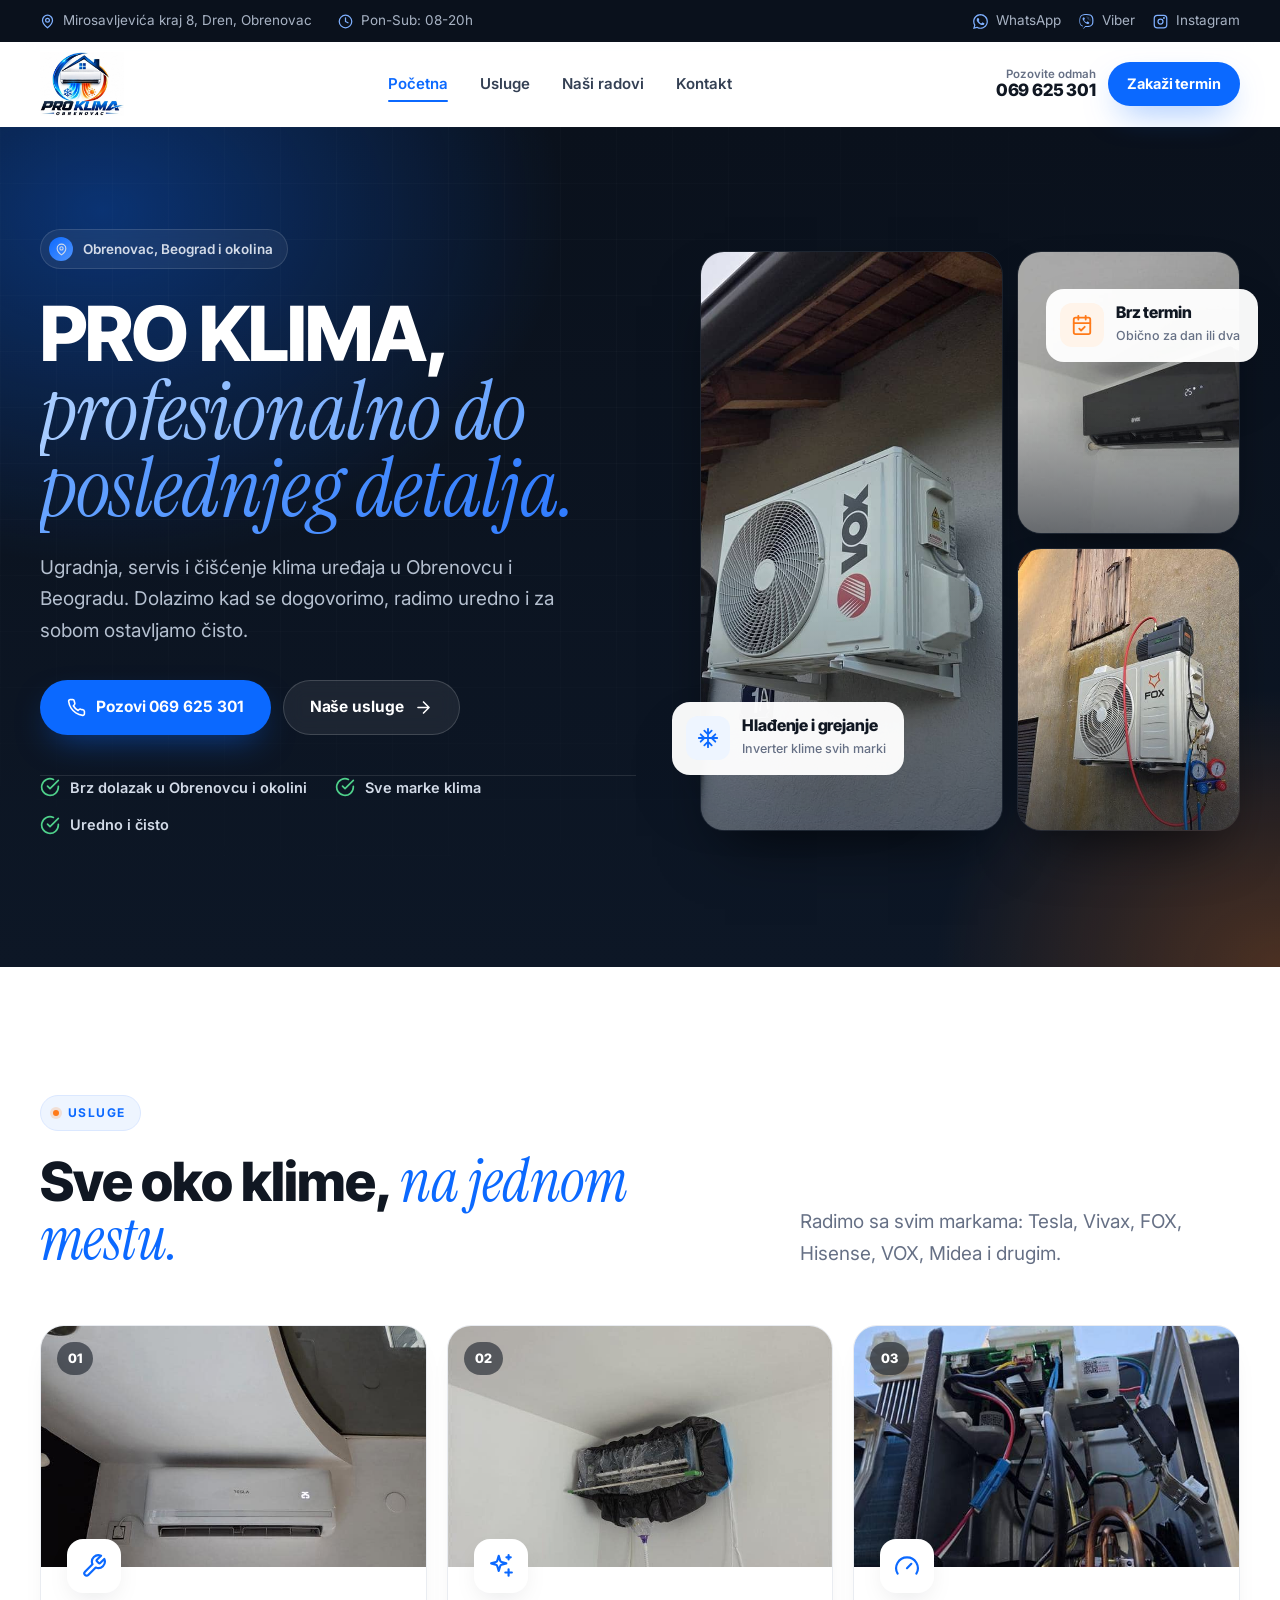
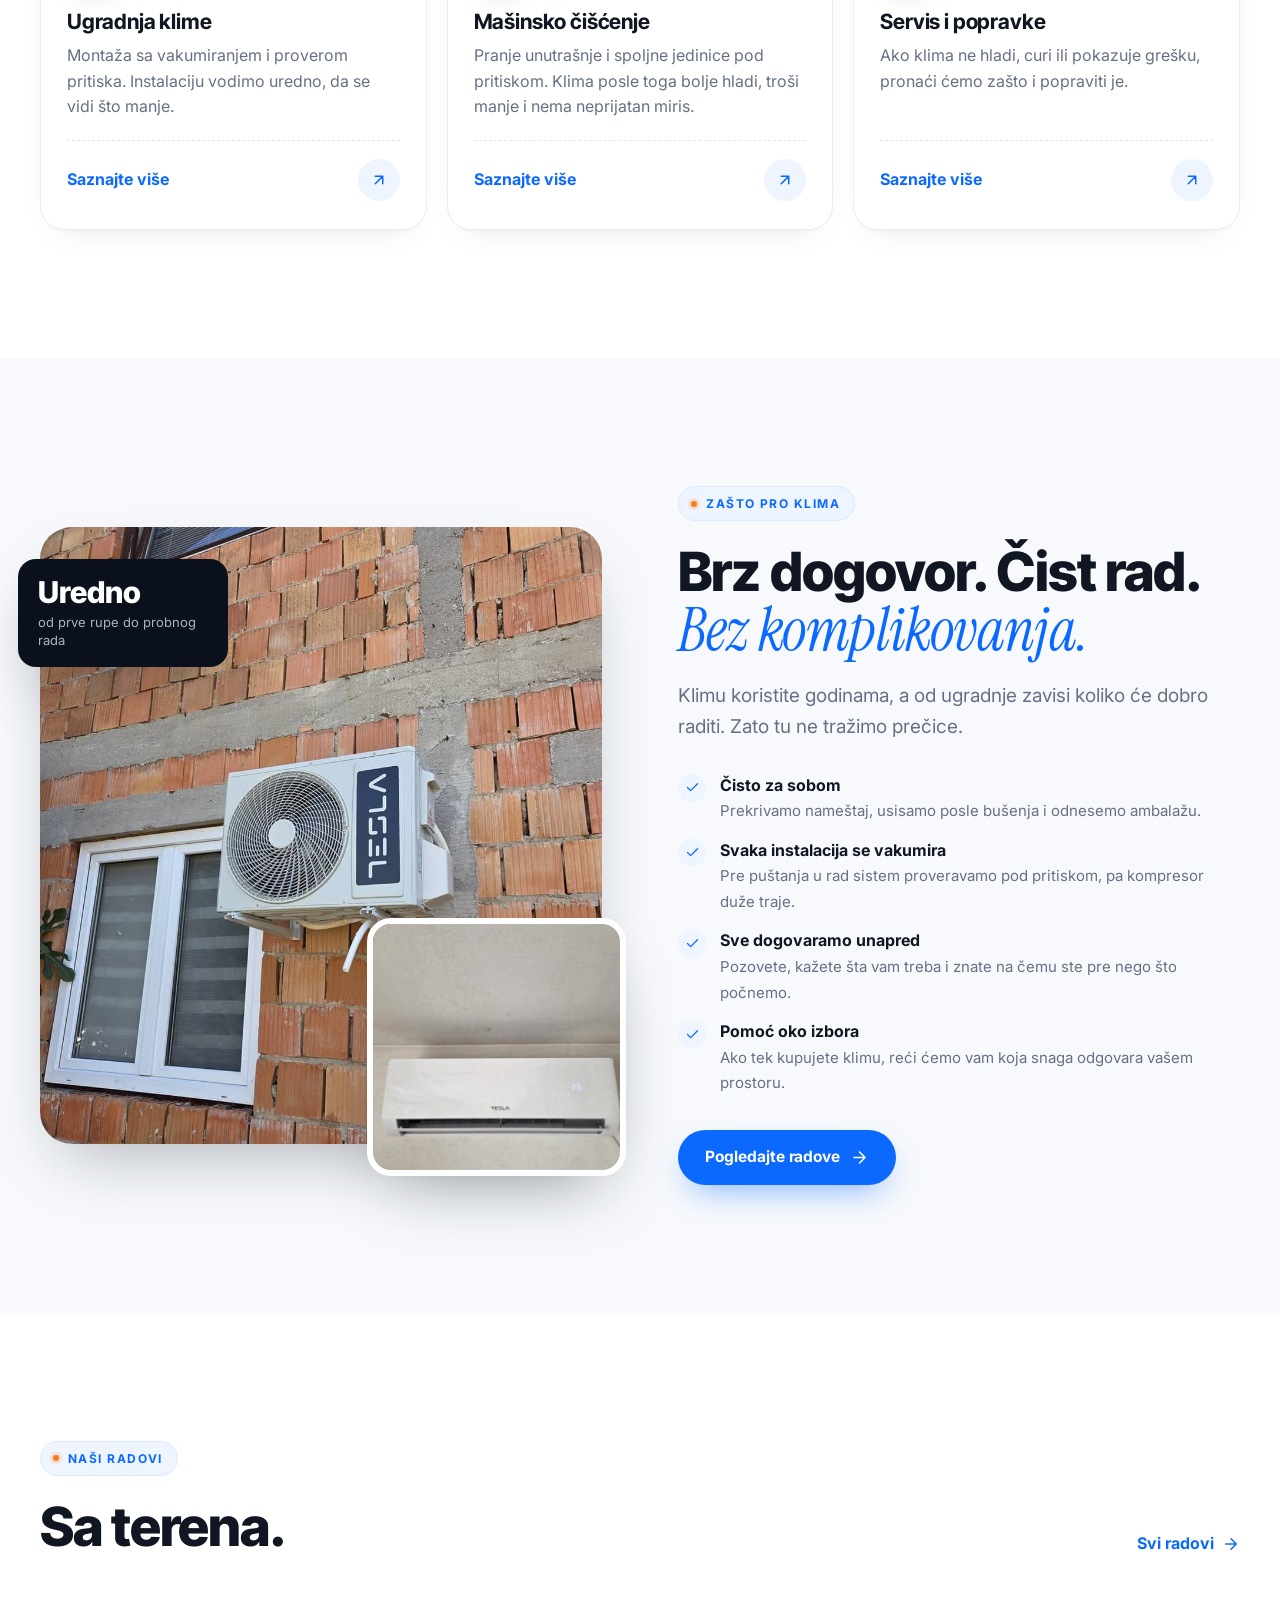
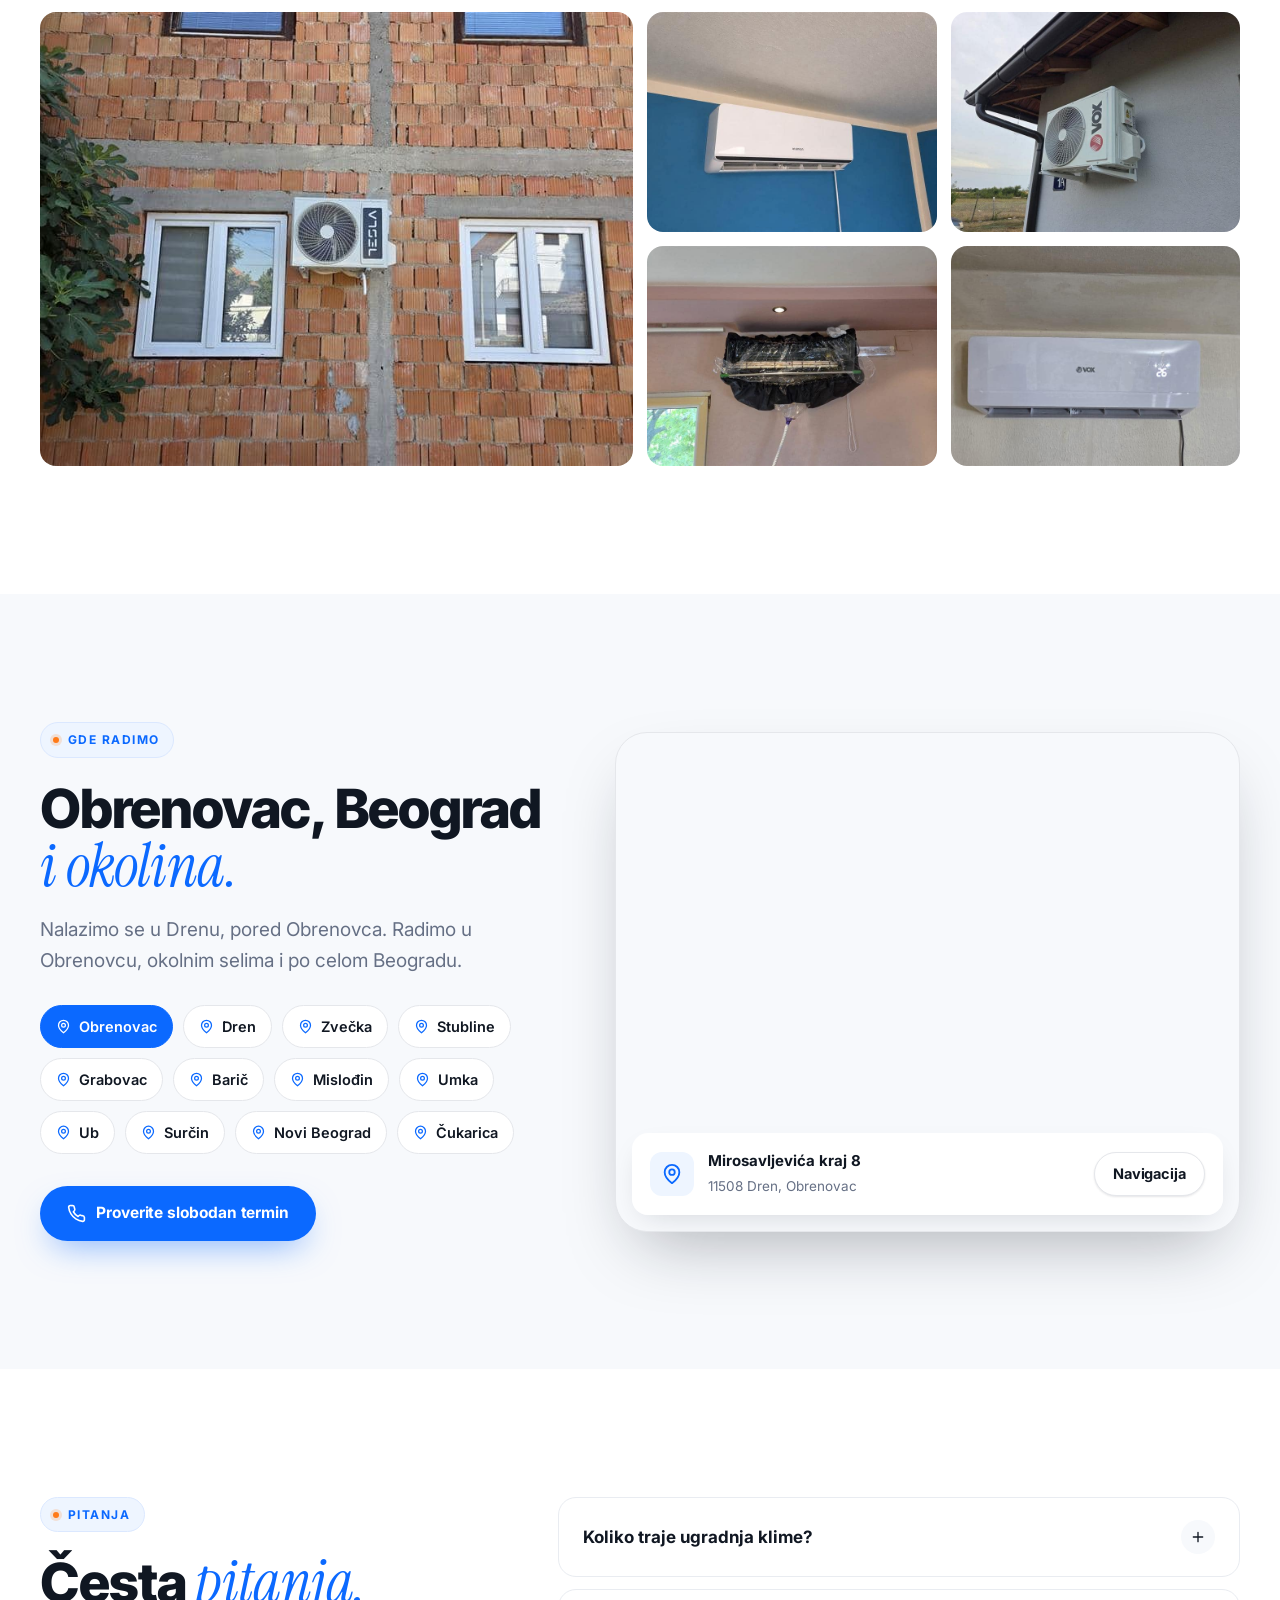
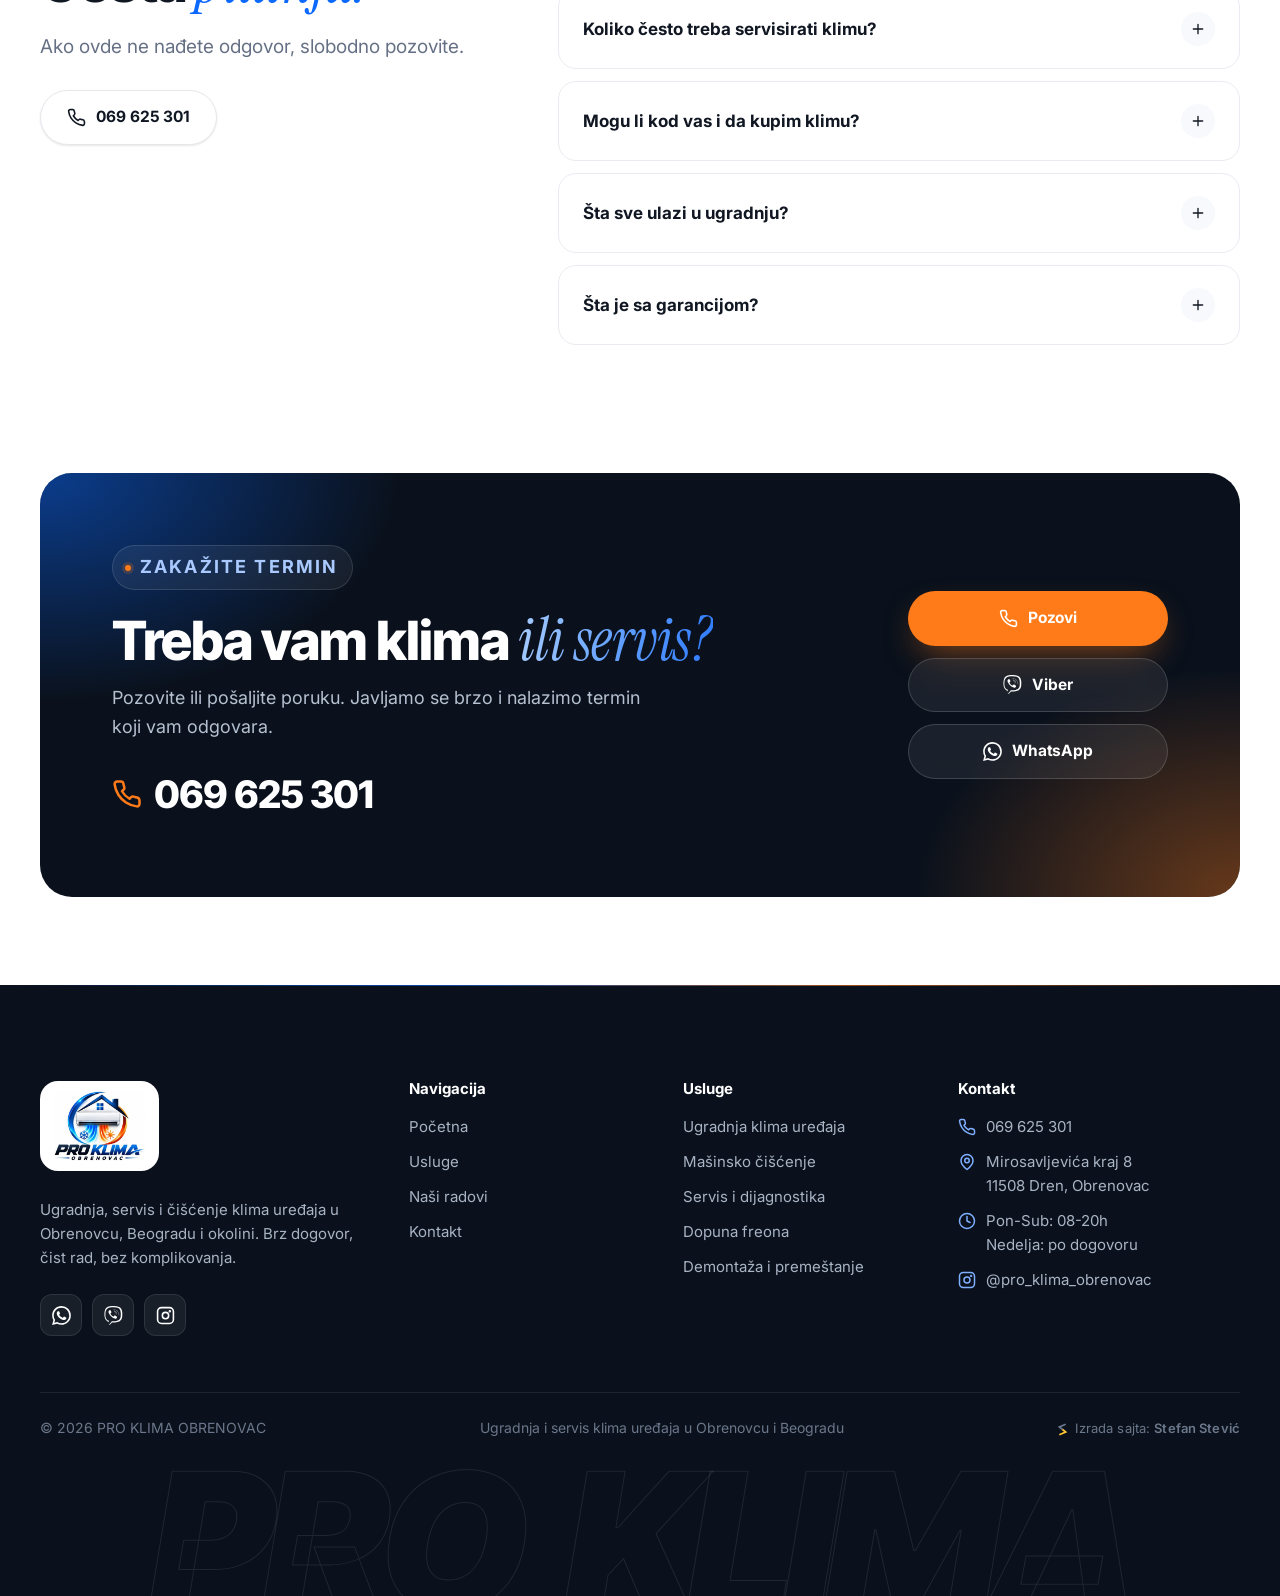
<file: index.html>
<!doctype html>
<html lang="sr-Latn">
<head>
  <meta charset="utf-8">
  <meta name="viewport" content="width=device-width, initial-scale=1">
  <title>PRO KLIMA Obrenovac | Ugradnja, servis i čišćenje klima uređaja</title>
  <meta name="description" content="Ugradnja, servis i mašinsko čišćenje klima uređaja u Obrenovcu, Beogradu i okolini. Pozovite 069 625 301.">
  <meta name="theme-color" content="#0a111c">
  <link rel="canonical" href="https://proklimaobrenovac.com/">
  <meta property="og:type" content="website">
  <meta property="og:locale" content="sr_RS">
  <meta property="og:title" content="PRO KLIMA Obrenovac | Ugradnja, servis i čišćenje klima uređaja">
  <meta property="og:description" content="Ugradnja, servis i mašinsko čišćenje klima uređaja u Obrenovcu, Beogradu i okolini. Pozovite 069 625 301.">
  <meta property="og:image" content="https://proklimaobrenovac.com/img/rad-17.jpg">
  <link rel="icon" href="img/logo.jpg">
  <link rel="preconnect" href="https://fonts.googleapis.com">
  <link rel="preconnect" href="https://fonts.gstatic.com" crossorigin>
  <link href="https://fonts.googleapis.com/css2?family=Instrument+Serif:ital@0;1&family=Inter:wght@400;500;600;700;800&family=Inter+Tight:ital,wght@0,600;0,700;0,800;0,900;1,800;1,900&display=swap" rel="stylesheet">
  <link rel="stylesheet" href="css/style.css?v=mv7pjp44">
  <script>document.documentElement.classList.add("js")</script>
  <script type="application/ld+json">{"@context":"https://schema.org","@type":"HVACBusiness","name":"PRO KLIMA OBRENOVAC","telephone":"+38169625301","url":"https://proklimaobrenovac.com","image":"https://proklimaobrenovac.com/img/logo.jpg","address":{"@type":"PostalAddress","streetAddress":"Mirosavljevića kraj 8","addressLocality":"Dren","postalCode":"11508","addressRegion":"Beograd","addressCountry":"RS"},"areaServed":["Obrenovac","Beograd"],"sameAs":["https://instagram.com/pro_klima_obrenovac"],"openingHours":"Mo-Sa 08:00-20:00"}</script>
</head>
<body data-page="index">

<div class="topbar">
  <div class="wrap">
    <div class="topbar-items">
      <span><svg viewBox="0 0 24 24" fill="none" stroke="currentColor" stroke-width="2" stroke-linecap="round" stroke-linejoin="round" aria-hidden="true"><path d="M20 10c0 6-8 12-8 12s-8-6-8-12a8 8 0 0 1 16 0z"/><circle cx="12" cy="10" r="3"/></svg> Mirosavljevića kraj 8, Dren, Obrenovac</span>
      <span class="hide-md"><svg viewBox="0 0 24 24" fill="none" stroke="currentColor" stroke-width="2" stroke-linecap="round" stroke-linejoin="round" aria-hidden="true"><circle cx="12" cy="12" r="10"/><path d="M12 6v6l4 2"/></svg> Pon-Sub: 08-20h</span>
    </div>
    <div class="social">
      <a href="https://wa.me/38169625301" target="_blank" rel="noopener"><svg viewBox="0 0 24 24" fill="currentColor" aria-hidden="true"><path d="M17.5 14.4c-.3-.1-1.8-.9-2-1-.3-.1-.5-.1-.7.2-.2.3-.8 1-.9 1.2-.2.2-.3.2-.6.1-.3-.1-1.3-.5-2.4-1.5-.9-.8-1.5-1.8-1.7-2.1-.2-.3 0-.5.1-.6l.4-.5c.2-.2.2-.3.3-.5.1-.2 0-.4 0-.5l-.9-2.2c-.2-.6-.5-.5-.7-.5h-.6c-.2 0-.5.1-.8.4-.3.3-1 1-1 2.5s1.1 2.9 1.2 3.1c.1.2 2.1 3.2 5.1 4.5.7.3 1.3.5 1.7.6.7.2 1.4.2 1.9.1.6-.1 1.8-.7 2-1.5.2-.7.2-1.3.2-1.5-.1-.1-.3-.2-.6-.3zM12 21.8c-1.8 0-3.5-.5-5-1.4l-.4-.2-3.7 1 1-3.6-.2-.4a9.8 9.8 0 0 1-1.5-5.2C2.2 6.6 6.6 2.2 12 2.2c2.6 0 5.1 1 6.9 2.9a9.7 9.7 0 0 1 2.9 6.9c0 5.4-4.4 9.8-9.8 9.8zm8.4-18.2A11.8 11.8 0 0 0 12 .1C5.5.1.2 5.4.2 11.9c0 2.1.5 4.1 1.6 5.9L.1 24l6.3-1.7a11.8 11.8 0 0 0 5.6 1.4c6.5 0 11.8-5.3 11.8-11.8 0-3.2-1.2-6.1-3.4-8.3z"/></svg> WhatsApp</a>
      <a href="viber://chat?number=%2B38169625301"><svg viewBox="0 0 24 24" fill="currentColor" aria-hidden="true"><path d="M11.4 0C9.5 0 5.3.2 3 2.3 1.3 4 .7 6.5.6 9.6c-.1 3.1-.1 8.9 5.5 10.5v2.4s0 1 .6 1.2c.8.2 1.2-.5 2-1.3l1.4-1.6c3.8.3 6.8-.4 7.1-.5.8-.3 5.1-.8 5.8-6.6.7-6-.4-9.8-2.4-11.5C19.9 1.7 17.6 0 12.3 0h-.9zm.1 1.7h.8c4.5 0 6.4 1.4 6.9 1.9 1.6 1.4 2.4 4.7 1.9 9.8-.6 4.9-4.2 5.2-4.9 5.4-.3.1-2.9.7-6.2.5 0 0-2.4 2.9-3.2 3.7-.1.1-.3.2-.4.1-.2 0-.2-.3-.2-.5v-4C1.4 17.3 1.7 12.4 1.8 9.8c.1-2.6.6-4.7 2-6.1 1.9-1.7 5.3-2 7.7-2zm.5 2.6c-.2 0-.2.3 0 .3 1.9 0 3.5.6 4.8 1.9 1.3 1.3 2 3 2 5.2 0 .2.3.2.3 0 0-2.3-.7-4.1-2.1-5.5-1.4-1.3-3.1-2-5-1.9zm-4.1.9c-.3 0-.6.1-.9.3-.6.5-1.1 1-1.3 1.6-.2.6 0 1.2.3 1.7.9 1.9 2.2 3.6 3.9 5 .8.7 1.7 1.3 2.7 1.8.8.4 1.5.7 2.2.5.6-.2 1.1-.7 1.5-1.3.3-.4.3-.9-.1-1.2-.6-.6-1.3-1.1-2-1.5-.5-.3-1 0-1.2.3l-.5.6c-.2.3-.6.2-.6.2-2.9-.8-3.7-3.7-3.7-3.7s0-.4.3-.6l.6-.5c.3-.2.5-.7.2-1.2-.4-.7-.9-1.4-1.5-2-.2-.1-.4-.2-.6-.2zm4.5.8c-.2 0-.2.3 0 .3 1.2.1 2.1.5 2.8 1.2.7.7 1 1.7 1 3 0 .2.3.2.3 0 0-1.4-.4-2.5-1.1-3.2-.8-.8-1.8-1.2-3-1.3zm.4 1.4c-.2 0-.2.3 0 .3 1.2.1 1.7.6 1.8 1.8 0 .2.3.2.3 0-.1-1.4-.8-2.1-2.1-2.1z"/></svg> Viber</a>
      <a href="https://instagram.com/pro_klima_obrenovac" target="_blank" rel="noopener" class="hide-md"><svg viewBox="0 0 24 24" fill="none" stroke="currentColor" stroke-width="2" stroke-linecap="round" stroke-linejoin="round" aria-hidden="true"><rect x="2" y="2" width="20" height="20" rx="5"/><circle cx="12" cy="12" r="4"/><circle cx="17.5" cy="6.5" r=".6" fill="currentColor"/></svg> Instagram</a>
    </div>
  </div>
</div>

<header class="header" id="header">
  <div class="wrap">
    <a class="brand" href="index.html" aria-label="PRO KLIMA Obrenovac, početna">
      <img src="img/logo.jpg" alt="PRO KLIMA Obrenovac logo" width="84" height="64">
    </a>
    <nav class="nav" aria-label="Glavna navigacija">
        <a href="index.html" aria-current="page">Početna</a>
        <a href="usluge.html">Usluge</a>
        <a href="radovi.html">Naši radovi</a>
        <a href="kontakt.html">Kontakt</a>
    </nav>
    <div class="header-cta">
      <a class="header-phone" href="tel:+38169625301"><small>Pozovite odmah</small><b>069 625 301</b></a>
      <a class="btn btn-primary btn-sm" href="kontakt.html">Zakaži termin</a>
      <button class="burger" type="button" aria-label="Otvori meni" aria-expanded="false" aria-controls="drawer"><span></span></button>
    </div>
  </div>
</header>

<div class="drawer" id="drawer" aria-hidden="true">
  <div class="drawer-backdrop" data-close></div>
  <div class="drawer-panel" role="dialog" aria-label="Meni">
    <div class="drawer-head">
      <img src="img/logo.jpg" alt="PRO KLIMA Obrenovac">
      <button class="drawer-close" type="button" aria-label="Zatvori meni" data-close><svg viewBox="0 0 24 24" fill="none" stroke="currentColor" stroke-width="2" stroke-linecap="round" stroke-linejoin="round" aria-hidden="true"><path d="M18 6 6 18M6 6l12 12"/></svg></button>
    </div>
    <nav>
        <a href="index.html" aria-current="page">Početna<svg viewBox="0 0 24 24" fill="none" stroke="currentColor" stroke-width="2" stroke-linecap="round" stroke-linejoin="round" aria-hidden="true"><path d="m9 18 6-6-6-6"/></svg></a>
        <a href="usluge.html">Usluge<svg viewBox="0 0 24 24" fill="none" stroke="currentColor" stroke-width="2" stroke-linecap="round" stroke-linejoin="round" aria-hidden="true"><path d="m9 18 6-6-6-6"/></svg></a>
        <a href="radovi.html">Naši radovi<svg viewBox="0 0 24 24" fill="none" stroke="currentColor" stroke-width="2" stroke-linecap="round" stroke-linejoin="round" aria-hidden="true"><path d="m9 18 6-6-6-6"/></svg></a>
        <a href="kontakt.html">Kontakt<svg viewBox="0 0 24 24" fill="none" stroke="currentColor" stroke-width="2" stroke-linecap="round" stroke-linejoin="round" aria-hidden="true"><path d="m9 18 6-6-6-6"/></svg></a>
    </nav>
    <div class="drawer-actions">
      <a class="btn btn-primary" href="tel:+38169625301"><svg viewBox="0 0 24 24" fill="none" stroke="currentColor" stroke-width="2" stroke-linecap="round" stroke-linejoin="round" aria-hidden="true"><path d="M22 16.9v3a2 2 0 0 1-2.2 2 19.8 19.8 0 0 1-8.6-3.1 19.5 19.5 0 0 1-6-6A19.8 19.8 0 0 1 2.1 4.2 2 2 0 0 1 4.1 2h3a2 2 0 0 1 2 1.7c.1.9.4 1.8.7 2.7a2 2 0 0 1-.5 2.1L8 9.8a16 16 0 0 0 6 6l1.3-1.3a2 2 0 0 1 2.1-.4c.9.3 1.8.6 2.7.7a2 2 0 0 1 1.7 2z"/></svg> 069 625 301</a>
      <a class="btn btn-ghost" href="https://wa.me/38169625301" target="_blank" rel="noopener"><svg viewBox="0 0 24 24" fill="currentColor" aria-hidden="true"><path d="M17.5 14.4c-.3-.1-1.8-.9-2-1-.3-.1-.5-.1-.7.2-.2.3-.8 1-.9 1.2-.2.2-.3.2-.6.1-.3-.1-1.3-.5-2.4-1.5-.9-.8-1.5-1.8-1.7-2.1-.2-.3 0-.5.1-.6l.4-.5c.2-.2.2-.3.3-.5.1-.2 0-.4 0-.5l-.9-2.2c-.2-.6-.5-.5-.7-.5h-.6c-.2 0-.5.1-.8.4-.3.3-1 1-1 2.5s1.1 2.9 1.2 3.1c.1.2 2.1 3.2 5.1 4.5.7.3 1.3.5 1.7.6.7.2 1.4.2 1.9.1.6-.1 1.8-.7 2-1.5.2-.7.2-1.3.2-1.5-.1-.1-.3-.2-.6-.3zM12 21.8c-1.8 0-3.5-.5-5-1.4l-.4-.2-3.7 1 1-3.6-.2-.4a9.8 9.8 0 0 1-1.5-5.2C2.2 6.6 6.6 2.2 12 2.2c2.6 0 5.1 1 6.9 2.9a9.7 9.7 0 0 1 2.9 6.9c0 5.4-4.4 9.8-9.8 9.8zm8.4-18.2A11.8 11.8 0 0 0 12 .1C5.5.1.2 5.4.2 11.9c0 2.1.5 4.1 1.6 5.9L.1 24l6.3-1.7a11.8 11.8 0 0 0 5.6 1.4c6.5 0 11.8-5.3 11.8-11.8 0-3.2-1.2-6.1-3.4-8.3z"/></svg> WhatsApp</a>
      <a class="btn btn-ghost" href="viber://chat?number=%2B38169625301"><svg viewBox="0 0 24 24" fill="currentColor" aria-hidden="true"><path d="M11.4 0C9.5 0 5.3.2 3 2.3 1.3 4 .7 6.5.6 9.6c-.1 3.1-.1 8.9 5.5 10.5v2.4s0 1 .6 1.2c.8.2 1.2-.5 2-1.3l1.4-1.6c3.8.3 6.8-.4 7.1-.5.8-.3 5.1-.8 5.8-6.6.7-6-.4-9.8-2.4-11.5C19.9 1.7 17.6 0 12.3 0h-.9zm.1 1.7h.8c4.5 0 6.4 1.4 6.9 1.9 1.6 1.4 2.4 4.7 1.9 9.8-.6 4.9-4.2 5.2-4.9 5.4-.3.1-2.9.7-6.2.5 0 0-2.4 2.9-3.2 3.7-.1.1-.3.2-.4.1-.2 0-.2-.3-.2-.5v-4C1.4 17.3 1.7 12.4 1.8 9.8c.1-2.6.6-4.7 2-6.1 1.9-1.7 5.3-2 7.7-2zm.5 2.6c-.2 0-.2.3 0 .3 1.9 0 3.5.6 4.8 1.9 1.3 1.3 2 3 2 5.2 0 .2.3.2.3 0 0-2.3-.7-4.1-2.1-5.5-1.4-1.3-3.1-2-5-1.9zm-4.1.9c-.3 0-.6.1-.9.3-.6.5-1.1 1-1.3 1.6-.2.6 0 1.2.3 1.7.9 1.9 2.2 3.6 3.9 5 .8.7 1.7 1.3 2.7 1.8.8.4 1.5.7 2.2.5.6-.2 1.1-.7 1.5-1.3.3-.4.3-.9-.1-1.2-.6-.6-1.3-1.1-2-1.5-.5-.3-1 0-1.2.3l-.5.6c-.2.3-.6.2-.6.2-2.9-.8-3.7-3.7-3.7-3.7s0-.4.3-.6l.6-.5c.3-.2.5-.7.2-1.2-.4-.7-.9-1.4-1.5-2-.2-.1-.4-.2-.6-.2zm4.5.8c-.2 0-.2.3 0 .3 1.2.1 2.1.5 2.8 1.2.7.7 1 1.7 1 3 0 .2.3.2.3 0 0-1.4-.4-2.5-1.1-3.2-.8-.8-1.8-1.2-3-1.3zm.4 1.4c-.2 0-.2.3 0 .3 1.2.1 1.7.6 1.8 1.8 0 .2.3.2.3 0-.1-1.4-.8-2.1-2.1-2.1z"/></svg> Viber</a>
    </div>
  </div>
</div>

<main id="main">
<section class="hero">
  <div class="wrap">
    <div>
      <div class="hero-badge" data-reveal><i><svg viewBox="0 0 24 24" fill="none" stroke="currentColor" stroke-width="2" stroke-linecap="round" stroke-linejoin="round" aria-hidden="true"><path d="M20 10c0 6-8 12-8 12s-8-6-8-12a8 8 0 0 1 16 0z"/><circle cx="12" cy="10" r="3"/></svg></i> Obrenovac, Beograd i okolina</div>
      <h1 data-reveal style="--d:.08s">PRO KLIMA,<br><span class="accent">profesionalno do poslednjeg detalja.</span></h1>
      <p class="lead" data-reveal style="--d:.16s">Ugradnja, servis i čišćenje klima uređaja u Obrenovcu i Beogradu. Dolazimo kad se dogovorimo, radimo uredno i za sobom ostavljamo čisto.</p>
      <div class="hero-actions" data-reveal style="--d:.24s">
        <a class="btn btn-primary" href="tel:+38169625301"><svg viewBox="0 0 24 24" fill="none" stroke="currentColor" stroke-width="2" stroke-linecap="round" stroke-linejoin="round" aria-hidden="true"><path d="M22 16.9v3a2 2 0 0 1-2.2 2 19.8 19.8 0 0 1-8.6-3.1 19.5 19.5 0 0 1-6-6A19.8 19.8 0 0 1 2.1 4.2 2 2 0 0 1 4.1 2h3a2 2 0 0 1 2 1.7c.1.9.4 1.8.7 2.7a2 2 0 0 1-.5 2.1L8 9.8a16 16 0 0 0 6 6l1.3-1.3a2 2 0 0 1 2.1-.4c.9.3 1.8.6 2.7.7a2 2 0 0 1 1.7 2z"/></svg> Pozovi 069 625 301</a>
        <a class="btn btn-glass" href="usluge.html">Naše usluge <svg viewBox="0 0 24 24" fill="none" stroke="currentColor" stroke-width="2" stroke-linecap="round" stroke-linejoin="round" aria-hidden="true"><path d="M5 12h14M12 5l7 7-7 7"/></svg></a>
      </div>
      <ul class="hero-points clean" data-reveal style="--d:.32s">
        <li><svg viewBox="0 0 24 24" fill="none" stroke="currentColor" stroke-width="2" stroke-linecap="round" stroke-linejoin="round" aria-hidden="true"><path d="M22 11.1V12a10 10 0 1 1-5.9-9.1"/><path d="m9 11 3 3L22 4"/></svg> Brz dolazak u Obrenovcu i okolini</li>
        <li><svg viewBox="0 0 24 24" fill="none" stroke="currentColor" stroke-width="2" stroke-linecap="round" stroke-linejoin="round" aria-hidden="true"><path d="M22 11.1V12a10 10 0 1 1-5.9-9.1"/><path d="m9 11 3 3L22 4"/></svg> Sve marke klima</li>
        <li><svg viewBox="0 0 24 24" fill="none" stroke="currentColor" stroke-width="2" stroke-linecap="round" stroke-linejoin="round" aria-hidden="true"><path d="M22 11.1V12a10 10 0 1 1-5.9-9.1"/><path d="m9 11 3 3L22 4"/></svg> Uredno i čisto</li>
      </ul>
    </div>

    <div class="hero-media" data-reveal style="--d:.2s">
      <figure><img src="img/rad-17.jpg" alt="Spoljna jedinica VOX klime ugrađena na kuću" fetchpriority="high"></figure>
      <figure><img src="img/rad-16-sm.jpg" alt="Crna unutrašnja jedinica klima uređaja"></figure>
      <figure><img src="img/rad-3-sm.jpg" alt="Servis klime, merenje pritiska manometrima"></figure>
      <div class="float-card fc-1"><span class="ic ic-blue"><svg viewBox="0 0 24 24" fill="none" stroke="currentColor" stroke-width="2" stroke-linecap="round" stroke-linejoin="round" aria-hidden="true"><path d="M2 12h20M12 2v20M20 16l-4-4 4-4M4 8l4 4-4 4M16 4l-4 4-4-4M8 20l4-4 4 4"/></svg></span><span><b>Hlađenje i grejanje</b><small>Inverter klime svih marki</small></span></div>
      <div class="float-card fc-2"><span class="ic ic-orange"><svg viewBox="0 0 24 24" fill="none" stroke="currentColor" stroke-width="2" stroke-linecap="round" stroke-linejoin="round" aria-hidden="true"><rect x="3" y="4" width="18" height="18" rx="2"/><path d="M16 2v4M8 2v4M3 10h18M9 16l2 2 4-4"/></svg></span><span><b>Brz termin</b><small>Obično za dan ili dva</small></span></div>
    </div>
  </div>
</section>

<section class="section">
  <div class="wrap">
    <div class="section-head">
      <div>
        <p class="eyebrow" data-reveal>Usluge</p>
        <h2 data-reveal style="--d:.08s">Sve oko klime, <span class="accent">na jednom mestu.</span></h2>
      </div>
      <p class="lead" data-reveal style="--d:.16s">Radimo sa svim markama: Tesla, Vivax, FOX, Hisense, VOX, Midea i drugim.</p>
    </div>
    <div class="svc-grid">
      <a class="svc-card" href="usluge.html#ugradnja" data-reveal>
        <div class="media"><img src="img/rad-7-sm.jpg" alt="Ugrađena unutrašnja jedinica klime" loading="lazy"><span class="num">01</span></div>
        <div class="body">
          <span class="icon"><svg viewBox="0 0 24 24" fill="none" stroke="currentColor" stroke-width="2" stroke-linecap="round" stroke-linejoin="round" aria-hidden="true"><path d="M14.7 6.3a1 1 0 0 0 0 1.4l1.6 1.6a1 1 0 0 0 1.4 0l3.8-3.8a6 6 0 0 1-7.9 7.9l-6.9 6.9a2.1 2.1 0 0 1-3-3l6.9-6.9a6 6 0 0 1 7.9-7.9l-3.8 3.8z"/></svg></span>
          <h3>Ugradnja klime</h3>
          <p>Montaža sa vakumiranjem i proverom pritiska. Instalaciju vodimo uredno, da se vidi što manje.</p>
          <div class="from"><span class="more">Saznajte više</span><span class="go"><svg viewBox="0 0 24 24" fill="none" stroke="currentColor" stroke-width="2" stroke-linecap="round" stroke-linejoin="round" aria-hidden="true"><path d="M7 17 17 7M7 7h10v10"/></svg></span></div>
        </div>
      </a>
      <a class="svc-card" href="usluge.html#ciscenje" data-reveal style="--d:.08s">
        <div class="media"><img src="img/nova-8-sm.jpg" alt="Mašinsko čišćenje unutrašnje jedinice sa zaštitnom vrećom" loading="lazy"><span class="num">02</span></div>
        <div class="body">
          <span class="icon"><svg viewBox="0 0 24 24" fill="none" stroke="currentColor" stroke-width="2" stroke-linecap="round" stroke-linejoin="round" aria-hidden="true"><path d="M9.9 2.6 11.2 7a2 2 0 0 0 1.3 1.3l4.4 1.3-4.4 1.3a2 2 0 0 0-1.3 1.3L9.9 16.6 8.6 12.2a2 2 0 0 0-1.3-1.3L2.9 9.6l4.4-1.3A2 2 0 0 0 8.6 7z"/><path d="M19 15v6M16 18h6M19 2v4M17 4h4"/></svg></span>
          <h3>Mašinsko čišćenje</h3>
          <p>Pranje unutrašnje i spoljne jedinice pod pritiskom. Klima posle toga bolje hladi, troši manje i nema neprijatan miris.</p>
          <div class="from"><span class="more">Saznajte više</span><span class="go"><svg viewBox="0 0 24 24" fill="none" stroke="currentColor" stroke-width="2" stroke-linecap="round" stroke-linejoin="round" aria-hidden="true"><path d="M7 17 17 7M7 7h10v10"/></svg></span></div>
        </div>
      </a>
      <a class="svc-card" href="usluge.html#servis" data-reveal style="--d:.16s">
        <div class="media"><img src="img/rad-12-sm.jpg" alt="Dijagnostika spoljne jedinice klime" loading="lazy" style="object-position:50% 70%"><span class="num">03</span></div>
        <div class="body">
          <span class="icon"><svg viewBox="0 0 24 24" fill="none" stroke="currentColor" stroke-width="2" stroke-linecap="round" stroke-linejoin="round" aria-hidden="true"><path d="m12 14 4-4"/><path d="M3.3 19a10 10 0 1 1 17.4 0"/></svg></span>
          <h3>Servis i popravke</h3>
          <p>Ako klima ne hladi, curi ili pokazuje grešku, pronaći ćemo zašto i popraviti je.</p>
          <div class="from"><span class="more">Saznajte više</span><span class="go"><svg viewBox="0 0 24 24" fill="none" stroke="currentColor" stroke-width="2" stroke-linecap="round" stroke-linejoin="round" aria-hidden="true"><path d="M7 17 17 7M7 7h10v10"/></svg></span></div>
        </div>
      </a>
    </div>
  </div>
</section>

<section class="section alt">
  <div class="wrap split">
    <div class="split-media" data-reveal>
      <div class="main"><img src="img/nova-15.jpg" alt="Tesla spoljna jedinica ugrađena na porodičnu kuću" loading="lazy"></div>
      <div class="inset"><img src="img/nova-5-sm.jpg" alt="Tesla unutrašnja jedinica iste klime" loading="lazy"></div>
      <div class="stamp"><b>Uredno</b><small>od prve rupe do probnog rada</small></div>
    </div>
    <div>
      <p class="eyebrow" data-reveal>Zašto PRO KLIMA</p>
      <h2 data-reveal style="--d:.08s">Brz dogovor. Čist rad. <span class="accent">Bez komplikovanja.</span></h2>
      <p class="lead" data-reveal style="--d:.16s">Klimu koristite godinama, a od ugradnje zavisi koliko će dobro raditi. Zato tu ne tražimo prečice.</p>
      <ul class="checks clean" data-reveal style="--d:.24s">
        <li><span class="ck"><svg viewBox="0 0 24 24" fill="none" stroke="currentColor" stroke-width="2" stroke-linecap="round" stroke-linejoin="round" aria-hidden="true" stroke-width="3"><path d="M20 6 9 17l-5-5"/></svg></span><div><b>Čisto za sobom</b><span>Prekrivamo nameštaj, usisamo posle bušenja i odnesemo ambalažu.</span></div></li>
        <li><span class="ck"><svg viewBox="0 0 24 24" fill="none" stroke="currentColor" stroke-width="2" stroke-linecap="round" stroke-linejoin="round" aria-hidden="true" stroke-width="3"><path d="M20 6 9 17l-5-5"/></svg></span><div><b>Svaka instalacija se vakumira</b><span>Pre puštanja u rad sistem proveravamo pod pritiskom, pa kompresor duže traje.</span></div></li>
        <li><span class="ck"><svg viewBox="0 0 24 24" fill="none" stroke="currentColor" stroke-width="2" stroke-linecap="round" stroke-linejoin="round" aria-hidden="true" stroke-width="3"><path d="M20 6 9 17l-5-5"/></svg></span><div><b>Sve dogovaramo unapred</b><span>Pozovete, kažete šta vam treba i znate na čemu ste pre nego što počnemo.</span></div></li>
        <li><span class="ck"><svg viewBox="0 0 24 24" fill="none" stroke="currentColor" stroke-width="2" stroke-linecap="round" stroke-linejoin="round" aria-hidden="true" stroke-width="3"><path d="M20 6 9 17l-5-5"/></svg></span><div><b>Pomoć oko izbora</b><span>Ako tek kupujete klimu, reći ćemo vam koja snaga odgovara vašem prostoru.</span></div></li>
      </ul>
      <a class="btn btn-primary" href="radovi.html" data-reveal style="--d:.3s">Pogledajte radove <svg viewBox="0 0 24 24" fill="none" stroke="currentColor" stroke-width="2" stroke-linecap="round" stroke-linejoin="round" aria-hidden="true"><path d="M5 12h14M12 5l7 7-7 7"/></svg></a>
    </div>
  </div>
</section>

<section class="section">
  <div class="wrap">
    <div class="section-head">
      <div>
        <p class="eyebrow" data-reveal>Naši radovi</p>
        <h2 data-reveal style="--d:.08s">Sa terena.</h2>
      </div>
      <a class="link-arrow" href="radovi.html" data-reveal>Svi radovi <svg viewBox="0 0 24 24" fill="none" stroke="currentColor" stroke-width="2" stroke-linecap="round" stroke-linejoin="round" aria-hidden="true"><path d="M5 12h14M12 5l7 7-7 7"/></svg></a>
    </div>
    <div class="gallery-grid" data-gallery>
      <figure class="g-item wide tall" data-reveal><img src="img/nova-12-sm.jpg" data-full="img/nova-12.jpg" alt="Spoljna jedinica na kući od cigle" loading="lazy"><figcaption>Kuća u izgradnji <svg viewBox="0 0 24 24" fill="none" stroke="currentColor" stroke-width="2" stroke-linecap="round" stroke-linejoin="round" aria-hidden="true"><circle cx="11" cy="11" r="8"/><path d="m21 21-4.3-4.3M11 8v6M8 11h6"/></svg></figcaption></figure>
      <figure class="g-item" data-reveal style="--d:.06s"><img src="img/nova-16-sm.jpg" data-full="img/nova-16.jpg" alt="Unutrašnja jedinica na plavom zidu" loading="lazy"><figcaption>Dnevna soba <svg viewBox="0 0 24 24" fill="none" stroke="currentColor" stroke-width="2" stroke-linecap="round" stroke-linejoin="round" aria-hidden="true"><circle cx="11" cy="11" r="8"/><path d="m21 21-4.3-4.3M11 8v6M8 11h6"/></svg></figcaption></figure>
      <figure class="g-item" data-reveal style="--d:.12s"><img src="img/rad-17-sm.jpg" data-full="img/rad-17.jpg" alt="VOX spoljna jedinica na kući" loading="lazy"><figcaption>VOX <svg viewBox="0 0 24 24" fill="none" stroke="currentColor" stroke-width="2" stroke-linecap="round" stroke-linejoin="round" aria-hidden="true"><circle cx="11" cy="11" r="8"/><path d="m21 21-4.3-4.3M11 8v6M8 11h6"/></svg></figcaption></figure>
      <figure class="g-item" data-reveal style="--d:.06s"><img src="img/nova-7-sm.jpg" data-full="img/nova-7.jpg" alt="Mašinsko čišćenje klime sa zaštitnom vrećom" loading="lazy"><figcaption>Mašinsko čišćenje <svg viewBox="0 0 24 24" fill="none" stroke="currentColor" stroke-width="2" stroke-linecap="round" stroke-linejoin="round" aria-hidden="true"><circle cx="11" cy="11" r="8"/><path d="m21 21-4.3-4.3M11 8v6M8 11h6"/></svg></figcaption></figure>
      <figure class="g-item" data-reveal style="--d:.12s"><img src="img/nova-10-sm.jpg" data-full="img/nova-10.jpg" alt="VOX unutrašnja jedinica" loading="lazy"><figcaption>VOX <svg viewBox="0 0 24 24" fill="none" stroke="currentColor" stroke-width="2" stroke-linecap="round" stroke-linejoin="round" aria-hidden="true"><circle cx="11" cy="11" r="8"/><path d="m21 21-4.3-4.3M11 8v6M8 11h6"/></svg></figcaption></figure>
    </div>
  </div>
</section>

<section class="section reviews" style="padding-top:0">
  <div class="wrap">
    <div class="section-head">
      <div>
        <p class="eyebrow" data-reveal>Recenzije</p>
        <h2 data-reveal style="--d:.08s">Šta kažu <span class="accent">naši klijenti.</span></h2>
      </div>
      <div class="rating-summary" data-reveal style="--d:.16s">
        <span class="g"><svg viewBox="0 0 24 24" aria-hidden="true"><path fill="#4285F4" d="M23.5 12.3c0-.8-.1-1.6-.2-2.3H12v4.4h6.5a5.5 5.5 0 0 1-2.4 3.6v3h3.9c2.2-2.1 3.5-5.1 3.5-8.7z"/><path fill="#34A853" d="M12 24c3.2 0 6-1.1 8-2.9l-3.9-3c-1.1.7-2.5 1.2-4.1 1.2-3.1 0-5.8-2.1-6.7-5H1.3v3.1A12 12 0 0 0 12 24z"/><path fill="#FBBC05" d="M5.3 14.3a7.2 7.2 0 0 1 0-4.6V6.6H1.3a12 12 0 0 0 0 10.8z"/><path fill="#EA4335" d="M12 4.8c1.8 0 3.3.6 4.6 1.8l3.4-3.4A12 12 0 0 0 1.3 6.6l4 3.1c.9-2.8 3.6-4.9 6.7-4.9z"/></svg></span>
        <span><b data-rating>5,0</b> <span class="stars"><svg viewBox="0 0 24 24" fill="currentColor" aria-hidden="true"><path d="M12 2.5l2.9 6.1 6.6.8-4.9 4.6 1.3 6.6L12 17.3l-5.9 3.3 1.3-6.6-4.9-4.6 6.6-.8z"/></svg><svg viewBox="0 0 24 24" fill="currentColor" aria-hidden="true"><path d="M12 2.5l2.9 6.1 6.6.8-4.9 4.6 1.3 6.6L12 17.3l-5.9 3.3 1.3-6.6-4.9-4.6 6.6-.8z"/></svg><svg viewBox="0 0 24 24" fill="currentColor" aria-hidden="true"><path d="M12 2.5l2.9 6.1 6.6.8-4.9 4.6 1.3 6.6L12 17.3l-5.9 3.3 1.3-6.6-4.9-4.6 6.6-.8z"/></svg><svg viewBox="0 0 24 24" fill="currentColor" aria-hidden="true"><path d="M12 2.5l2.9 6.1 6.6.8-4.9 4.6 1.3 6.6L12 17.3l-5.9 3.3 1.3-6.6-4.9-4.6 6.6-.8z"/></svg><svg viewBox="0 0 24 24" fill="currentColor" aria-hidden="true"><path d="M12 2.5l2.9 6.1 6.6.8-4.9 4.6 1.3 6.6L12 17.3l-5.9 3.3 1.3-6.6-4.9-4.6 6.6-.8z"/></svg></span><small>Google recenzije</small></span>
      </div>
    </div>
  </div>
  <div class="review-rows" data-reviews></div>
</section>

<section class="section alt">
  <div class="wrap coverage">
    <div>
      <p class="eyebrow" data-reveal>Gde radimo</p>
      <h2 data-reveal style="--d:.08s">Obrenovac, Beograd <span class="accent">i okolina.</span></h2>
      <p class="lead" data-reveal style="--d:.16s">Nalazimo se u Drenu, pored Obrenovca. Radimo u Obrenovcu, okolnim selima i po celom Beogradu.</p>
      <div class="chips" data-reveal style="--d:.24s">
        <span class="chip main"><svg viewBox="0 0 24 24" fill="none" stroke="currentColor" stroke-width="2" stroke-linecap="round" stroke-linejoin="round" aria-hidden="true"><path d="M20 10c0 6-8 12-8 12s-8-6-8-12a8 8 0 0 1 16 0z"/><circle cx="12" cy="10" r="3"/></svg> Obrenovac</span>
        <span class="chip"><svg viewBox="0 0 24 24" fill="none" stroke="currentColor" stroke-width="2" stroke-linecap="round" stroke-linejoin="round" aria-hidden="true"><path d="M20 10c0 6-8 12-8 12s-8-6-8-12a8 8 0 0 1 16 0z"/><circle cx="12" cy="10" r="3"/></svg> Dren</span>
        <span class="chip"><svg viewBox="0 0 24 24" fill="none" stroke="currentColor" stroke-width="2" stroke-linecap="round" stroke-linejoin="round" aria-hidden="true"><path d="M20 10c0 6-8 12-8 12s-8-6-8-12a8 8 0 0 1 16 0z"/><circle cx="12" cy="10" r="3"/></svg> Zvečka</span>
        <span class="chip"><svg viewBox="0 0 24 24" fill="none" stroke="currentColor" stroke-width="2" stroke-linecap="round" stroke-linejoin="round" aria-hidden="true"><path d="M20 10c0 6-8 12-8 12s-8-6-8-12a8 8 0 0 1 16 0z"/><circle cx="12" cy="10" r="3"/></svg> Stubline</span>
        <span class="chip"><svg viewBox="0 0 24 24" fill="none" stroke="currentColor" stroke-width="2" stroke-linecap="round" stroke-linejoin="round" aria-hidden="true"><path d="M20 10c0 6-8 12-8 12s-8-6-8-12a8 8 0 0 1 16 0z"/><circle cx="12" cy="10" r="3"/></svg> Grabovac</span>
        <span class="chip"><svg viewBox="0 0 24 24" fill="none" stroke="currentColor" stroke-width="2" stroke-linecap="round" stroke-linejoin="round" aria-hidden="true"><path d="M20 10c0 6-8 12-8 12s-8-6-8-12a8 8 0 0 1 16 0z"/><circle cx="12" cy="10" r="3"/></svg> Barič</span>
        <span class="chip"><svg viewBox="0 0 24 24" fill="none" stroke="currentColor" stroke-width="2" stroke-linecap="round" stroke-linejoin="round" aria-hidden="true"><path d="M20 10c0 6-8 12-8 12s-8-6-8-12a8 8 0 0 1 16 0z"/><circle cx="12" cy="10" r="3"/></svg> Mislođin</span>
        <span class="chip"><svg viewBox="0 0 24 24" fill="none" stroke="currentColor" stroke-width="2" stroke-linecap="round" stroke-linejoin="round" aria-hidden="true"><path d="M20 10c0 6-8 12-8 12s-8-6-8-12a8 8 0 0 1 16 0z"/><circle cx="12" cy="10" r="3"/></svg> Umka</span>
        <span class="chip"><svg viewBox="0 0 24 24" fill="none" stroke="currentColor" stroke-width="2" stroke-linecap="round" stroke-linejoin="round" aria-hidden="true"><path d="M20 10c0 6-8 12-8 12s-8-6-8-12a8 8 0 0 1 16 0z"/><circle cx="12" cy="10" r="3"/></svg> Ub</span>
        <span class="chip"><svg viewBox="0 0 24 24" fill="none" stroke="currentColor" stroke-width="2" stroke-linecap="round" stroke-linejoin="round" aria-hidden="true"><path d="M20 10c0 6-8 12-8 12s-8-6-8-12a8 8 0 0 1 16 0z"/><circle cx="12" cy="10" r="3"/></svg> Surčin</span>
        <span class="chip"><svg viewBox="0 0 24 24" fill="none" stroke="currentColor" stroke-width="2" stroke-linecap="round" stroke-linejoin="round" aria-hidden="true"><path d="M20 10c0 6-8 12-8 12s-8-6-8-12a8 8 0 0 1 16 0z"/><circle cx="12" cy="10" r="3"/></svg> Novi Beograd</span>
        <span class="chip"><svg viewBox="0 0 24 24" fill="none" stroke="currentColor" stroke-width="2" stroke-linecap="round" stroke-linejoin="round" aria-hidden="true"><path d="M20 10c0 6-8 12-8 12s-8-6-8-12a8 8 0 0 1 16 0z"/><circle cx="12" cy="10" r="3"/></svg> Čukarica</span>
      </div>
      <a class="btn btn-primary" href="tel:+38169625301" data-reveal><svg viewBox="0 0 24 24" fill="none" stroke="currentColor" stroke-width="2" stroke-linecap="round" stroke-linejoin="round" aria-hidden="true"><path d="M22 16.9v3a2 2 0 0 1-2.2 2 19.8 19.8 0 0 1-8.6-3.1 19.5 19.5 0 0 1-6-6A19.8 19.8 0 0 1 2.1 4.2 2 2 0 0 1 4.1 2h3a2 2 0 0 1 2 1.7c.1.9.4 1.8.7 2.7a2 2 0 0 1-.5 2.1L8 9.8a16 16 0 0 0 6 6l1.3-1.3a2 2 0 0 1 2.1-.4c.9.3 1.8.6 2.7.7a2 2 0 0 1 1.7 2z"/></svg> Proverite slobodan termin</a>
    </div>
    <div class="map-card" data-reveal style="--d:.1s">
      <iframe src="https://maps.google.com/maps?q=Mirosavljevi%C4%87a%20kraj%208%2C%20Dren%2011508&z=13&output=embed" loading="lazy" referrerpolicy="no-referrer-when-downgrade" title="Lokacija PRO KLIMA Obrenovac na mapi"></iframe>
      <div class="addr">
        <span class="ic ic-blue"><svg viewBox="0 0 24 24" fill="none" stroke="currentColor" stroke-width="2" stroke-linecap="round" stroke-linejoin="round" aria-hidden="true"><path d="M20 10c0 6-8 12-8 12s-8-6-8-12a8 8 0 0 1 16 0z"/><circle cx="12" cy="10" r="3"/></svg></span>
        <span><b>Mirosavljevića kraj 8</b><small>11508 Dren, Obrenovac</small></span>
        <a class="btn btn-ghost btn-sm" href="https://www.google.com/maps/search/?api=1&query=Mirosavljevi%C4%87a+kraj+8%2C+Dren+11508" target="_blank" rel="noopener">Navigacija</a>
      </div>
    </div>
  </div>
</section>

<section class="section">
  <div class="wrap faq-wrap">
    <div class="sticky">
      <p class="eyebrow" data-reveal>Pitanja</p>
      <h2 data-reveal style="--d:.08s">Česta <span class="accent">pitanja.</span></h2>
      <p class="lead" data-reveal style="--d:.16s">Ako ovde ne nađete odgovor, slobodno pozovite.</p>
      <p data-reveal style="--d:.24s;margin-top:28px"><a class="btn btn-ghost" href="tel:+38169625301"><svg viewBox="0 0 24 24" fill="none" stroke="currentColor" stroke-width="2" stroke-linecap="round" stroke-linejoin="round" aria-hidden="true"><path d="M22 16.9v3a2 2 0 0 1-2.2 2 19.8 19.8 0 0 1-8.6-3.1 19.5 19.5 0 0 1-6-6A19.8 19.8 0 0 1 2.1 4.2 2 2 0 0 1 4.1 2h3a2 2 0 0 1 2 1.7c.1.9.4 1.8.7 2.7a2 2 0 0 1-.5 2.1L8 9.8a16 16 0 0 0 6 6l1.3-1.3a2 2 0 0 1 2.1-.4c.9.3 1.8.6 2.7.7a2 2 0 0 1 1.7 2z"/></svg> 069 625 301</a></p>
    </div>
    <div class="faq">
      <details data-reveal><summary>Koliko traje ugradnja klime? <span class="pm"><svg viewBox="0 0 24 24" fill="none" stroke="currentColor" stroke-width="2" stroke-linecap="round" stroke-linejoin="round" aria-hidden="true"><path d="M12 5v14M5 12h14"/></svg></span></summary><div class="ans">Jedna klima se obično ugradi za dva do tri sata. Ako je instalacija duža ili se radi na visini, potrajaće malo više, ali to vam kažemo unapred.</div></details>
      <details data-reveal><summary>Koliko često treba servisirati klimu? <span class="pm"><svg viewBox="0 0 24 24" fill="none" stroke="currentColor" stroke-width="2" stroke-linecap="round" stroke-linejoin="round" aria-hidden="true"><path d="M12 5v14M5 12h14"/></svg></span></summary><div class="ans">Jednom godišnje je dovoljno, najbolje pred leto. Ako klimom i grejete ili imate kućne ljubimce, bolje je dva puta godišnje.</div></details>
      <details data-reveal><summary>Mogu li kod vas i da kupim klimu? <span class="pm"><svg viewBox="0 0 24 24" fill="none" stroke="currentColor" stroke-width="2" stroke-linecap="round" stroke-linejoin="round" aria-hidden="true"><path d="M12 5v14M5 12h14"/></svg></span></summary><div class="ans">Možete. Pomoći ćemo vam da izaberete klimu koja odgovara vašem prostoru i budžetu, a ako ste je već kupili, mi je samo ugradimo.</div></details>
      <details data-reveal><summary>Šta sve ulazi u ugradnju? <span class="pm"><svg viewBox="0 0 24 24" fill="none" stroke="currentColor" stroke-width="2" stroke-linecap="round" stroke-linejoin="round" aria-hidden="true"><path d="M12 5v14M5 12h14"/></svg></span></summary><div class="ans">Do 3 metra bakarnih cevi sa izolacijom, kabl, crevo za vodu, nosači za spoljnu jedinicu, bušenje jednog otvora, vakumiranje, provera pritiska i probni rad.</div></details>
      <details data-reveal><summary>Šta je sa garancijom? <span class="pm"><svg viewBox="0 0 24 24" fill="none" stroke="currentColor" stroke-width="2" stroke-linecap="round" stroke-linejoin="round" aria-hidden="true"><path d="M12 5v14M5 12h14"/></svg></span></summary><div class="ans">Uređaj ima fabričku garanciju, a za nju je uslov da je klima pravilno ugrađena. Ako posle ugradnje nešto nije kako treba, dolazimo i sređujemo.</div></details>
    </div>
  </div>
</section>

<section class="section tight" style="padding-top:0">
  <div class="wrap">
    <div class="cta-band" data-reveal>
      <div>
        <p class="eyebrow">Zakažite termin</p>
        <h2>Treba vam klima <span class="accent">ili servis?</span></h2>
        <p>Pozovite ili pošaljite poruku. Javljamo se brzo i nalazimo termin koji vam odgovara.</p>
        <a class="cta-phone" href="tel:+38169625301"><svg viewBox="0 0 24 24" fill="none" stroke="currentColor" stroke-width="2" stroke-linecap="round" stroke-linejoin="round" aria-hidden="true"><path d="M22 16.9v3a2 2 0 0 1-2.2 2 19.8 19.8 0 0 1-8.6-3.1 19.5 19.5 0 0 1-6-6A19.8 19.8 0 0 1 2.1 4.2 2 2 0 0 1 4.1 2h3a2 2 0 0 1 2 1.7c.1.9.4 1.8.7 2.7a2 2 0 0 1-.5 2.1L8 9.8a16 16 0 0 0 6 6l1.3-1.3a2 2 0 0 1 2.1-.4c.9.3 1.8.6 2.7.7a2 2 0 0 1 1.7 2z"/></svg> 069 625 301</a>
      </div>
      <div class="actions">
        <a class="btn btn-orange" href="tel:+38169625301"><svg viewBox="0 0 24 24" fill="none" stroke="currentColor" stroke-width="2" stroke-linecap="round" stroke-linejoin="round" aria-hidden="true"><path d="M22 16.9v3a2 2 0 0 1-2.2 2 19.8 19.8 0 0 1-8.6-3.1 19.5 19.5 0 0 1-6-6A19.8 19.8 0 0 1 2.1 4.2 2 2 0 0 1 4.1 2h3a2 2 0 0 1 2 1.7c.1.9.4 1.8.7 2.7a2 2 0 0 1-.5 2.1L8 9.8a16 16 0 0 0 6 6l1.3-1.3a2 2 0 0 1 2.1-.4c.9.3 1.8.6 2.7.7a2 2 0 0 1 1.7 2z"/></svg> Pozovi</a>
        <a class="btn btn-glass" href="viber://chat?number=%2B38169625301"><svg viewBox="0 0 24 24" fill="currentColor" aria-hidden="true"><path d="M11.4 0C9.5 0 5.3.2 3 2.3 1.3 4 .7 6.5.6 9.6c-.1 3.1-.1 8.9 5.5 10.5v2.4s0 1 .6 1.2c.8.2 1.2-.5 2-1.3l1.4-1.6c3.8.3 6.8-.4 7.1-.5.8-.3 5.1-.8 5.8-6.6.7-6-.4-9.8-2.4-11.5C19.9 1.7 17.6 0 12.3 0h-.9zm.1 1.7h.8c4.5 0 6.4 1.4 6.9 1.9 1.6 1.4 2.4 4.7 1.9 9.8-.6 4.9-4.2 5.2-4.9 5.4-.3.1-2.9.7-6.2.5 0 0-2.4 2.9-3.2 3.7-.1.1-.3.2-.4.1-.2 0-.2-.3-.2-.5v-4C1.4 17.3 1.7 12.4 1.8 9.8c.1-2.6.6-4.7 2-6.1 1.9-1.7 5.3-2 7.7-2zm.5 2.6c-.2 0-.2.3 0 .3 1.9 0 3.5.6 4.8 1.9 1.3 1.3 2 3 2 5.2 0 .2.3.2.3 0 0-2.3-.7-4.1-2.1-5.5-1.4-1.3-3.1-2-5-1.9zm-4.1.9c-.3 0-.6.1-.9.3-.6.5-1.1 1-1.3 1.6-.2.6 0 1.2.3 1.7.9 1.9 2.2 3.6 3.9 5 .8.7 1.7 1.3 2.7 1.8.8.4 1.5.7 2.2.5.6-.2 1.1-.7 1.5-1.3.3-.4.3-.9-.1-1.2-.6-.6-1.3-1.1-2-1.5-.5-.3-1 0-1.2.3l-.5.6c-.2.3-.6.2-.6.2-2.9-.8-3.7-3.7-3.7-3.7s0-.4.3-.6l.6-.5c.3-.2.5-.7.2-1.2-.4-.7-.9-1.4-1.5-2-.2-.1-.4-.2-.6-.2zm4.5.8c-.2 0-.2.3 0 .3 1.2.1 2.1.5 2.8 1.2.7.7 1 1.7 1 3 0 .2.3.2.3 0 0-1.4-.4-2.5-1.1-3.2-.8-.8-1.8-1.2-3-1.3zm.4 1.4c-.2 0-.2.3 0 .3 1.2.1 1.7.6 1.8 1.8 0 .2.3.2.3 0-.1-1.4-.8-2.1-2.1-2.1z"/></svg> Viber</a>
        <a class="btn btn-glass" href="https://wa.me/38169625301" target="_blank" rel="noopener"><svg viewBox="0 0 24 24" fill="currentColor" aria-hidden="true"><path d="M17.5 14.4c-.3-.1-1.8-.9-2-1-.3-.1-.5-.1-.7.2-.2.3-.8 1-.9 1.2-.2.2-.3.2-.6.1-.3-.1-1.3-.5-2.4-1.5-.9-.8-1.5-1.8-1.7-2.1-.2-.3 0-.5.1-.6l.4-.5c.2-.2.2-.3.3-.5.1-.2 0-.4 0-.5l-.9-2.2c-.2-.6-.5-.5-.7-.5h-.6c-.2 0-.5.1-.8.4-.3.3-1 1-1 2.5s1.1 2.9 1.2 3.1c.1.2 2.1 3.2 5.1 4.5.7.3 1.3.5 1.7.6.7.2 1.4.2 1.9.1.6-.1 1.8-.7 2-1.5.2-.7.2-1.3.2-1.5-.1-.1-.3-.2-.6-.3zM12 21.8c-1.8 0-3.5-.5-5-1.4l-.4-.2-3.7 1 1-3.6-.2-.4a9.8 9.8 0 0 1-1.5-5.2C2.2 6.6 6.6 2.2 12 2.2c2.6 0 5.1 1 6.9 2.9a9.7 9.7 0 0 1 2.9 6.9c0 5.4-4.4 9.8-9.8 9.8zm8.4-18.2A11.8 11.8 0 0 0 12 .1C5.5.1.2 5.4.2 11.9c0 2.1.5 4.1 1.6 5.9L.1 24l6.3-1.7a11.8 11.8 0 0 0 5.6 1.4c6.5 0 11.8-5.3 11.8-11.8 0-3.2-1.2-6.1-3.4-8.3z"/></svg> WhatsApp</a>
      </div>
    </div>
  </div>
</section>

</main>

<footer class="footer">
  <div class="wrap">
    <div class="footer-grid">
      <div>
        <a href="index.html" class="footer-logo"><img src="img/logo.jpg" alt="PRO KLIMA Obrenovac"></a>
        <p>Ugradnja, servis i čišćenje klima uređaja u Obrenovcu, Beogradu i okolini. Brz dogovor, čist rad, bez komplikovanja.</p>
        <div class="socials">
          <a href="https://wa.me/38169625301" target="_blank" rel="noopener" aria-label="WhatsApp"><svg viewBox="0 0 24 24" fill="currentColor" aria-hidden="true"><path d="M17.5 14.4c-.3-.1-1.8-.9-2-1-.3-.1-.5-.1-.7.2-.2.3-.8 1-.9 1.2-.2.2-.3.2-.6.1-.3-.1-1.3-.5-2.4-1.5-.9-.8-1.5-1.8-1.7-2.1-.2-.3 0-.5.1-.6l.4-.5c.2-.2.2-.3.3-.5.1-.2 0-.4 0-.5l-.9-2.2c-.2-.6-.5-.5-.7-.5h-.6c-.2 0-.5.1-.8.4-.3.3-1 1-1 2.5s1.1 2.9 1.2 3.1c.1.2 2.1 3.2 5.1 4.5.7.3 1.3.5 1.7.6.7.2 1.4.2 1.9.1.6-.1 1.8-.7 2-1.5.2-.7.2-1.3.2-1.5-.1-.1-.3-.2-.6-.3zM12 21.8c-1.8 0-3.5-.5-5-1.4l-.4-.2-3.7 1 1-3.6-.2-.4a9.8 9.8 0 0 1-1.5-5.2C2.2 6.6 6.6 2.2 12 2.2c2.6 0 5.1 1 6.9 2.9a9.7 9.7 0 0 1 2.9 6.9c0 5.4-4.4 9.8-9.8 9.8zm8.4-18.2A11.8 11.8 0 0 0 12 .1C5.5.1.2 5.4.2 11.9c0 2.1.5 4.1 1.6 5.9L.1 24l6.3-1.7a11.8 11.8 0 0 0 5.6 1.4c6.5 0 11.8-5.3 11.8-11.8 0-3.2-1.2-6.1-3.4-8.3z"/></svg></a>
          <a href="viber://chat?number=%2B38169625301" aria-label="Viber"><svg viewBox="0 0 24 24" fill="currentColor" aria-hidden="true"><path d="M11.4 0C9.5 0 5.3.2 3 2.3 1.3 4 .7 6.5.6 9.6c-.1 3.1-.1 8.9 5.5 10.5v2.4s0 1 .6 1.2c.8.2 1.2-.5 2-1.3l1.4-1.6c3.8.3 6.8-.4 7.1-.5.8-.3 5.1-.8 5.8-6.6.7-6-.4-9.8-2.4-11.5C19.9 1.7 17.6 0 12.3 0h-.9zm.1 1.7h.8c4.5 0 6.4 1.4 6.9 1.9 1.6 1.4 2.4 4.7 1.9 9.8-.6 4.9-4.2 5.2-4.9 5.4-.3.1-2.9.7-6.2.5 0 0-2.4 2.9-3.2 3.7-.1.1-.3.2-.4.1-.2 0-.2-.3-.2-.5v-4C1.4 17.3 1.7 12.4 1.8 9.8c.1-2.6.6-4.7 2-6.1 1.9-1.7 5.3-2 7.7-2zm.5 2.6c-.2 0-.2.3 0 .3 1.9 0 3.5.6 4.8 1.9 1.3 1.3 2 3 2 5.2 0 .2.3.2.3 0 0-2.3-.7-4.1-2.1-5.5-1.4-1.3-3.1-2-5-1.9zm-4.1.9c-.3 0-.6.1-.9.3-.6.5-1.1 1-1.3 1.6-.2.6 0 1.2.3 1.7.9 1.9 2.2 3.6 3.9 5 .8.7 1.7 1.3 2.7 1.8.8.4 1.5.7 2.2.5.6-.2 1.1-.7 1.5-1.3.3-.4.3-.9-.1-1.2-.6-.6-1.3-1.1-2-1.5-.5-.3-1 0-1.2.3l-.5.6c-.2.3-.6.2-.6.2-2.9-.8-3.7-3.7-3.7-3.7s0-.4.3-.6l.6-.5c.3-.2.5-.7.2-1.2-.4-.7-.9-1.4-1.5-2-.2-.1-.4-.2-.6-.2zm4.5.8c-.2 0-.2.3 0 .3 1.2.1 2.1.5 2.8 1.2.7.7 1 1.7 1 3 0 .2.3.2.3 0 0-1.4-.4-2.5-1.1-3.2-.8-.8-1.8-1.2-3-1.3zm.4 1.4c-.2 0-.2.3 0 .3 1.2.1 1.7.6 1.8 1.8 0 .2.3.2.3 0-.1-1.4-.8-2.1-2.1-2.1z"/></svg></a>
          <a href="https://instagram.com/pro_klima_obrenovac" target="_blank" rel="noopener" aria-label="Instagram"><svg viewBox="0 0 24 24" fill="none" stroke="currentColor" stroke-width="2" stroke-linecap="round" stroke-linejoin="round" aria-hidden="true"><rect x="2" y="2" width="20" height="20" rx="5"/><circle cx="12" cy="12" r="4"/><circle cx="17.5" cy="6.5" r=".6" fill="currentColor"/></svg></a>
        </div>
      </div>
      <div>
        <h4>Navigacija</h4>
        <ul>
          <li><a href="index.html">Početna</a></li>
          <li><a href="usluge.html">Usluge</a></li>
          <li><a href="radovi.html">Naši radovi</a></li>
          <li><a href="kontakt.html">Kontakt</a></li>
        </ul>
      </div>
      <div>
        <h4>Usluge</h4>
        <ul>
          <li><a href="usluge.html#ugradnja">Ugradnja klima uređaja</a></li>
          <li><a href="usluge.html#ciscenje">Mašinsko čišćenje</a></li>
          <li><a href="usluge.html#servis">Servis i dijagnostika</a></li>
          <li><a href="usluge.html#freon">Dopuna freona</a></li>
          <li><a href="usluge.html#premestanje">Demontaža i premeštanje</a></li>
        </ul>
      </div>
      <div>
        <h4>Kontakt</h4>
        <ul class="fc">
          <li><svg viewBox="0 0 24 24" fill="none" stroke="currentColor" stroke-width="2" stroke-linecap="round" stroke-linejoin="round" aria-hidden="true"><path d="M22 16.9v3a2 2 0 0 1-2.2 2 19.8 19.8 0 0 1-8.6-3.1 19.5 19.5 0 0 1-6-6A19.8 19.8 0 0 1 2.1 4.2 2 2 0 0 1 4.1 2h3a2 2 0 0 1 2 1.7c.1.9.4 1.8.7 2.7a2 2 0 0 1-.5 2.1L8 9.8a16 16 0 0 0 6 6l1.3-1.3a2 2 0 0 1 2.1-.4c.9.3 1.8.6 2.7.7a2 2 0 0 1 1.7 2z"/></svg><a href="tel:+38169625301">069 625 301</a></li>
          <li><svg viewBox="0 0 24 24" fill="none" stroke="currentColor" stroke-width="2" stroke-linecap="round" stroke-linejoin="round" aria-hidden="true"><path d="M20 10c0 6-8 12-8 12s-8-6-8-12a8 8 0 0 1 16 0z"/><circle cx="12" cy="10" r="3"/></svg><a href="https://www.google.com/maps/search/?api=1&query=Mirosavljevi%C4%87a+kraj+8%2C+Dren+11508" target="_blank" rel="noopener">Mirosavljevića kraj 8<br>11508 Dren, Obrenovac</a></li>
          <li><svg viewBox="0 0 24 24" fill="none" stroke="currentColor" stroke-width="2" stroke-linecap="round" stroke-linejoin="round" aria-hidden="true"><circle cx="12" cy="12" r="10"/><path d="M12 6v6l4 2"/></svg><span>Pon-Sub: 08-20h<br>Nedelja: po dogovoru</span></li>
          <li><svg viewBox="0 0 24 24" fill="none" stroke="currentColor" stroke-width="2" stroke-linecap="round" stroke-linejoin="round" aria-hidden="true"><rect x="2" y="2" width="20" height="20" rx="5"/><circle cx="12" cy="12" r="4"/><circle cx="17.5" cy="6.5" r=".6" fill="currentColor"/></svg><a href="https://instagram.com/pro_klima_obrenovac" target="_blank" rel="noopener">@pro_klima_obrenovac</a></li>
        </ul>
      </div>
    </div>
    <div class="footer-bottom">
      <span>© <span data-year>2026</span> PRO KLIMA OBRENOVAC</span>
      <span>Ugradnja i servis klima uređaja u Obrenovcu i Beogradu</span>
      <!-- ss-credit v1 -->
      <a class="ss-credit" href="https://stefanstevic.rs/" target="_blank" rel="noopener">
        <svg class="ss-credit__mark" viewBox="1 0 100 120" aria-hidden="true" focusable="false"><path d="M80 12 22 36 51 60"/><path class="ss-credit__accent" d="M51 60 80 84 22 108"/></svg>
        <span>Izrada sajta: <span class="ss-credit__name">Stefan Stević</span></span>
      </a>
    </div>
  </div>
  <div class="footer-big" aria-hidden="true">PRO KLIMA</div>
</footer>

<div class="mobile-bar" id="mobileBar">
  <a class="call" href="tel:+38169625301"><svg viewBox="0 0 24 24" fill="none" stroke="currentColor" stroke-width="2" stroke-linecap="round" stroke-linejoin="round" aria-hidden="true"><path d="M22 16.9v3a2 2 0 0 1-2.2 2 19.8 19.8 0 0 1-8.6-3.1 19.5 19.5 0 0 1-6-6A19.8 19.8 0 0 1 2.1 4.2 2 2 0 0 1 4.1 2h3a2 2 0 0 1 2 1.7c.1.9.4 1.8.7 2.7a2 2 0 0 1-.5 2.1L8 9.8a16 16 0 0 0 6 6l1.3-1.3a2 2 0 0 1 2.1-.4c.9.3 1.8.6 2.7.7a2 2 0 0 1 1.7 2z"/></svg> Pozovi</a>
  <a href="viber://chat?number=%2B38169625301"><svg viewBox="0 0 24 24" fill="currentColor" aria-hidden="true"><path d="M11.4 0C9.5 0 5.3.2 3 2.3 1.3 4 .7 6.5.6 9.6c-.1 3.1-.1 8.9 5.5 10.5v2.4s0 1 .6 1.2c.8.2 1.2-.5 2-1.3l1.4-1.6c3.8.3 6.8-.4 7.1-.5.8-.3 5.1-.8 5.8-6.6.7-6-.4-9.8-2.4-11.5C19.9 1.7 17.6 0 12.3 0h-.9zm.1 1.7h.8c4.5 0 6.4 1.4 6.9 1.9 1.6 1.4 2.4 4.7 1.9 9.8-.6 4.9-4.2 5.2-4.9 5.4-.3.1-2.9.7-6.2.5 0 0-2.4 2.9-3.2 3.7-.1.1-.3.2-.4.1-.2 0-.2-.3-.2-.5v-4C1.4 17.3 1.7 12.4 1.8 9.8c.1-2.6.6-4.7 2-6.1 1.9-1.7 5.3-2 7.7-2zm.5 2.6c-.2 0-.2.3 0 .3 1.9 0 3.5.6 4.8 1.9 1.3 1.3 2 3 2 5.2 0 .2.3.2.3 0 0-2.3-.7-4.1-2.1-5.5-1.4-1.3-3.1-2-5-1.9zm-4.1.9c-.3 0-.6.1-.9.3-.6.5-1.1 1-1.3 1.6-.2.6 0 1.2.3 1.7.9 1.9 2.2 3.6 3.9 5 .8.7 1.7 1.3 2.7 1.8.8.4 1.5.7 2.2.5.6-.2 1.1-.7 1.5-1.3.3-.4.3-.9-.1-1.2-.6-.6-1.3-1.1-2-1.5-.5-.3-1 0-1.2.3l-.5.6c-.2.3-.6.2-.6.2-2.9-.8-3.7-3.7-3.7-3.7s0-.4.3-.6l.6-.5c.3-.2.5-.7.2-1.2-.4-.7-.9-1.4-1.5-2-.2-.1-.4-.2-.6-.2zm4.5.8c-.2 0-.2.3 0 .3 1.2.1 2.1.5 2.8 1.2.7.7 1 1.7 1 3 0 .2.3.2.3 0 0-1.4-.4-2.5-1.1-3.2-.8-.8-1.8-1.2-3-1.3zm.4 1.4c-.2 0-.2.3 0 .3 1.2.1 1.7.6 1.8 1.8 0 .2.3.2.3 0-.1-1.4-.8-2.1-2.1-2.1z"/></svg> Viber</a>
  <a href="https://wa.me/38169625301" target="_blank" rel="noopener"><svg viewBox="0 0 24 24" fill="currentColor" aria-hidden="true"><path d="M17.5 14.4c-.3-.1-1.8-.9-2-1-.3-.1-.5-.1-.7.2-.2.3-.8 1-.9 1.2-.2.2-.3.2-.6.1-.3-.1-1.3-.5-2.4-1.5-.9-.8-1.5-1.8-1.7-2.1-.2-.3 0-.5.1-.6l.4-.5c.2-.2.2-.3.3-.5.1-.2 0-.4 0-.5l-.9-2.2c-.2-.6-.5-.5-.7-.5h-.6c-.2 0-.5.1-.8.4-.3.3-1 1-1 2.5s1.1 2.9 1.2 3.1c.1.2 2.1 3.2 5.1 4.5.7.3 1.3.5 1.7.6.7.2 1.4.2 1.9.1.6-.1 1.8-.7 2-1.5.2-.7.2-1.3.2-1.5-.1-.1-.3-.2-.6-.3zM12 21.8c-1.8 0-3.5-.5-5-1.4l-.4-.2-3.7 1 1-3.6-.2-.4a9.8 9.8 0 0 1-1.5-5.2C2.2 6.6 6.6 2.2 12 2.2c2.6 0 5.1 1 6.9 2.9a9.7 9.7 0 0 1 2.9 6.9c0 5.4-4.4 9.8-9.8 9.8zm8.4-18.2A11.8 11.8 0 0 0 12 .1C5.5.1.2 5.4.2 11.9c0 2.1.5 4.1 1.6 5.9L.1 24l6.3-1.7a11.8 11.8 0 0 0 5.6 1.4c6.5 0 11.8-5.3 11.8-11.8 0-3.2-1.2-6.1-3.4-8.3z"/></svg> WA</a>
</div>

<script src="js/recenzije.js?v=mv7pjp44" defer></script>
<script src="js/main.js?v=mv7pjp44" defer></script>
</body>
</html>
</file>
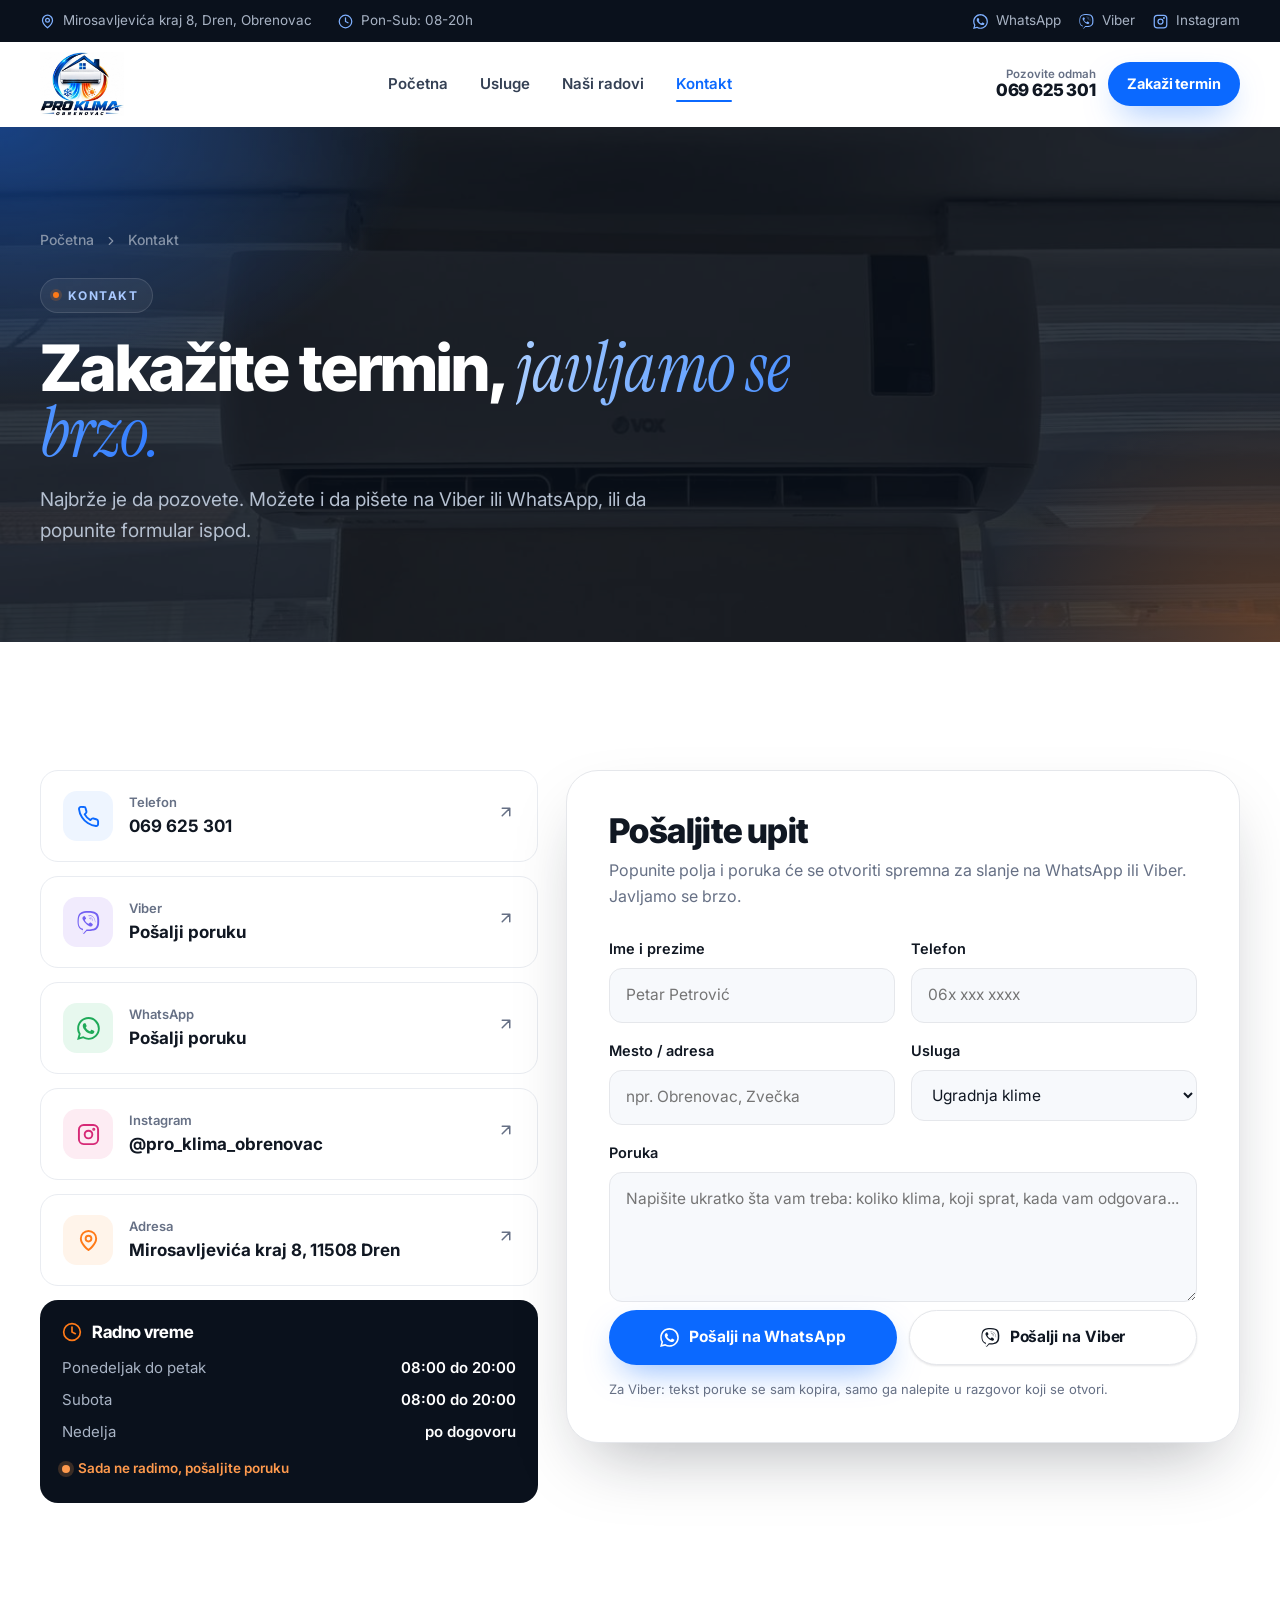
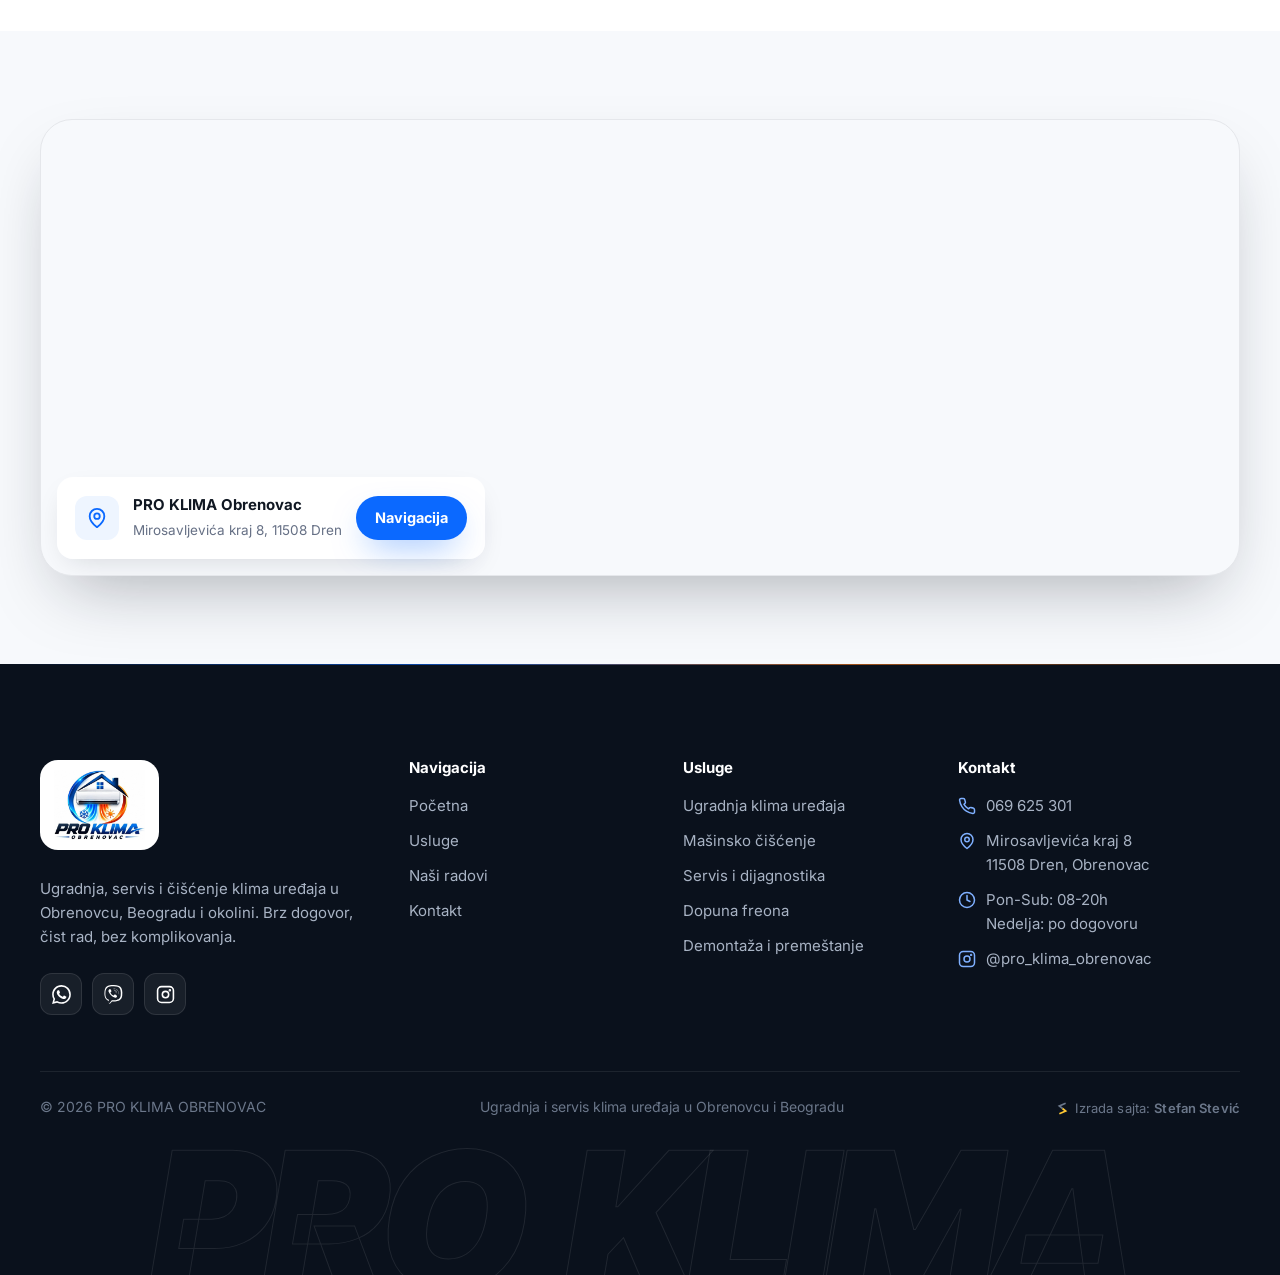
<file: kontakt.html>
<!doctype html>
<html lang="sr-Latn">
<head>
  <meta charset="utf-8">
  <meta name="viewport" content="width=device-width, initial-scale=1">
  <title>Kontakt | Zakažite ugradnju ili servis | PRO KLIMA Obrenovac</title>
  <meta name="description" content="Kontakt PRO KLIMA Obrenovac: 069 625 301, Viber, WhatsApp. Adresa: Mirosavljevića kraj 8, 11508 Dren, Obrenovac.">
  <meta name="theme-color" content="#0a111c">
  <link rel="canonical" href="https://proklimaobrenovac.com/kontakt.html">
  <meta property="og:type" content="website">
  <meta property="og:locale" content="sr_RS">
  <meta property="og:title" content="Kontakt | Zakažite ugradnju ili servis | PRO KLIMA Obrenovac">
  <meta property="og:description" content="Kontakt PRO KLIMA Obrenovac: 069 625 301, Viber, WhatsApp. Adresa: Mirosavljevića kraj 8, 11508 Dren, Obrenovac.">
  <meta property="og:image" content="https://proklimaobrenovac.com/img/rad-17.jpg">
  <link rel="icon" href="img/logo.jpg">
  <link rel="preconnect" href="https://fonts.googleapis.com">
  <link rel="preconnect" href="https://fonts.gstatic.com" crossorigin>
  <link href="https://fonts.googleapis.com/css2?family=Instrument+Serif:ital@0;1&family=Inter:wght@400;500;600;700;800&family=Inter+Tight:ital,wght@0,600;0,700;0,800;0,900;1,800;1,900&display=swap" rel="stylesheet">
  <link rel="stylesheet" href="css/style.css?v=mv7pjp44">
  <script>document.documentElement.classList.add("js")</script>
</head>
<body data-page="kontakt">

<div class="topbar">
  <div class="wrap">
    <div class="topbar-items">
      <span><svg viewBox="0 0 24 24" fill="none" stroke="currentColor" stroke-width="2" stroke-linecap="round" stroke-linejoin="round" aria-hidden="true"><path d="M20 10c0 6-8 12-8 12s-8-6-8-12a8 8 0 0 1 16 0z"/><circle cx="12" cy="10" r="3"/></svg> Mirosavljevića kraj 8, Dren, Obrenovac</span>
      <span class="hide-md"><svg viewBox="0 0 24 24" fill="none" stroke="currentColor" stroke-width="2" stroke-linecap="round" stroke-linejoin="round" aria-hidden="true"><circle cx="12" cy="12" r="10"/><path d="M12 6v6l4 2"/></svg> Pon-Sub: 08-20h</span>
    </div>
    <div class="social">
      <a href="https://wa.me/38169625301" target="_blank" rel="noopener"><svg viewBox="0 0 24 24" fill="currentColor" aria-hidden="true"><path d="M17.5 14.4c-.3-.1-1.8-.9-2-1-.3-.1-.5-.1-.7.2-.2.3-.8 1-.9 1.2-.2.2-.3.2-.6.1-.3-.1-1.3-.5-2.4-1.5-.9-.8-1.5-1.8-1.7-2.1-.2-.3 0-.5.1-.6l.4-.5c.2-.2.2-.3.3-.5.1-.2 0-.4 0-.5l-.9-2.2c-.2-.6-.5-.5-.7-.5h-.6c-.2 0-.5.1-.8.4-.3.3-1 1-1 2.5s1.1 2.9 1.2 3.1c.1.2 2.1 3.2 5.1 4.5.7.3 1.3.5 1.7.6.7.2 1.4.2 1.9.1.6-.1 1.8-.7 2-1.5.2-.7.2-1.3.2-1.5-.1-.1-.3-.2-.6-.3zM12 21.8c-1.8 0-3.5-.5-5-1.4l-.4-.2-3.7 1 1-3.6-.2-.4a9.8 9.8 0 0 1-1.5-5.2C2.2 6.6 6.6 2.2 12 2.2c2.6 0 5.1 1 6.9 2.9a9.7 9.7 0 0 1 2.9 6.9c0 5.4-4.4 9.8-9.8 9.8zm8.4-18.2A11.8 11.8 0 0 0 12 .1C5.5.1.2 5.4.2 11.9c0 2.1.5 4.1 1.6 5.9L.1 24l6.3-1.7a11.8 11.8 0 0 0 5.6 1.4c6.5 0 11.8-5.3 11.8-11.8 0-3.2-1.2-6.1-3.4-8.3z"/></svg> WhatsApp</a>
      <a href="viber://chat?number=%2B38169625301"><svg viewBox="0 0 24 24" fill="currentColor" aria-hidden="true"><path d="M11.4 0C9.5 0 5.3.2 3 2.3 1.3 4 .7 6.5.6 9.6c-.1 3.1-.1 8.9 5.5 10.5v2.4s0 1 .6 1.2c.8.2 1.2-.5 2-1.3l1.4-1.6c3.8.3 6.8-.4 7.1-.5.8-.3 5.1-.8 5.8-6.6.7-6-.4-9.8-2.4-11.5C19.9 1.7 17.6 0 12.3 0h-.9zm.1 1.7h.8c4.5 0 6.4 1.4 6.9 1.9 1.6 1.4 2.4 4.7 1.9 9.8-.6 4.9-4.2 5.2-4.9 5.4-.3.1-2.9.7-6.2.5 0 0-2.4 2.9-3.2 3.7-.1.1-.3.2-.4.1-.2 0-.2-.3-.2-.5v-4C1.4 17.3 1.7 12.4 1.8 9.8c.1-2.6.6-4.7 2-6.1 1.9-1.7 5.3-2 7.7-2zm.5 2.6c-.2 0-.2.3 0 .3 1.9 0 3.5.6 4.8 1.9 1.3 1.3 2 3 2 5.2 0 .2.3.2.3 0 0-2.3-.7-4.1-2.1-5.5-1.4-1.3-3.1-2-5-1.9zm-4.1.9c-.3 0-.6.1-.9.3-.6.5-1.1 1-1.3 1.6-.2.6 0 1.2.3 1.7.9 1.9 2.2 3.6 3.9 5 .8.7 1.7 1.3 2.7 1.8.8.4 1.5.7 2.2.5.6-.2 1.1-.7 1.5-1.3.3-.4.3-.9-.1-1.2-.6-.6-1.3-1.1-2-1.5-.5-.3-1 0-1.2.3l-.5.6c-.2.3-.6.2-.6.2-2.9-.8-3.7-3.7-3.7-3.7s0-.4.3-.6l.6-.5c.3-.2.5-.7.2-1.2-.4-.7-.9-1.4-1.5-2-.2-.1-.4-.2-.6-.2zm4.5.8c-.2 0-.2.3 0 .3 1.2.1 2.1.5 2.8 1.2.7.7 1 1.7 1 3 0 .2.3.2.3 0 0-1.4-.4-2.5-1.1-3.2-.8-.8-1.8-1.2-3-1.3zm.4 1.4c-.2 0-.2.3 0 .3 1.2.1 1.7.6 1.8 1.8 0 .2.3.2.3 0-.1-1.4-.8-2.1-2.1-2.1z"/></svg> Viber</a>
      <a href="https://instagram.com/pro_klima_obrenovac" target="_blank" rel="noopener" class="hide-md"><svg viewBox="0 0 24 24" fill="none" stroke="currentColor" stroke-width="2" stroke-linecap="round" stroke-linejoin="round" aria-hidden="true"><rect x="2" y="2" width="20" height="20" rx="5"/><circle cx="12" cy="12" r="4"/><circle cx="17.5" cy="6.5" r=".6" fill="currentColor"/></svg> Instagram</a>
    </div>
  </div>
</div>

<header class="header" id="header">
  <div class="wrap">
    <a class="brand" href="index.html" aria-label="PRO KLIMA Obrenovac, početna">
      <img src="img/logo.jpg" alt="PRO KLIMA Obrenovac logo" width="84" height="64">
    </a>
    <nav class="nav" aria-label="Glavna navigacija">
        <a href="index.html">Početna</a>
        <a href="usluge.html">Usluge</a>
        <a href="radovi.html">Naši radovi</a>
        <a href="kontakt.html" aria-current="page">Kontakt</a>
    </nav>
    <div class="header-cta">
      <a class="header-phone" href="tel:+38169625301"><small>Pozovite odmah</small><b>069 625 301</b></a>
      <a class="btn btn-primary btn-sm" href="kontakt.html">Zakaži termin</a>
      <button class="burger" type="button" aria-label="Otvori meni" aria-expanded="false" aria-controls="drawer"><span></span></button>
    </div>
  </div>
</header>

<div class="drawer" id="drawer" aria-hidden="true">
  <div class="drawer-backdrop" data-close></div>
  <div class="drawer-panel" role="dialog" aria-label="Meni">
    <div class="drawer-head">
      <img src="img/logo.jpg" alt="PRO KLIMA Obrenovac">
      <button class="drawer-close" type="button" aria-label="Zatvori meni" data-close><svg viewBox="0 0 24 24" fill="none" stroke="currentColor" stroke-width="2" stroke-linecap="round" stroke-linejoin="round" aria-hidden="true"><path d="M18 6 6 18M6 6l12 12"/></svg></button>
    </div>
    <nav>
        <a href="index.html">Početna<svg viewBox="0 0 24 24" fill="none" stroke="currentColor" stroke-width="2" stroke-linecap="round" stroke-linejoin="round" aria-hidden="true"><path d="m9 18 6-6-6-6"/></svg></a>
        <a href="usluge.html">Usluge<svg viewBox="0 0 24 24" fill="none" stroke="currentColor" stroke-width="2" stroke-linecap="round" stroke-linejoin="round" aria-hidden="true"><path d="m9 18 6-6-6-6"/></svg></a>
        <a href="radovi.html">Naši radovi<svg viewBox="0 0 24 24" fill="none" stroke="currentColor" stroke-width="2" stroke-linecap="round" stroke-linejoin="round" aria-hidden="true"><path d="m9 18 6-6-6-6"/></svg></a>
        <a href="kontakt.html" aria-current="page">Kontakt<svg viewBox="0 0 24 24" fill="none" stroke="currentColor" stroke-width="2" stroke-linecap="round" stroke-linejoin="round" aria-hidden="true"><path d="m9 18 6-6-6-6"/></svg></a>
    </nav>
    <div class="drawer-actions">
      <a class="btn btn-primary" href="tel:+38169625301"><svg viewBox="0 0 24 24" fill="none" stroke="currentColor" stroke-width="2" stroke-linecap="round" stroke-linejoin="round" aria-hidden="true"><path d="M22 16.9v3a2 2 0 0 1-2.2 2 19.8 19.8 0 0 1-8.6-3.1 19.5 19.5 0 0 1-6-6A19.8 19.8 0 0 1 2.1 4.2 2 2 0 0 1 4.1 2h3a2 2 0 0 1 2 1.7c.1.9.4 1.8.7 2.7a2 2 0 0 1-.5 2.1L8 9.8a16 16 0 0 0 6 6l1.3-1.3a2 2 0 0 1 2.1-.4c.9.3 1.8.6 2.7.7a2 2 0 0 1 1.7 2z"/></svg> 069 625 301</a>
      <a class="btn btn-ghost" href="https://wa.me/38169625301" target="_blank" rel="noopener"><svg viewBox="0 0 24 24" fill="currentColor" aria-hidden="true"><path d="M17.5 14.4c-.3-.1-1.8-.9-2-1-.3-.1-.5-.1-.7.2-.2.3-.8 1-.9 1.2-.2.2-.3.2-.6.1-.3-.1-1.3-.5-2.4-1.5-.9-.8-1.5-1.8-1.7-2.1-.2-.3 0-.5.1-.6l.4-.5c.2-.2.2-.3.3-.5.1-.2 0-.4 0-.5l-.9-2.2c-.2-.6-.5-.5-.7-.5h-.6c-.2 0-.5.1-.8.4-.3.3-1 1-1 2.5s1.1 2.9 1.2 3.1c.1.2 2.1 3.2 5.1 4.5.7.3 1.3.5 1.7.6.7.2 1.4.2 1.9.1.6-.1 1.8-.7 2-1.5.2-.7.2-1.3.2-1.5-.1-.1-.3-.2-.6-.3zM12 21.8c-1.8 0-3.5-.5-5-1.4l-.4-.2-3.7 1 1-3.6-.2-.4a9.8 9.8 0 0 1-1.5-5.2C2.2 6.6 6.6 2.2 12 2.2c2.6 0 5.1 1 6.9 2.9a9.7 9.7 0 0 1 2.9 6.9c0 5.4-4.4 9.8-9.8 9.8zm8.4-18.2A11.8 11.8 0 0 0 12 .1C5.5.1.2 5.4.2 11.9c0 2.1.5 4.1 1.6 5.9L.1 24l6.3-1.7a11.8 11.8 0 0 0 5.6 1.4c6.5 0 11.8-5.3 11.8-11.8 0-3.2-1.2-6.1-3.4-8.3z"/></svg> WhatsApp</a>
      <a class="btn btn-ghost" href="viber://chat?number=%2B38169625301"><svg viewBox="0 0 24 24" fill="currentColor" aria-hidden="true"><path d="M11.4 0C9.5 0 5.3.2 3 2.3 1.3 4 .7 6.5.6 9.6c-.1 3.1-.1 8.9 5.5 10.5v2.4s0 1 .6 1.2c.8.2 1.2-.5 2-1.3l1.4-1.6c3.8.3 6.8-.4 7.1-.5.8-.3 5.1-.8 5.8-6.6.7-6-.4-9.8-2.4-11.5C19.9 1.7 17.6 0 12.3 0h-.9zm.1 1.7h.8c4.5 0 6.4 1.4 6.9 1.9 1.6 1.4 2.4 4.7 1.9 9.8-.6 4.9-4.2 5.2-4.9 5.4-.3.1-2.9.7-6.2.5 0 0-2.4 2.9-3.2 3.7-.1.1-.3.2-.4.1-.2 0-.2-.3-.2-.5v-4C1.4 17.3 1.7 12.4 1.8 9.8c.1-2.6.6-4.7 2-6.1 1.9-1.7 5.3-2 7.7-2zm.5 2.6c-.2 0-.2.3 0 .3 1.9 0 3.5.6 4.8 1.9 1.3 1.3 2 3 2 5.2 0 .2.3.2.3 0 0-2.3-.7-4.1-2.1-5.5-1.4-1.3-3.1-2-5-1.9zm-4.1.9c-.3 0-.6.1-.9.3-.6.5-1.1 1-1.3 1.6-.2.6 0 1.2.3 1.7.9 1.9 2.2 3.6 3.9 5 .8.7 1.7 1.3 2.7 1.8.8.4 1.5.7 2.2.5.6-.2 1.1-.7 1.5-1.3.3-.4.3-.9-.1-1.2-.6-.6-1.3-1.1-2-1.5-.5-.3-1 0-1.2.3l-.5.6c-.2.3-.6.2-.6.2-2.9-.8-3.7-3.7-3.7-3.7s0-.4.3-.6l.6-.5c.3-.2.5-.7.2-1.2-.4-.7-.9-1.4-1.5-2-.2-.1-.4-.2-.6-.2zm4.5.8c-.2 0-.2.3 0 .3 1.2.1 2.1.5 2.8 1.2.7.7 1 1.7 1 3 0 .2.3.2.3 0 0-1.4-.4-2.5-1.1-3.2-.8-.8-1.8-1.2-3-1.3zm.4 1.4c-.2 0-.2.3 0 .3 1.2.1 1.7.6 1.8 1.8 0 .2.3.2.3 0-.1-1.4-.8-2.1-2.1-2.1z"/></svg> Viber</a>
    </div>
  </div>
</div>

<main id="main">
<section class="page-hero">
  <div class="bg-img"><img src="img/rad-20.jpg" alt=""></div>
  <div class="wrap">
    <nav class="crumbs" aria-label="Putanja"><a href="index.html">Početna</a><svg viewBox="0 0 24 24" fill="none" stroke="currentColor" stroke-width="2" stroke-linecap="round" stroke-linejoin="round" aria-hidden="true"><path d="m9 18 6-6-6-6"/></svg><span>Kontakt</span></nav>
    <p class="eyebrow" data-reveal>Kontakt</p>
    <h1 data-reveal style="--d:.08s">Zakažite termin, <span class="accent">javljamo se brzo.</span></h1>
    <p class="lead" data-reveal style="--d:.16s">Najbrže je da pozovete. Možete i da pišete na Viber ili WhatsApp, ili da popunite formular ispod.</p>
  </div>
</section>

<section class="section">
  <div class="wrap contact-grid">
    <div class="contact-cards">
      <a class="c-card" href="tel:+38169625301" data-reveal><span class="ic ic-blue"><svg viewBox="0 0 24 24" fill="none" stroke="currentColor" stroke-width="2" stroke-linecap="round" stroke-linejoin="round" aria-hidden="true"><path d="M22 16.9v3a2 2 0 0 1-2.2 2 19.8 19.8 0 0 1-8.6-3.1 19.5 19.5 0 0 1-6-6A19.8 19.8 0 0 1 2.1 4.2 2 2 0 0 1 4.1 2h3a2 2 0 0 1 2 1.7c.1.9.4 1.8.7 2.7a2 2 0 0 1-.5 2.1L8 9.8a16 16 0 0 0 6 6l1.3-1.3a2 2 0 0 1 2.1-.4c.9.3 1.8.6 2.7.7a2 2 0 0 1 1.7 2z"/></svg></span><span><small>Telefon</small><b>069 625 301</b></span><span class="arr"><svg viewBox="0 0 24 24" fill="none" stroke="currentColor" stroke-width="2" stroke-linecap="round" stroke-linejoin="round" aria-hidden="true"><path d="M7 17 17 7M7 7h10v10"/></svg></span></a>
      <a class="c-card" href="viber://chat?number=%2B38169625301" data-reveal style="--d:.05s"><span class="ic ic-viber"><svg viewBox="0 0 24 24" fill="currentColor" aria-hidden="true"><path d="M11.4 0C9.5 0 5.3.2 3 2.3 1.3 4 .7 6.5.6 9.6c-.1 3.1-.1 8.9 5.5 10.5v2.4s0 1 .6 1.2c.8.2 1.2-.5 2-1.3l1.4-1.6c3.8.3 6.8-.4 7.1-.5.8-.3 5.1-.8 5.8-6.6.7-6-.4-9.8-2.4-11.5C19.9 1.7 17.6 0 12.3 0h-.9zm.1 1.7h.8c4.5 0 6.4 1.4 6.9 1.9 1.6 1.4 2.4 4.7 1.9 9.8-.6 4.9-4.2 5.2-4.9 5.4-.3.1-2.9.7-6.2.5 0 0-2.4 2.9-3.2 3.7-.1.1-.3.2-.4.1-.2 0-.2-.3-.2-.5v-4C1.4 17.3 1.7 12.4 1.8 9.8c.1-2.6.6-4.7 2-6.1 1.9-1.7 5.3-2 7.7-2zm.5 2.6c-.2 0-.2.3 0 .3 1.9 0 3.5.6 4.8 1.9 1.3 1.3 2 3 2 5.2 0 .2.3.2.3 0 0-2.3-.7-4.1-2.1-5.5-1.4-1.3-3.1-2-5-1.9zm-4.1.9c-.3 0-.6.1-.9.3-.6.5-1.1 1-1.3 1.6-.2.6 0 1.2.3 1.7.9 1.9 2.2 3.6 3.9 5 .8.7 1.7 1.3 2.7 1.8.8.4 1.5.7 2.2.5.6-.2 1.1-.7 1.5-1.3.3-.4.3-.9-.1-1.2-.6-.6-1.3-1.1-2-1.5-.5-.3-1 0-1.2.3l-.5.6c-.2.3-.6.2-.6.2-2.9-.8-3.7-3.7-3.7-3.7s0-.4.3-.6l.6-.5c.3-.2.5-.7.2-1.2-.4-.7-.9-1.4-1.5-2-.2-.1-.4-.2-.6-.2zm4.5.8c-.2 0-.2.3 0 .3 1.2.1 2.1.5 2.8 1.2.7.7 1 1.7 1 3 0 .2.3.2.3 0 0-1.4-.4-2.5-1.1-3.2-.8-.8-1.8-1.2-3-1.3zm.4 1.4c-.2 0-.2.3 0 .3 1.2.1 1.7.6 1.8 1.8 0 .2.3.2.3 0-.1-1.4-.8-2.1-2.1-2.1z"/></svg></span><span><small>Viber</small><b>Pošalji poruku</b></span><span class="arr"><svg viewBox="0 0 24 24" fill="none" stroke="currentColor" stroke-width="2" stroke-linecap="round" stroke-linejoin="round" aria-hidden="true"><path d="M7 17 17 7M7 7h10v10"/></svg></span></a>
      <a class="c-card" href="https://wa.me/38169625301" target="_blank" rel="noopener" data-reveal style="--d:.1s"><span class="ic ic-wa"><svg viewBox="0 0 24 24" fill="currentColor" aria-hidden="true"><path d="M17.5 14.4c-.3-.1-1.8-.9-2-1-.3-.1-.5-.1-.7.2-.2.3-.8 1-.9 1.2-.2.2-.3.2-.6.1-.3-.1-1.3-.5-2.4-1.5-.9-.8-1.5-1.8-1.7-2.1-.2-.3 0-.5.1-.6l.4-.5c.2-.2.2-.3.3-.5.1-.2 0-.4 0-.5l-.9-2.2c-.2-.6-.5-.5-.7-.5h-.6c-.2 0-.5.1-.8.4-.3.3-1 1-1 2.5s1.1 2.9 1.2 3.1c.1.2 2.1 3.2 5.1 4.5.7.3 1.3.5 1.7.6.7.2 1.4.2 1.9.1.6-.1 1.8-.7 2-1.5.2-.7.2-1.3.2-1.5-.1-.1-.3-.2-.6-.3zM12 21.8c-1.8 0-3.5-.5-5-1.4l-.4-.2-3.7 1 1-3.6-.2-.4a9.8 9.8 0 0 1-1.5-5.2C2.2 6.6 6.6 2.2 12 2.2c2.6 0 5.1 1 6.9 2.9a9.7 9.7 0 0 1 2.9 6.9c0 5.4-4.4 9.8-9.8 9.8zm8.4-18.2A11.8 11.8 0 0 0 12 .1C5.5.1.2 5.4.2 11.9c0 2.1.5 4.1 1.6 5.9L.1 24l6.3-1.7a11.8 11.8 0 0 0 5.6 1.4c6.5 0 11.8-5.3 11.8-11.8 0-3.2-1.2-6.1-3.4-8.3z"/></svg></span><span><small>WhatsApp</small><b>Pošalji poruku</b></span><span class="arr"><svg viewBox="0 0 24 24" fill="none" stroke="currentColor" stroke-width="2" stroke-linecap="round" stroke-linejoin="round" aria-hidden="true"><path d="M7 17 17 7M7 7h10v10"/></svg></span></a>
      <a class="c-card" href="https://instagram.com/pro_klima_obrenovac" target="_blank" rel="noopener" data-reveal style="--d:.15s"><span class="ic ic-ig"><svg viewBox="0 0 24 24" fill="none" stroke="currentColor" stroke-width="2" stroke-linecap="round" stroke-linejoin="round" aria-hidden="true"><rect x="2" y="2" width="20" height="20" rx="5"/><circle cx="12" cy="12" r="4"/><circle cx="17.5" cy="6.5" r=".6" fill="currentColor"/></svg></span><span><small>Instagram</small><b>@pro_klima_obrenovac</b></span><span class="arr"><svg viewBox="0 0 24 24" fill="none" stroke="currentColor" stroke-width="2" stroke-linecap="round" stroke-linejoin="round" aria-hidden="true"><path d="M7 17 17 7M7 7h10v10"/></svg></span></a>
      <a class="c-card" href="https://www.google.com/maps/search/?api=1&query=Mirosavljevi%C4%87a+kraj+8%2C+Dren+11508" target="_blank" rel="noopener" data-reveal style="--d:.2s"><span class="ic ic-orange"><svg viewBox="0 0 24 24" fill="none" stroke="currentColor" stroke-width="2" stroke-linecap="round" stroke-linejoin="round" aria-hidden="true"><path d="M20 10c0 6-8 12-8 12s-8-6-8-12a8 8 0 0 1 16 0z"/><circle cx="12" cy="10" r="3"/></svg></span><span><small>Adresa</small><b>Mirosavljevića kraj 8, 11508 Dren</b></span><span class="arr"><svg viewBox="0 0 24 24" fill="none" stroke="currentColor" stroke-width="2" stroke-linecap="round" stroke-linejoin="round" aria-hidden="true"><path d="M7 17 17 7M7 7h10v10"/></svg></span></a>
      <div class="hours" data-reveal style="--d:.25s">
        <h3><svg viewBox="0 0 24 24" fill="none" stroke="currentColor" stroke-width="2" stroke-linecap="round" stroke-linejoin="round" aria-hidden="true"><circle cx="12" cy="12" r="10"/><path d="M12 6v6l4 2"/></svg> Radno vreme</h3>
        <ul>
          <li>Ponedeljak do petak <b>08:00 do 20:00</b></li>
          <li>Subota <b>08:00 do 20:00</b></li>
          <li>Nedelja <b>po dogovoru</b></li>
        </ul>
        <span class="open-now" data-open-now><i></i> <span></span></span>
      </div>
    </div>

    <div class="form-card" data-reveal style="--d:.1s">
      <h2>Pošaljite upit</h2>
      <p>Popunite polja i poruka će se otvoriti spremna za slanje na WhatsApp ili Viber. Javljamo se brzo.</p>
      <form id="contactForm" novalidate>
        <div class="form-grid">
          <div class="field"><label for="f-name">Ime i prezime</label><input id="f-name" name="ime" autocomplete="name" required placeholder="Petar Petrović"><span class="err">Unesite ime.</span></div>
          <div class="field"><label for="f-phone">Telefon</label><input id="f-phone" name="telefon" type="tel" autocomplete="tel" required placeholder="06x xxx xxxx"><span class="err">Unesite broj telefona.</span></div>
          <div class="field"><label for="f-place">Mesto / adresa</label><input id="f-place" name="mesto" autocomplete="address-level2" placeholder="npr. Obrenovac, Zvečka"></div>
          <div class="field"><label for="f-svc">Usluga</label>
            <select id="f-svc" name="usluga">
              <option value="ugradnja">Ugradnja klime</option>
              <option value="ciscenje">Mašinsko čišćenje</option>
              <option value="servis">Servis / dijagnostika</option>
              <option value="freon">Dopuna freona</option>
              <option value="premestanje">Demontaža / premeštanje</option>
              <option value="drugo">Nešto drugo</option>
            </select>
          </div>
          <div class="field full"><label for="f-msg">Poruka</label><textarea id="f-msg" name="poruka" placeholder="Napišite ukratko šta vam treba: koliko klima, koji sprat, kada vam odgovara..."></textarea></div>
        </div>
        <div class="form-actions">
          <button class="btn btn-primary" type="submit" data-via="wa"><svg viewBox="0 0 24 24" fill="currentColor" aria-hidden="true"><path d="M17.5 14.4c-.3-.1-1.8-.9-2-1-.3-.1-.5-.1-.7.2-.2.3-.8 1-.9 1.2-.2.2-.3.2-.6.1-.3-.1-1.3-.5-2.4-1.5-.9-.8-1.5-1.8-1.7-2.1-.2-.3 0-.5.1-.6l.4-.5c.2-.2.2-.3.3-.5.1-.2 0-.4 0-.5l-.9-2.2c-.2-.6-.5-.5-.7-.5h-.6c-.2 0-.5.1-.8.4-.3.3-1 1-1 2.5s1.1 2.9 1.2 3.1c.1.2 2.1 3.2 5.1 4.5.7.3 1.3.5 1.7.6.7.2 1.4.2 1.9.1.6-.1 1.8-.7 2-1.5.2-.7.2-1.3.2-1.5-.1-.1-.3-.2-.6-.3zM12 21.8c-1.8 0-3.5-.5-5-1.4l-.4-.2-3.7 1 1-3.6-.2-.4a9.8 9.8 0 0 1-1.5-5.2C2.2 6.6 6.6 2.2 12 2.2c2.6 0 5.1 1 6.9 2.9a9.7 9.7 0 0 1 2.9 6.9c0 5.4-4.4 9.8-9.8 9.8zm8.4-18.2A11.8 11.8 0 0 0 12 .1C5.5.1.2 5.4.2 11.9c0 2.1.5 4.1 1.6 5.9L.1 24l6.3-1.7a11.8 11.8 0 0 0 5.6 1.4c6.5 0 11.8-5.3 11.8-11.8 0-3.2-1.2-6.1-3.4-8.3z"/></svg> Pošalji na WhatsApp</button>
          <button class="btn btn-ghost" type="submit" data-via="viber"><svg viewBox="0 0 24 24" fill="currentColor" aria-hidden="true"><path d="M11.4 0C9.5 0 5.3.2 3 2.3 1.3 4 .7 6.5.6 9.6c-.1 3.1-.1 8.9 5.5 10.5v2.4s0 1 .6 1.2c.8.2 1.2-.5 2-1.3l1.4-1.6c3.8.3 6.8-.4 7.1-.5.8-.3 5.1-.8 5.8-6.6.7-6-.4-9.8-2.4-11.5C19.9 1.7 17.6 0 12.3 0h-.9zm.1 1.7h.8c4.5 0 6.4 1.4 6.9 1.9 1.6 1.4 2.4 4.7 1.9 9.8-.6 4.9-4.2 5.2-4.9 5.4-.3.1-2.9.7-6.2.5 0 0-2.4 2.9-3.2 3.7-.1.1-.3.2-.4.1-.2 0-.2-.3-.2-.5v-4C1.4 17.3 1.7 12.4 1.8 9.8c.1-2.6.6-4.7 2-6.1 1.9-1.7 5.3-2 7.7-2zm.5 2.6c-.2 0-.2.3 0 .3 1.9 0 3.5.6 4.8 1.9 1.3 1.3 2 3 2 5.2 0 .2.3.2.3 0 0-2.3-.7-4.1-2.1-5.5-1.4-1.3-3.1-2-5-1.9zm-4.1.9c-.3 0-.6.1-.9.3-.6.5-1.1 1-1.3 1.6-.2.6 0 1.2.3 1.7.9 1.9 2.2 3.6 3.9 5 .8.7 1.7 1.3 2.7 1.8.8.4 1.5.7 2.2.5.6-.2 1.1-.7 1.5-1.3.3-.4.3-.9-.1-1.2-.6-.6-1.3-1.1-2-1.5-.5-.3-1 0-1.2.3l-.5.6c-.2.3-.6.2-.6.2-2.9-.8-3.7-3.7-3.7-3.7s0-.4.3-.6l.6-.5c.3-.2.5-.7.2-1.2-.4-.7-.9-1.4-1.5-2-.2-.1-.4-.2-.6-.2zm4.5.8c-.2 0-.2.3 0 .3 1.2.1 2.1.5 2.8 1.2.7.7 1 1.7 1 3 0 .2.3.2.3 0 0-1.4-.4-2.5-1.1-3.2-.8-.8-1.8-1.2-3-1.3zm.4 1.4c-.2 0-.2.3 0 .3 1.2.1 1.7.6 1.8 1.8 0 .2.3.2.3 0-.1-1.4-.8-2.1-2.1-2.1z"/></svg> Pošalji na Viber</button>
        </div>
        <p class="form-fine">Za Viber: tekst poruke se sam kopira, samo ga nalepite u razgovor koji se otvori.</p>
      </form>
    </div>
  </div>
</section>

<section class="section alt tight">
  <div class="wrap">
    <div class="map-card" style="aspect-ratio:21/8" data-reveal>
      <iframe src="https://maps.google.com/maps?q=Mirosavljevi%C4%87a%20kraj%208%2C%20Dren%2011508&z=13&output=embed" loading="lazy" referrerpolicy="no-referrer-when-downgrade" title="Mapa, PRO KLIMA Obrenovac"></iframe>
      <div class="addr" style="right:auto;max-width:460px">
        <span class="ic ic-blue"><svg viewBox="0 0 24 24" fill="none" stroke="currentColor" stroke-width="2" stroke-linecap="round" stroke-linejoin="round" aria-hidden="true"><path d="M20 10c0 6-8 12-8 12s-8-6-8-12a8 8 0 0 1 16 0z"/><circle cx="12" cy="10" r="3"/></svg></span>
        <span><b>PRO KLIMA Obrenovac</b><small>Mirosavljevića kraj 8, 11508 Dren</small></span>
        <a class="btn btn-primary btn-sm" href="https://www.google.com/maps/search/?api=1&query=Mirosavljevi%C4%87a+kraj+8%2C+Dren+11508" target="_blank" rel="noopener">Navigacija</a>
      </div>
    </div>
  </div>
</section>

</main>

<footer class="footer">
  <div class="wrap">
    <div class="footer-grid">
      <div>
        <a href="index.html" class="footer-logo"><img src="img/logo.jpg" alt="PRO KLIMA Obrenovac"></a>
        <p>Ugradnja, servis i čišćenje klima uređaja u Obrenovcu, Beogradu i okolini. Brz dogovor, čist rad, bez komplikovanja.</p>
        <div class="socials">
          <a href="https://wa.me/38169625301" target="_blank" rel="noopener" aria-label="WhatsApp"><svg viewBox="0 0 24 24" fill="currentColor" aria-hidden="true"><path d="M17.5 14.4c-.3-.1-1.8-.9-2-1-.3-.1-.5-.1-.7.2-.2.3-.8 1-.9 1.2-.2.2-.3.2-.6.1-.3-.1-1.3-.5-2.4-1.5-.9-.8-1.5-1.8-1.7-2.1-.2-.3 0-.5.1-.6l.4-.5c.2-.2.2-.3.3-.5.1-.2 0-.4 0-.5l-.9-2.2c-.2-.6-.5-.5-.7-.5h-.6c-.2 0-.5.1-.8.4-.3.3-1 1-1 2.5s1.1 2.9 1.2 3.1c.1.2 2.1 3.2 5.1 4.5.7.3 1.3.5 1.7.6.7.2 1.4.2 1.9.1.6-.1 1.8-.7 2-1.5.2-.7.2-1.3.2-1.5-.1-.1-.3-.2-.6-.3zM12 21.8c-1.8 0-3.5-.5-5-1.4l-.4-.2-3.7 1 1-3.6-.2-.4a9.8 9.8 0 0 1-1.5-5.2C2.2 6.6 6.6 2.2 12 2.2c2.6 0 5.1 1 6.9 2.9a9.7 9.7 0 0 1 2.9 6.9c0 5.4-4.4 9.8-9.8 9.8zm8.4-18.2A11.8 11.8 0 0 0 12 .1C5.5.1.2 5.4.2 11.9c0 2.1.5 4.1 1.6 5.9L.1 24l6.3-1.7a11.8 11.8 0 0 0 5.6 1.4c6.5 0 11.8-5.3 11.8-11.8 0-3.2-1.2-6.1-3.4-8.3z"/></svg></a>
          <a href="viber://chat?number=%2B38169625301" aria-label="Viber"><svg viewBox="0 0 24 24" fill="currentColor" aria-hidden="true"><path d="M11.4 0C9.5 0 5.3.2 3 2.3 1.3 4 .7 6.5.6 9.6c-.1 3.1-.1 8.9 5.5 10.5v2.4s0 1 .6 1.2c.8.2 1.2-.5 2-1.3l1.4-1.6c3.8.3 6.8-.4 7.1-.5.8-.3 5.1-.8 5.8-6.6.7-6-.4-9.8-2.4-11.5C19.9 1.7 17.6 0 12.3 0h-.9zm.1 1.7h.8c4.5 0 6.4 1.4 6.9 1.9 1.6 1.4 2.4 4.7 1.9 9.8-.6 4.9-4.2 5.2-4.9 5.4-.3.1-2.9.7-6.2.5 0 0-2.4 2.9-3.2 3.7-.1.1-.3.2-.4.1-.2 0-.2-.3-.2-.5v-4C1.4 17.3 1.7 12.4 1.8 9.8c.1-2.6.6-4.7 2-6.1 1.9-1.7 5.3-2 7.7-2zm.5 2.6c-.2 0-.2.3 0 .3 1.9 0 3.5.6 4.8 1.9 1.3 1.3 2 3 2 5.2 0 .2.3.2.3 0 0-2.3-.7-4.1-2.1-5.5-1.4-1.3-3.1-2-5-1.9zm-4.1.9c-.3 0-.6.1-.9.3-.6.5-1.1 1-1.3 1.6-.2.6 0 1.2.3 1.7.9 1.9 2.2 3.6 3.9 5 .8.7 1.7 1.3 2.7 1.8.8.4 1.5.7 2.2.5.6-.2 1.1-.7 1.5-1.3.3-.4.3-.9-.1-1.2-.6-.6-1.3-1.1-2-1.5-.5-.3-1 0-1.2.3l-.5.6c-.2.3-.6.2-.6.2-2.9-.8-3.7-3.7-3.7-3.7s0-.4.3-.6l.6-.5c.3-.2.5-.7.2-1.2-.4-.7-.9-1.4-1.5-2-.2-.1-.4-.2-.6-.2zm4.5.8c-.2 0-.2.3 0 .3 1.2.1 2.1.5 2.8 1.2.7.7 1 1.7 1 3 0 .2.3.2.3 0 0-1.4-.4-2.5-1.1-3.2-.8-.8-1.8-1.2-3-1.3zm.4 1.4c-.2 0-.2.3 0 .3 1.2.1 1.7.6 1.8 1.8 0 .2.3.2.3 0-.1-1.4-.8-2.1-2.1-2.1z"/></svg></a>
          <a href="https://instagram.com/pro_klima_obrenovac" target="_blank" rel="noopener" aria-label="Instagram"><svg viewBox="0 0 24 24" fill="none" stroke="currentColor" stroke-width="2" stroke-linecap="round" stroke-linejoin="round" aria-hidden="true"><rect x="2" y="2" width="20" height="20" rx="5"/><circle cx="12" cy="12" r="4"/><circle cx="17.5" cy="6.5" r=".6" fill="currentColor"/></svg></a>
        </div>
      </div>
      <div>
        <h4>Navigacija</h4>
        <ul>
          <li><a href="index.html">Početna</a></li>
          <li><a href="usluge.html">Usluge</a></li>
          <li><a href="radovi.html">Naši radovi</a></li>
          <li><a href="kontakt.html">Kontakt</a></li>
        </ul>
      </div>
      <div>
        <h4>Usluge</h4>
        <ul>
          <li><a href="usluge.html#ugradnja">Ugradnja klima uređaja</a></li>
          <li><a href="usluge.html#ciscenje">Mašinsko čišćenje</a></li>
          <li><a href="usluge.html#servis">Servis i dijagnostika</a></li>
          <li><a href="usluge.html#freon">Dopuna freona</a></li>
          <li><a href="usluge.html#premestanje">Demontaža i premeštanje</a></li>
        </ul>
      </div>
      <div>
        <h4>Kontakt</h4>
        <ul class="fc">
          <li><svg viewBox="0 0 24 24" fill="none" stroke="currentColor" stroke-width="2" stroke-linecap="round" stroke-linejoin="round" aria-hidden="true"><path d="M22 16.9v3a2 2 0 0 1-2.2 2 19.8 19.8 0 0 1-8.6-3.1 19.5 19.5 0 0 1-6-6A19.8 19.8 0 0 1 2.1 4.2 2 2 0 0 1 4.1 2h3a2 2 0 0 1 2 1.7c.1.9.4 1.8.7 2.7a2 2 0 0 1-.5 2.1L8 9.8a16 16 0 0 0 6 6l1.3-1.3a2 2 0 0 1 2.1-.4c.9.3 1.8.6 2.7.7a2 2 0 0 1 1.7 2z"/></svg><a href="tel:+38169625301">069 625 301</a></li>
          <li><svg viewBox="0 0 24 24" fill="none" stroke="currentColor" stroke-width="2" stroke-linecap="round" stroke-linejoin="round" aria-hidden="true"><path d="M20 10c0 6-8 12-8 12s-8-6-8-12a8 8 0 0 1 16 0z"/><circle cx="12" cy="10" r="3"/></svg><a href="https://www.google.com/maps/search/?api=1&query=Mirosavljevi%C4%87a+kraj+8%2C+Dren+11508" target="_blank" rel="noopener">Mirosavljevića kraj 8<br>11508 Dren, Obrenovac</a></li>
          <li><svg viewBox="0 0 24 24" fill="none" stroke="currentColor" stroke-width="2" stroke-linecap="round" stroke-linejoin="round" aria-hidden="true"><circle cx="12" cy="12" r="10"/><path d="M12 6v6l4 2"/></svg><span>Pon-Sub: 08-20h<br>Nedelja: po dogovoru</span></li>
          <li><svg viewBox="0 0 24 24" fill="none" stroke="currentColor" stroke-width="2" stroke-linecap="round" stroke-linejoin="round" aria-hidden="true"><rect x="2" y="2" width="20" height="20" rx="5"/><circle cx="12" cy="12" r="4"/><circle cx="17.5" cy="6.5" r=".6" fill="currentColor"/></svg><a href="https://instagram.com/pro_klima_obrenovac" target="_blank" rel="noopener">@pro_klima_obrenovac</a></li>
        </ul>
      </div>
    </div>
    <div class="footer-bottom">
      <span>© <span data-year>2026</span> PRO KLIMA OBRENOVAC</span>
      <span>Ugradnja i servis klima uređaja u Obrenovcu i Beogradu</span>
      <!-- ss-credit v1 -->
      <a class="ss-credit" href="https://stefanstevic.rs/" target="_blank" rel="noopener">
        <svg class="ss-credit__mark" viewBox="1 0 100 120" aria-hidden="true" focusable="false"><path d="M80 12 22 36 51 60"/><path class="ss-credit__accent" d="M51 60 80 84 22 108"/></svg>
        <span>Izrada sajta: <span class="ss-credit__name">Stefan Stević</span></span>
      </a>
    </div>
  </div>
  <div class="footer-big" aria-hidden="true">PRO KLIMA</div>
</footer>

<div class="mobile-bar" id="mobileBar">
  <a class="call" href="tel:+38169625301"><svg viewBox="0 0 24 24" fill="none" stroke="currentColor" stroke-width="2" stroke-linecap="round" stroke-linejoin="round" aria-hidden="true"><path d="M22 16.9v3a2 2 0 0 1-2.2 2 19.8 19.8 0 0 1-8.6-3.1 19.5 19.5 0 0 1-6-6A19.8 19.8 0 0 1 2.1 4.2 2 2 0 0 1 4.1 2h3a2 2 0 0 1 2 1.7c.1.9.4 1.8.7 2.7a2 2 0 0 1-.5 2.1L8 9.8a16 16 0 0 0 6 6l1.3-1.3a2 2 0 0 1 2.1-.4c.9.3 1.8.6 2.7.7a2 2 0 0 1 1.7 2z"/></svg> Pozovi</a>
  <a href="viber://chat?number=%2B38169625301"><svg viewBox="0 0 24 24" fill="currentColor" aria-hidden="true"><path d="M11.4 0C9.5 0 5.3.2 3 2.3 1.3 4 .7 6.5.6 9.6c-.1 3.1-.1 8.9 5.5 10.5v2.4s0 1 .6 1.2c.8.2 1.2-.5 2-1.3l1.4-1.6c3.8.3 6.8-.4 7.1-.5.8-.3 5.1-.8 5.8-6.6.7-6-.4-9.8-2.4-11.5C19.9 1.7 17.6 0 12.3 0h-.9zm.1 1.7h.8c4.5 0 6.4 1.4 6.9 1.9 1.6 1.4 2.4 4.7 1.9 9.8-.6 4.9-4.2 5.2-4.9 5.4-.3.1-2.9.7-6.2.5 0 0-2.4 2.9-3.2 3.7-.1.1-.3.2-.4.1-.2 0-.2-.3-.2-.5v-4C1.4 17.3 1.7 12.4 1.8 9.8c.1-2.6.6-4.7 2-6.1 1.9-1.7 5.3-2 7.7-2zm.5 2.6c-.2 0-.2.3 0 .3 1.9 0 3.5.6 4.8 1.9 1.3 1.3 2 3 2 5.2 0 .2.3.2.3 0 0-2.3-.7-4.1-2.1-5.5-1.4-1.3-3.1-2-5-1.9zm-4.1.9c-.3 0-.6.1-.9.3-.6.5-1.1 1-1.3 1.6-.2.6 0 1.2.3 1.7.9 1.9 2.2 3.6 3.9 5 .8.7 1.7 1.3 2.7 1.8.8.4 1.5.7 2.2.5.6-.2 1.1-.7 1.5-1.3.3-.4.3-.9-.1-1.2-.6-.6-1.3-1.1-2-1.5-.5-.3-1 0-1.2.3l-.5.6c-.2.3-.6.2-.6.2-2.9-.8-3.7-3.7-3.7-3.7s0-.4.3-.6l.6-.5c.3-.2.5-.7.2-1.2-.4-.7-.9-1.4-1.5-2-.2-.1-.4-.2-.6-.2zm4.5.8c-.2 0-.2.3 0 .3 1.2.1 2.1.5 2.8 1.2.7.7 1 1.7 1 3 0 .2.3.2.3 0 0-1.4-.4-2.5-1.1-3.2-.8-.8-1.8-1.2-3-1.3zm.4 1.4c-.2 0-.2.3 0 .3 1.2.1 1.7.6 1.8 1.8 0 .2.3.2.3 0-.1-1.4-.8-2.1-2.1-2.1z"/></svg> Viber</a>
  <a href="https://wa.me/38169625301" target="_blank" rel="noopener"><svg viewBox="0 0 24 24" fill="currentColor" aria-hidden="true"><path d="M17.5 14.4c-.3-.1-1.8-.9-2-1-.3-.1-.5-.1-.7.2-.2.3-.8 1-.9 1.2-.2.2-.3.2-.6.1-.3-.1-1.3-.5-2.4-1.5-.9-.8-1.5-1.8-1.7-2.1-.2-.3 0-.5.1-.6l.4-.5c.2-.2.2-.3.3-.5.1-.2 0-.4 0-.5l-.9-2.2c-.2-.6-.5-.5-.7-.5h-.6c-.2 0-.5.1-.8.4-.3.3-1 1-1 2.5s1.1 2.9 1.2 3.1c.1.2 2.1 3.2 5.1 4.5.7.3 1.3.5 1.7.6.7.2 1.4.2 1.9.1.6-.1 1.8-.7 2-1.5.2-.7.2-1.3.2-1.5-.1-.1-.3-.2-.6-.3zM12 21.8c-1.8 0-3.5-.5-5-1.4l-.4-.2-3.7 1 1-3.6-.2-.4a9.8 9.8 0 0 1-1.5-5.2C2.2 6.6 6.6 2.2 12 2.2c2.6 0 5.1 1 6.9 2.9a9.7 9.7 0 0 1 2.9 6.9c0 5.4-4.4 9.8-9.8 9.8zm8.4-18.2A11.8 11.8 0 0 0 12 .1C5.5.1.2 5.4.2 11.9c0 2.1.5 4.1 1.6 5.9L.1 24l6.3-1.7a11.8 11.8 0 0 0 5.6 1.4c6.5 0 11.8-5.3 11.8-11.8 0-3.2-1.2-6.1-3.4-8.3z"/></svg> WA</a>
</div>

<script src="js/recenzije.js?v=mv7pjp44" defer></script>
<script src="js/main.js?v=mv7pjp44" defer></script>
</body>
</html>
</file>
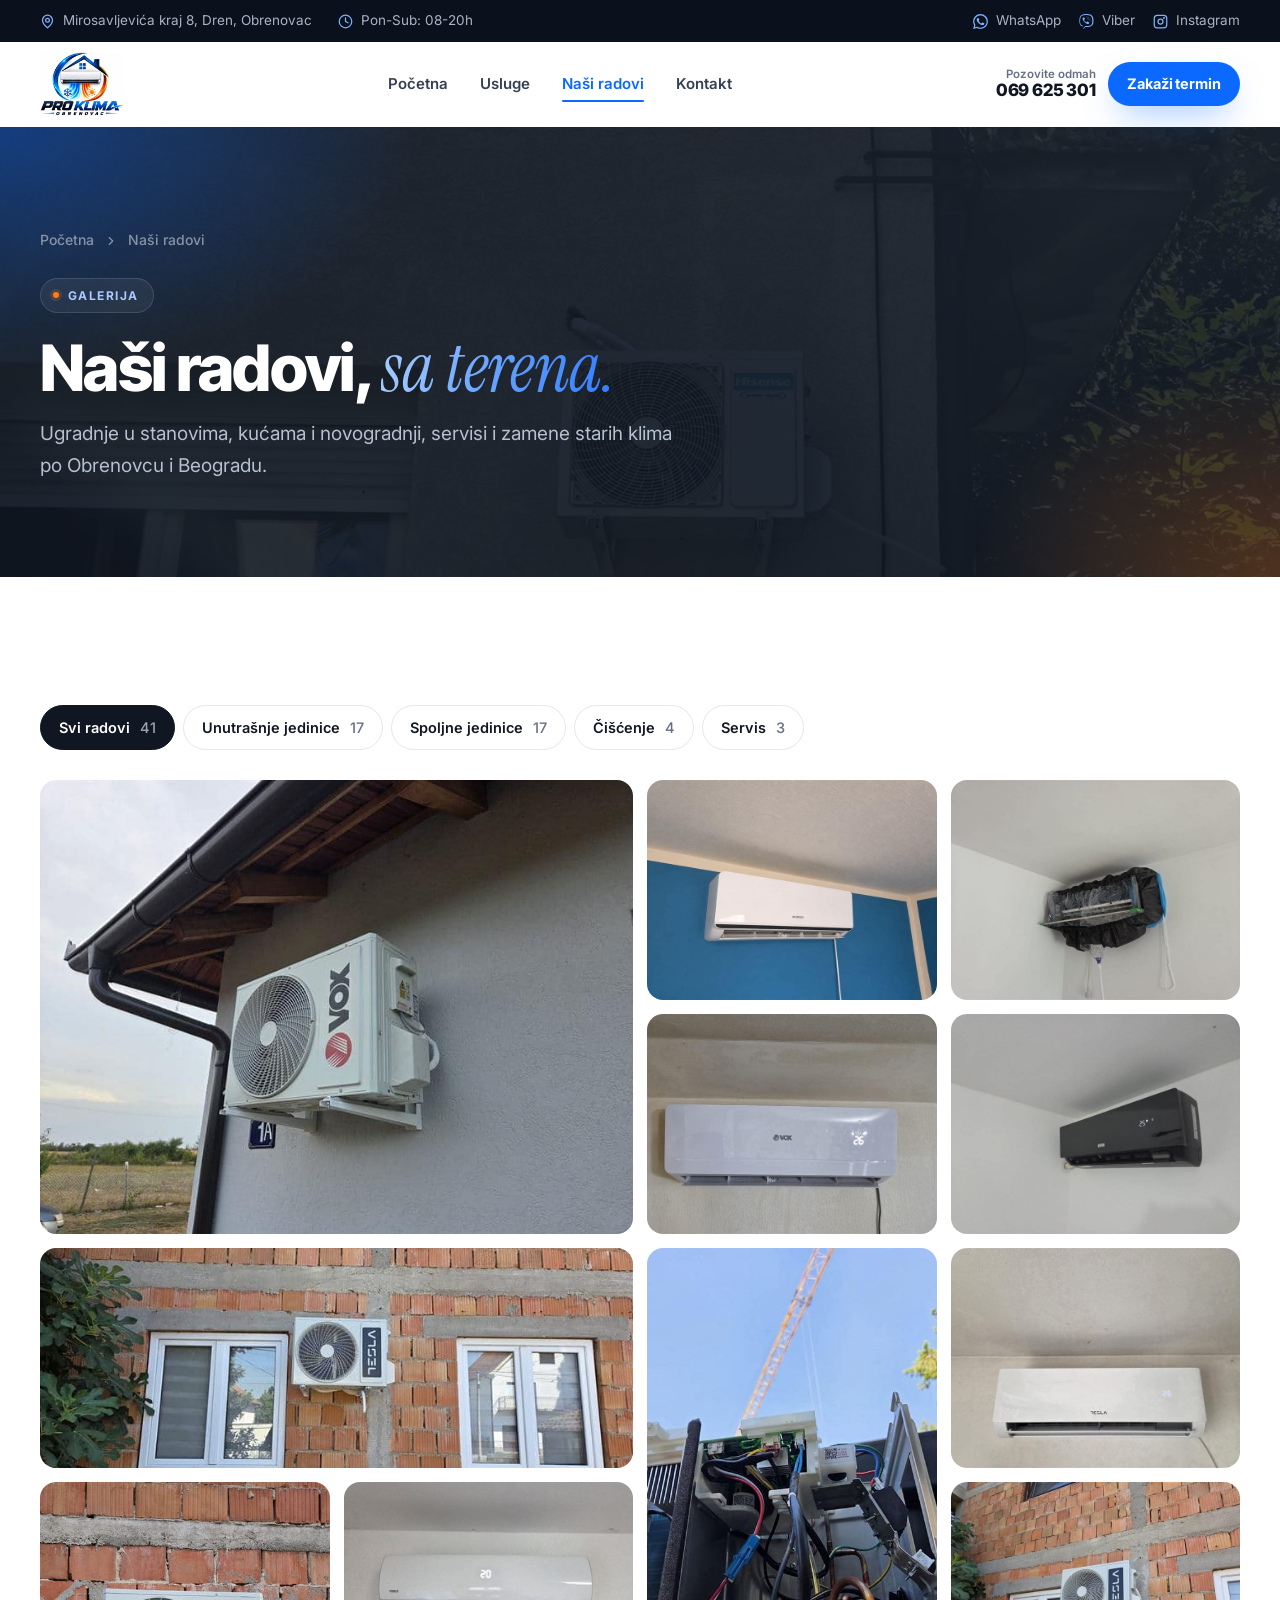
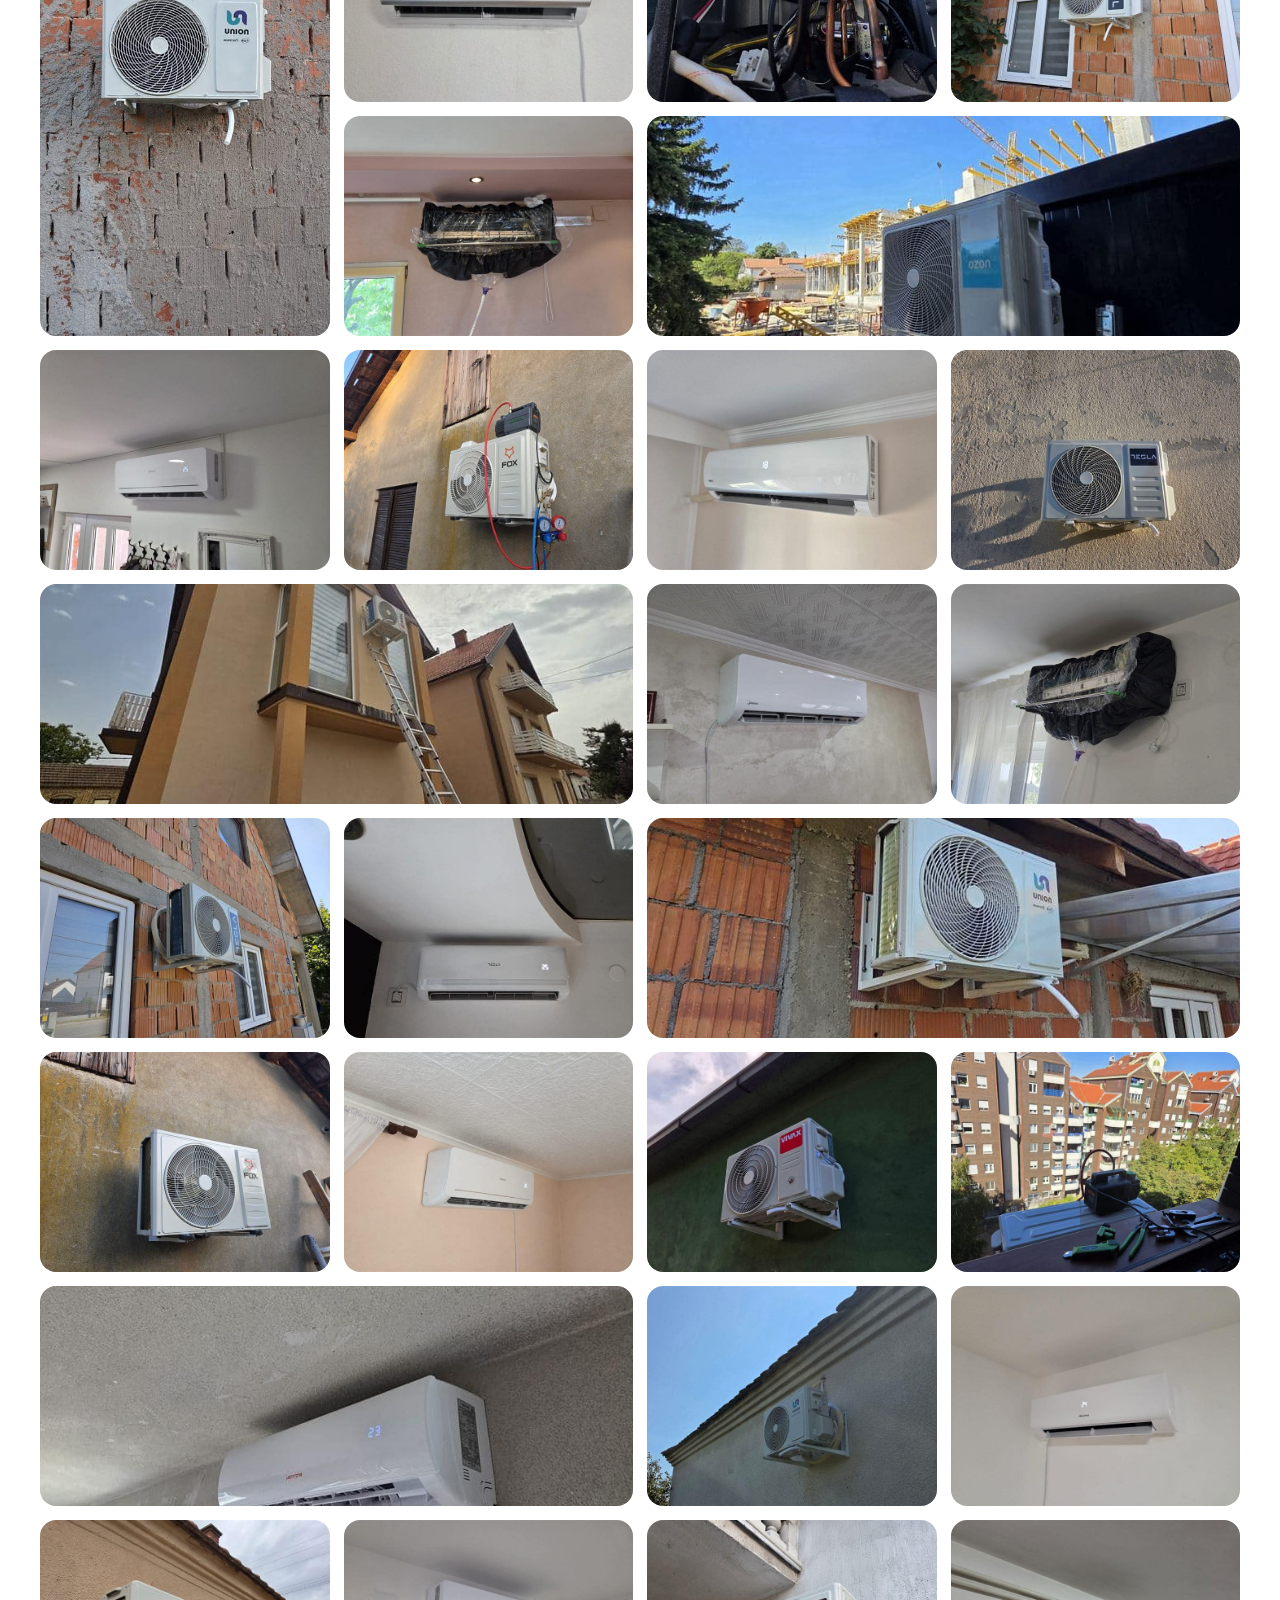
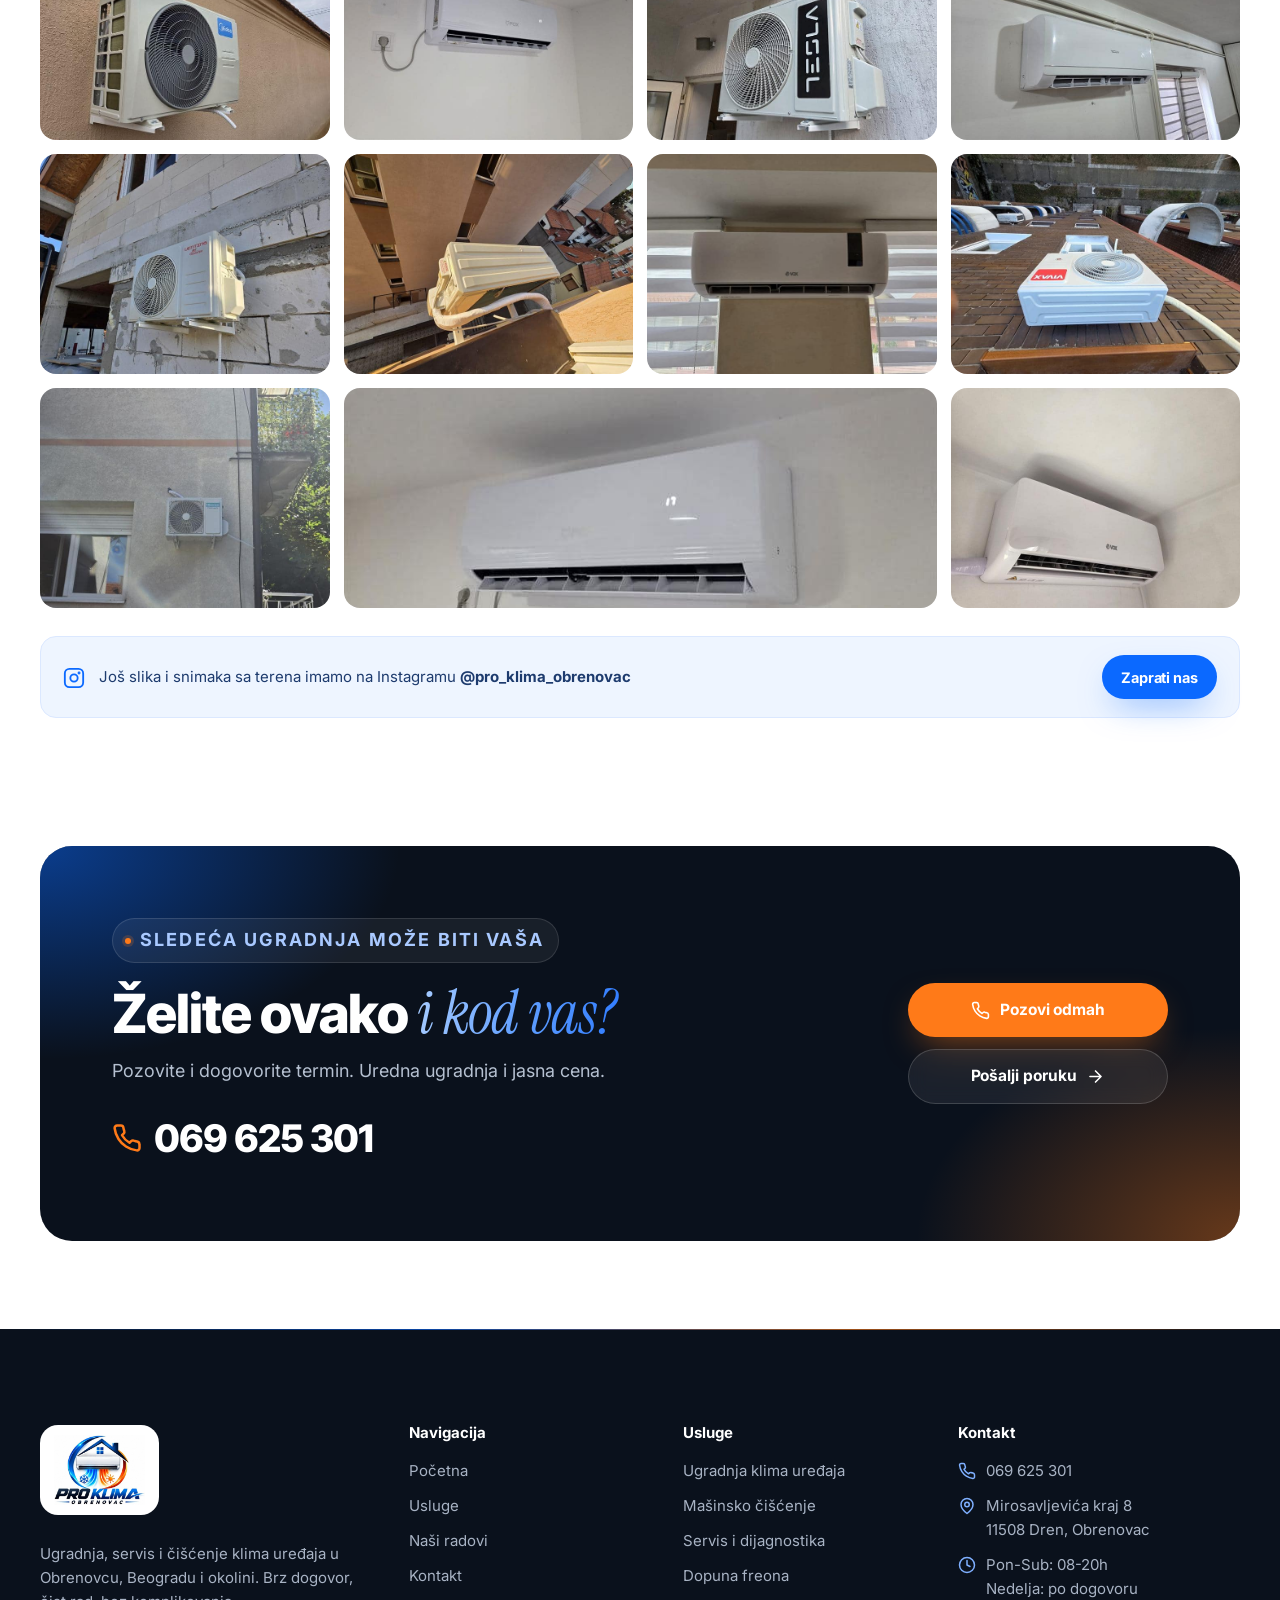
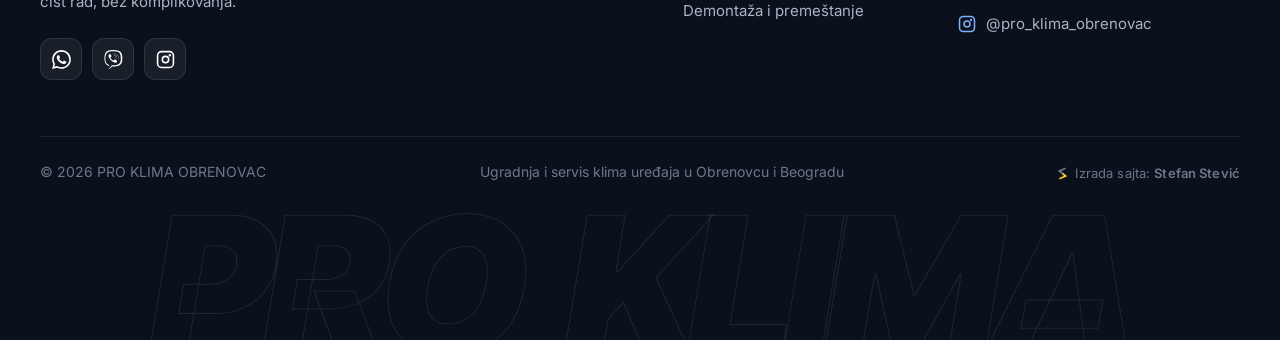
<file: radovi.html>
<!doctype html>
<html lang="sr-Latn">
<head>
  <meta charset="utf-8">
  <meta name="viewport" content="width=device-width, initial-scale=1">
  <title>Naši radovi | Galerija ugradnji klima | PRO KLIMA Obrenovac</title>
  <meta name="description" content="Galerija ugradnji klima uređaja, servisa i spoljnih jedinica. Radovi PRO KLIMA Obrenovac u Obrenovcu, Beogradu i okolini.">
  <meta name="theme-color" content="#0a111c">
  <link rel="canonical" href="https://proklimaobrenovac.com/radovi.html">
  <meta property="og:type" content="website">
  <meta property="og:locale" content="sr_RS">
  <meta property="og:title" content="Naši radovi | Galerija ugradnji klima | PRO KLIMA Obrenovac">
  <meta property="og:description" content="Galerija ugradnji klima uređaja, servisa i spoljnih jedinica. Radovi PRO KLIMA Obrenovac u Obrenovcu, Beogradu i okolini.">
  <meta property="og:image" content="https://proklimaobrenovac.com/img/rad-17.jpg">
  <link rel="icon" href="img/logo.jpg">
  <link rel="preconnect" href="https://fonts.googleapis.com">
  <link rel="preconnect" href="https://fonts.gstatic.com" crossorigin>
  <link href="https://fonts.googleapis.com/css2?family=Instrument+Serif:ital@0;1&family=Inter:wght@400;500;600;700;800&family=Inter+Tight:ital,wght@0,600;0,700;0,800;0,900;1,800;1,900&display=swap" rel="stylesheet">
  <link rel="stylesheet" href="css/style.css?v=mv7pjp44">
  <script>document.documentElement.classList.add("js")</script>
</head>
<body data-page="radovi">

<div class="topbar">
  <div class="wrap">
    <div class="topbar-items">
      <span><svg viewBox="0 0 24 24" fill="none" stroke="currentColor" stroke-width="2" stroke-linecap="round" stroke-linejoin="round" aria-hidden="true"><path d="M20 10c0 6-8 12-8 12s-8-6-8-12a8 8 0 0 1 16 0z"/><circle cx="12" cy="10" r="3"/></svg> Mirosavljevića kraj 8, Dren, Obrenovac</span>
      <span class="hide-md"><svg viewBox="0 0 24 24" fill="none" stroke="currentColor" stroke-width="2" stroke-linecap="round" stroke-linejoin="round" aria-hidden="true"><circle cx="12" cy="12" r="10"/><path d="M12 6v6l4 2"/></svg> Pon-Sub: 08-20h</span>
    </div>
    <div class="social">
      <a href="https://wa.me/38169625301" target="_blank" rel="noopener"><svg viewBox="0 0 24 24" fill="currentColor" aria-hidden="true"><path d="M17.5 14.4c-.3-.1-1.8-.9-2-1-.3-.1-.5-.1-.7.2-.2.3-.8 1-.9 1.2-.2.2-.3.2-.6.1-.3-.1-1.3-.5-2.4-1.5-.9-.8-1.5-1.8-1.7-2.1-.2-.3 0-.5.1-.6l.4-.5c.2-.2.2-.3.3-.5.1-.2 0-.4 0-.5l-.9-2.2c-.2-.6-.5-.5-.7-.5h-.6c-.2 0-.5.1-.8.4-.3.3-1 1-1 2.5s1.1 2.9 1.2 3.1c.1.2 2.1 3.2 5.1 4.5.7.3 1.3.5 1.7.6.7.2 1.4.2 1.9.1.6-.1 1.8-.7 2-1.5.2-.7.2-1.3.2-1.5-.1-.1-.3-.2-.6-.3zM12 21.8c-1.8 0-3.5-.5-5-1.4l-.4-.2-3.7 1 1-3.6-.2-.4a9.8 9.8 0 0 1-1.5-5.2C2.2 6.6 6.6 2.2 12 2.2c2.6 0 5.1 1 6.9 2.9a9.7 9.7 0 0 1 2.9 6.9c0 5.4-4.4 9.8-9.8 9.8zm8.4-18.2A11.8 11.8 0 0 0 12 .1C5.5.1.2 5.4.2 11.9c0 2.1.5 4.1 1.6 5.9L.1 24l6.3-1.7a11.8 11.8 0 0 0 5.6 1.4c6.5 0 11.8-5.3 11.8-11.8 0-3.2-1.2-6.1-3.4-8.3z"/></svg> WhatsApp</a>
      <a href="viber://chat?number=%2B38169625301"><svg viewBox="0 0 24 24" fill="currentColor" aria-hidden="true"><path d="M11.4 0C9.5 0 5.3.2 3 2.3 1.3 4 .7 6.5.6 9.6c-.1 3.1-.1 8.9 5.5 10.5v2.4s0 1 .6 1.2c.8.2 1.2-.5 2-1.3l1.4-1.6c3.8.3 6.8-.4 7.1-.5.8-.3 5.1-.8 5.8-6.6.7-6-.4-9.8-2.4-11.5C19.9 1.7 17.6 0 12.3 0h-.9zm.1 1.7h.8c4.5 0 6.4 1.4 6.9 1.9 1.6 1.4 2.4 4.7 1.9 9.8-.6 4.9-4.2 5.2-4.9 5.4-.3.1-2.9.7-6.2.5 0 0-2.4 2.9-3.2 3.7-.1.1-.3.2-.4.1-.2 0-.2-.3-.2-.5v-4C1.4 17.3 1.7 12.4 1.8 9.8c.1-2.6.6-4.7 2-6.1 1.9-1.7 5.3-2 7.7-2zm.5 2.6c-.2 0-.2.3 0 .3 1.9 0 3.5.6 4.8 1.9 1.3 1.3 2 3 2 5.2 0 .2.3.2.3 0 0-2.3-.7-4.1-2.1-5.5-1.4-1.3-3.1-2-5-1.9zm-4.1.9c-.3 0-.6.1-.9.3-.6.5-1.1 1-1.3 1.6-.2.6 0 1.2.3 1.7.9 1.9 2.2 3.6 3.9 5 .8.7 1.7 1.3 2.7 1.8.8.4 1.5.7 2.2.5.6-.2 1.1-.7 1.5-1.3.3-.4.3-.9-.1-1.2-.6-.6-1.3-1.1-2-1.5-.5-.3-1 0-1.2.3l-.5.6c-.2.3-.6.2-.6.2-2.9-.8-3.7-3.7-3.7-3.7s0-.4.3-.6l.6-.5c.3-.2.5-.7.2-1.2-.4-.7-.9-1.4-1.5-2-.2-.1-.4-.2-.6-.2zm4.5.8c-.2 0-.2.3 0 .3 1.2.1 2.1.5 2.8 1.2.7.7 1 1.7 1 3 0 .2.3.2.3 0 0-1.4-.4-2.5-1.1-3.2-.8-.8-1.8-1.2-3-1.3zm.4 1.4c-.2 0-.2.3 0 .3 1.2.1 1.7.6 1.8 1.8 0 .2.3.2.3 0-.1-1.4-.8-2.1-2.1-2.1z"/></svg> Viber</a>
      <a href="https://instagram.com/pro_klima_obrenovac" target="_blank" rel="noopener" class="hide-md"><svg viewBox="0 0 24 24" fill="none" stroke="currentColor" stroke-width="2" stroke-linecap="round" stroke-linejoin="round" aria-hidden="true"><rect x="2" y="2" width="20" height="20" rx="5"/><circle cx="12" cy="12" r="4"/><circle cx="17.5" cy="6.5" r=".6" fill="currentColor"/></svg> Instagram</a>
    </div>
  </div>
</div>

<header class="header" id="header">
  <div class="wrap">
    <a class="brand" href="index.html" aria-label="PRO KLIMA Obrenovac, početna">
      <img src="img/logo.jpg" alt="PRO KLIMA Obrenovac logo" width="84" height="64">
    </a>
    <nav class="nav" aria-label="Glavna navigacija">
        <a href="index.html">Početna</a>
        <a href="usluge.html">Usluge</a>
        <a href="radovi.html" aria-current="page">Naši radovi</a>
        <a href="kontakt.html">Kontakt</a>
    </nav>
    <div class="header-cta">
      <a class="header-phone" href="tel:+38169625301"><small>Pozovite odmah</small><b>069 625 301</b></a>
      <a class="btn btn-primary btn-sm" href="kontakt.html">Zakaži termin</a>
      <button class="burger" type="button" aria-label="Otvori meni" aria-expanded="false" aria-controls="drawer"><span></span></button>
    </div>
  </div>
</header>

<div class="drawer" id="drawer" aria-hidden="true">
  <div class="drawer-backdrop" data-close></div>
  <div class="drawer-panel" role="dialog" aria-label="Meni">
    <div class="drawer-head">
      <img src="img/logo.jpg" alt="PRO KLIMA Obrenovac">
      <button class="drawer-close" type="button" aria-label="Zatvori meni" data-close><svg viewBox="0 0 24 24" fill="none" stroke="currentColor" stroke-width="2" stroke-linecap="round" stroke-linejoin="round" aria-hidden="true"><path d="M18 6 6 18M6 6l12 12"/></svg></button>
    </div>
    <nav>
        <a href="index.html">Početna<svg viewBox="0 0 24 24" fill="none" stroke="currentColor" stroke-width="2" stroke-linecap="round" stroke-linejoin="round" aria-hidden="true"><path d="m9 18 6-6-6-6"/></svg></a>
        <a href="usluge.html">Usluge<svg viewBox="0 0 24 24" fill="none" stroke="currentColor" stroke-width="2" stroke-linecap="round" stroke-linejoin="round" aria-hidden="true"><path d="m9 18 6-6-6-6"/></svg></a>
        <a href="radovi.html" aria-current="page">Naši radovi<svg viewBox="0 0 24 24" fill="none" stroke="currentColor" stroke-width="2" stroke-linecap="round" stroke-linejoin="round" aria-hidden="true"><path d="m9 18 6-6-6-6"/></svg></a>
        <a href="kontakt.html">Kontakt<svg viewBox="0 0 24 24" fill="none" stroke="currentColor" stroke-width="2" stroke-linecap="round" stroke-linejoin="round" aria-hidden="true"><path d="m9 18 6-6-6-6"/></svg></a>
    </nav>
    <div class="drawer-actions">
      <a class="btn btn-primary" href="tel:+38169625301"><svg viewBox="0 0 24 24" fill="none" stroke="currentColor" stroke-width="2" stroke-linecap="round" stroke-linejoin="round" aria-hidden="true"><path d="M22 16.9v3a2 2 0 0 1-2.2 2 19.8 19.8 0 0 1-8.6-3.1 19.5 19.5 0 0 1-6-6A19.8 19.8 0 0 1 2.1 4.2 2 2 0 0 1 4.1 2h3a2 2 0 0 1 2 1.7c.1.9.4 1.8.7 2.7a2 2 0 0 1-.5 2.1L8 9.8a16 16 0 0 0 6 6l1.3-1.3a2 2 0 0 1 2.1-.4c.9.3 1.8.6 2.7.7a2 2 0 0 1 1.7 2z"/></svg> 069 625 301</a>
      <a class="btn btn-ghost" href="https://wa.me/38169625301" target="_blank" rel="noopener"><svg viewBox="0 0 24 24" fill="currentColor" aria-hidden="true"><path d="M17.5 14.4c-.3-.1-1.8-.9-2-1-.3-.1-.5-.1-.7.2-.2.3-.8 1-.9 1.2-.2.2-.3.2-.6.1-.3-.1-1.3-.5-2.4-1.5-.9-.8-1.5-1.8-1.7-2.1-.2-.3 0-.5.1-.6l.4-.5c.2-.2.2-.3.3-.5.1-.2 0-.4 0-.5l-.9-2.2c-.2-.6-.5-.5-.7-.5h-.6c-.2 0-.5.1-.8.4-.3.3-1 1-1 2.5s1.1 2.9 1.2 3.1c.1.2 2.1 3.2 5.1 4.5.7.3 1.3.5 1.7.6.7.2 1.4.2 1.9.1.6-.1 1.8-.7 2-1.5.2-.7.2-1.3.2-1.5-.1-.1-.3-.2-.6-.3zM12 21.8c-1.8 0-3.5-.5-5-1.4l-.4-.2-3.7 1 1-3.6-.2-.4a9.8 9.8 0 0 1-1.5-5.2C2.2 6.6 6.6 2.2 12 2.2c2.6 0 5.1 1 6.9 2.9a9.7 9.7 0 0 1 2.9 6.9c0 5.4-4.4 9.8-9.8 9.8zm8.4-18.2A11.8 11.8 0 0 0 12 .1C5.5.1.2 5.4.2 11.9c0 2.1.5 4.1 1.6 5.9L.1 24l6.3-1.7a11.8 11.8 0 0 0 5.6 1.4c6.5 0 11.8-5.3 11.8-11.8 0-3.2-1.2-6.1-3.4-8.3z"/></svg> WhatsApp</a>
      <a class="btn btn-ghost" href="viber://chat?number=%2B38169625301"><svg viewBox="0 0 24 24" fill="currentColor" aria-hidden="true"><path d="M11.4 0C9.5 0 5.3.2 3 2.3 1.3 4 .7 6.5.6 9.6c-.1 3.1-.1 8.9 5.5 10.5v2.4s0 1 .6 1.2c.8.2 1.2-.5 2-1.3l1.4-1.6c3.8.3 6.8-.4 7.1-.5.8-.3 5.1-.8 5.8-6.6.7-6-.4-9.8-2.4-11.5C19.9 1.7 17.6 0 12.3 0h-.9zm.1 1.7h.8c4.5 0 6.4 1.4 6.9 1.9 1.6 1.4 2.4 4.7 1.9 9.8-.6 4.9-4.2 5.2-4.9 5.4-.3.1-2.9.7-6.2.5 0 0-2.4 2.9-3.2 3.7-.1.1-.3.2-.4.1-.2 0-.2-.3-.2-.5v-4C1.4 17.3 1.7 12.4 1.8 9.8c.1-2.6.6-4.7 2-6.1 1.9-1.7 5.3-2 7.7-2zm.5 2.6c-.2 0-.2.3 0 .3 1.9 0 3.5.6 4.8 1.9 1.3 1.3 2 3 2 5.2 0 .2.3.2.3 0 0-2.3-.7-4.1-2.1-5.5-1.4-1.3-3.1-2-5-1.9zm-4.1.9c-.3 0-.6.1-.9.3-.6.5-1.1 1-1.3 1.6-.2.6 0 1.2.3 1.7.9 1.9 2.2 3.6 3.9 5 .8.7 1.7 1.3 2.7 1.8.8.4 1.5.7 2.2.5.6-.2 1.1-.7 1.5-1.3.3-.4.3-.9-.1-1.2-.6-.6-1.3-1.1-2-1.5-.5-.3-1 0-1.2.3l-.5.6c-.2.3-.6.2-.6.2-2.9-.8-3.7-3.7-3.7-3.7s0-.4.3-.6l.6-.5c.3-.2.5-.7.2-1.2-.4-.7-.9-1.4-1.5-2-.2-.1-.4-.2-.6-.2zm4.5.8c-.2 0-.2.3 0 .3 1.2.1 2.1.5 2.8 1.2.7.7 1 1.7 1 3 0 .2.3.2.3 0 0-1.4-.4-2.5-1.1-3.2-.8-.8-1.8-1.2-3-1.3zm.4 1.4c-.2 0-.2.3 0 .3 1.2.1 1.7.6 1.8 1.8 0 .2.3.2.3 0-.1-1.4-.8-2.1-2.1-2.1z"/></svg> Viber</a>
    </div>
  </div>
</div>

<main id="main">
<section class="page-hero">
  <div class="bg-img"><img src="img/rad-14.jpg" alt=""></div>
  <div class="wrap">
    <nav class="crumbs" aria-label="Putanja"><a href="index.html">Početna</a><svg viewBox="0 0 24 24" fill="none" stroke="currentColor" stroke-width="2" stroke-linecap="round" stroke-linejoin="round" aria-hidden="true"><path d="m9 18 6-6-6-6"/></svg><span>Naši radovi</span></nav>
    <p class="eyebrow" data-reveal>Galerija</p>
    <h1 data-reveal style="--d:.08s">Naši radovi, <span class="accent">sa terena.</span></h1>
    <p class="lead" data-reveal style="--d:.16s">Ugradnje u stanovima, kućama i novogradnji, servisi i zamene starih klima po Obrenovcu i Beogradu.</p>
  </div>
</section>

<section class="section">
  <div class="wrap">
    <div class="filters" role="tablist" aria-label="Filter radova" data-reveal>
      <button class="filter active" data-filter="all" role="tab" aria-selected="true">Svi radovi <span>41</span></button>
      <button class="filter" data-filter="unutra" role="tab" aria-selected="false">Unutrašnje jedinice <span>17</span></button>
      <button class="filter" data-filter="spolja" role="tab" aria-selected="false">Spoljne jedinice <span>17</span></button>
      <button class="filter" data-filter="ciscenje" role="tab" aria-selected="false">Čišćenje <span>4</span></button>
      <button class="filter" data-filter="servis" role="tab" aria-selected="false">Servis <span>3</span></button>
    </div>

    <div class="gallery-grid" data-gallery style="grid-auto-flow:dense">
      <figure class="g-item wide tall" data-cat="spolja"><img src="img/rad-17-sm.jpg" data-full="img/rad-17.jpg" alt="VOX spoljna jedinica na porodičnoj kući" loading="lazy"><figcaption>VOX spoljna jedinica <svg viewBox="0 0 24 24" fill="none" stroke="currentColor" stroke-width="2" stroke-linecap="round" stroke-linejoin="round" aria-hidden="true"><circle cx="11" cy="11" r="8"/><path d="m21 21-4.3-4.3M11 8v6M8 11h6"/></svg></figcaption></figure>
      <figure class="g-item" data-cat="unutra"><img src="img/nova-16-sm.jpg" data-full="img/nova-16.jpg" alt="Unutrašnja jedinica na plavom zidu" loading="lazy"><figcaption>Dnevna soba <svg viewBox="0 0 24 24" fill="none" stroke="currentColor" stroke-width="2" stroke-linecap="round" stroke-linejoin="round" aria-hidden="true"><circle cx="11" cy="11" r="8"/><path d="m21 21-4.3-4.3M11 8v6M8 11h6"/></svg></figcaption></figure>
      <figure class="g-item" data-cat="ciscenje"><img src="img/nova-8-sm.jpg" data-full="img/nova-8.jpg" alt="Čišćenje unutrašnje jedinice" loading="lazy"><figcaption>Mašinsko čišćenje <svg viewBox="0 0 24 24" fill="none" stroke="currentColor" stroke-width="2" stroke-linecap="round" stroke-linejoin="round" aria-hidden="true"><circle cx="11" cy="11" r="8"/><path d="m21 21-4.3-4.3M11 8v6M8 11h6"/></svg></figcaption></figure>
      <figure class="g-item" data-cat="unutra"><img src="img/nova-10-sm.jpg" data-full="img/nova-10.jpg" alt="VOX unutrašnja jedinica" loading="lazy"><figcaption>VOX <svg viewBox="0 0 24 24" fill="none" stroke="currentColor" stroke-width="2" stroke-linecap="round" stroke-linejoin="round" aria-hidden="true"><circle cx="11" cy="11" r="8"/><path d="m21 21-4.3-4.3M11 8v6M8 11h6"/></svg></figcaption></figure>
      <figure class="g-item" data-cat="unutra"><img src="img/rad-16-sm.jpg" data-full="img/rad-16.jpg" alt="Crna unutrašnja jedinica klime" loading="lazy"><figcaption>Black edition <svg viewBox="0 0 24 24" fill="none" stroke="currentColor" stroke-width="2" stroke-linecap="round" stroke-linejoin="round" aria-hidden="true"><circle cx="11" cy="11" r="8"/><path d="m21 21-4.3-4.3M11 8v6M8 11h6"/></svg></figcaption></figure>
      <figure class="g-item wide" data-cat="spolja"><img src="img/nova-12-sm.jpg" data-full="img/nova-12.jpg" alt="Spoljna jedinica na kući od cigle" loading="lazy"><figcaption>Kuća u izgradnji <svg viewBox="0 0 24 24" fill="none" stroke="currentColor" stroke-width="2" stroke-linecap="round" stroke-linejoin="round" aria-hidden="true"><circle cx="11" cy="11" r="8"/><path d="m21 21-4.3-4.3M11 8v6M8 11h6"/></svg></figcaption></figure>
      <figure class="g-item tall" data-cat="servis"><img src="img/rad-12-sm.jpg" data-full="img/rad-12.jpg" alt="Dijagnostika otvorene spoljne jedinice" loading="lazy"><figcaption>Dijagnostika kvara <svg viewBox="0 0 24 24" fill="none" stroke="currentColor" stroke-width="2" stroke-linecap="round" stroke-linejoin="round" aria-hidden="true"><circle cx="11" cy="11" r="8"/><path d="m21 21-4.3-4.3M11 8v6M8 11h6"/></svg></figcaption></figure>
      <figure class="g-item" data-cat="unutra"><img src="img/nova-5-sm.jpg" data-full="img/nova-5.jpg" alt="Tesla unutrašnja jedinica" loading="lazy"><figcaption>Tesla <svg viewBox="0 0 24 24" fill="none" stroke="currentColor" stroke-width="2" stroke-linecap="round" stroke-linejoin="round" aria-hidden="true"><circle cx="11" cy="11" r="8"/><path d="m21 21-4.3-4.3M11 8v6M8 11h6"/></svg></figcaption></figure>
      <figure class="g-item tall" data-cat="spolja"><img src="img/nova-18-sm.jpg" data-full="img/nova-18.jpg" alt="Union spoljna jedinica na zidu od cigle" loading="lazy"><figcaption>Union <svg viewBox="0 0 24 24" fill="none" stroke="currentColor" stroke-width="2" stroke-linecap="round" stroke-linejoin="round" aria-hidden="true"><circle cx="11" cy="11" r="8"/><path d="m21 21-4.3-4.3M11 8v6M8 11h6"/></svg></figcaption></figure>
      <figure class="g-item" data-cat="unutra"><img src="img/rad-10-sm.jpg" data-full="img/rad-10.jpg" alt="Unutrašnja jedinica sa displejem" loading="lazy"><figcaption>Dnevna soba <svg viewBox="0 0 24 24" fill="none" stroke="currentColor" stroke-width="2" stroke-linecap="round" stroke-linejoin="round" aria-hidden="true"><circle cx="11" cy="11" r="8"/><path d="m21 21-4.3-4.3M11 8v6M8 11h6"/></svg></figcaption></figure>
      <figure class="g-item" data-cat="spolja"><img src="img/nova-15-sm.jpg" data-full="img/nova-15.jpg" alt="Tesla spoljna jedinica na porodičnoj kući" loading="lazy"><figcaption>Tesla, porodična kuća <svg viewBox="0 0 24 24" fill="none" stroke="currentColor" stroke-width="2" stroke-linecap="round" stroke-linejoin="round" aria-hidden="true"><circle cx="11" cy="11" r="8"/><path d="m21 21-4.3-4.3M11 8v6M8 11h6"/></svg></figcaption></figure>
      <figure class="g-item" data-cat="ciscenje"><img src="img/nova-7-sm.jpg" data-full="img/nova-7.jpg" alt="Mašinsko čišćenje sa zaštitnom vrećom" loading="lazy"><figcaption>Mašinsko čišćenje <svg viewBox="0 0 24 24" fill="none" stroke="currentColor" stroke-width="2" stroke-linecap="round" stroke-linejoin="round" aria-hidden="true"><circle cx="11" cy="11" r="8"/><path d="m21 21-4.3-4.3M11 8v6M8 11h6"/></svg></figcaption></figure>
      <figure class="g-item wide" data-cat="spolja"><img src="img/rad-13-sm.jpg" data-full="img/rad-13.jpg" alt="Spoljna jedinica na novogradnji" loading="lazy"><figcaption>Novogradnja <svg viewBox="0 0 24 24" fill="none" stroke="currentColor" stroke-width="2" stroke-linecap="round" stroke-linejoin="round" aria-hidden="true"><circle cx="11" cy="11" r="8"/><path d="m21 21-4.3-4.3M11 8v6M8 11h6"/></svg></figcaption></figure>
      <figure class="g-item" data-cat="unutra"><img src="img/nova-17-sm.jpg" data-full="img/nova-17.jpg" alt="Unutrašnja jedinica u stanu" loading="lazy"><figcaption>Stan <svg viewBox="0 0 24 24" fill="none" stroke="currentColor" stroke-width="2" stroke-linecap="round" stroke-linejoin="round" aria-hidden="true"><circle cx="11" cy="11" r="8"/><path d="m21 21-4.3-4.3M11 8v6M8 11h6"/></svg></figcaption></figure>
      <figure class="g-item" data-cat="servis"><img src="img/rad-3-sm.jpg" data-full="img/rad-3.jpg" alt="Servis FOX klime sa manometrima" loading="lazy"><figcaption>Servis, provera pritiska <svg viewBox="0 0 24 24" fill="none" stroke="currentColor" stroke-width="2" stroke-linecap="round" stroke-linejoin="round" aria-hidden="true"><circle cx="11" cy="11" r="8"/><path d="m21 21-4.3-4.3M11 8v6M8 11h6"/></svg></figcaption></figure>
      <figure class="g-item" data-cat="unutra"><img src="img/nova-2-sm.jpg" data-full="img/nova-2.jpg" alt="Unutrašnja jedinica u dnevnoj sobi" loading="lazy"><figcaption>Dnevna soba <svg viewBox="0 0 24 24" fill="none" stroke="currentColor" stroke-width="2" stroke-linecap="round" stroke-linejoin="round" aria-hidden="true"><circle cx="11" cy="11" r="8"/><path d="m21 21-4.3-4.3M11 8v6M8 11h6"/></svg></figcaption></figure>
      <figure class="g-item wide" data-cat="spolja"><img src="img/rad-21-sm.jpg" data-full="img/rad-21.jpg" alt="Ugradnja klime na spratu kuće" loading="lazy"><figcaption>Ugradnja na spratu <svg viewBox="0 0 24 24" fill="none" stroke="currentColor" stroke-width="2" stroke-linecap="round" stroke-linejoin="round" aria-hidden="true"><circle cx="11" cy="11" r="8"/><path d="m21 21-4.3-4.3M11 8v6M8 11h6"/></svg></figcaption></figure>
      <figure class="g-item" data-cat="spolja"><img src="img/nova-6-sm.jpg" data-full="img/nova-6.jpg" alt="Tesla spoljna jedinica na fasadi" loading="lazy"><figcaption>Tesla <svg viewBox="0 0 24 24" fill="none" stroke="currentColor" stroke-width="2" stroke-linecap="round" stroke-linejoin="round" aria-hidden="true"><circle cx="11" cy="11" r="8"/><path d="m21 21-4.3-4.3M11 8v6M8 11h6"/></svg></figcaption></figure>
      <figure class="g-item" data-cat="unutra"><img src="img/rad-18-sm.jpg" data-full="img/rad-18.jpg" alt="Midea unutrašnja jedinica" loading="lazy"><figcaption>Midea <svg viewBox="0 0 24 24" fill="none" stroke="currentColor" stroke-width="2" stroke-linecap="round" stroke-linejoin="round" aria-hidden="true"><circle cx="11" cy="11" r="8"/><path d="m21 21-4.3-4.3M11 8v6M8 11h6"/></svg></figcaption></figure>
      <figure class="g-item" data-cat="ciscenje"><img src="img/nova-20-sm.jpg" data-full="img/nova-20.jpg" alt="Mašinsko čišćenje klime" loading="lazy"><figcaption>Mašinsko čišćenje <svg viewBox="0 0 24 24" fill="none" stroke="currentColor" stroke-width="2" stroke-linecap="round" stroke-linejoin="round" aria-hidden="true"><circle cx="11" cy="11" r="8"/><path d="m21 21-4.3-4.3M11 8v6M8 11h6"/></svg></figcaption></figure>
      <figure class="g-item" data-cat="spolja"><img src="img/nova-13-sm.jpg" data-full="img/nova-13.jpg" alt="Union spoljna jedinica pored prozora" loading="lazy"><figcaption>Union <svg viewBox="0 0 24 24" fill="none" stroke="currentColor" stroke-width="2" stroke-linecap="round" stroke-linejoin="round" aria-hidden="true"><circle cx="11" cy="11" r="8"/><path d="m21 21-4.3-4.3M11 8v6M8 11h6"/></svg></figcaption></figure>
      <figure class="g-item" data-cat="unutra"><img src="img/rad-7-sm.jpg" data-full="img/rad-7.jpg" alt="Unutrašnja jedinica ispod spuštenog plafona" loading="lazy"><figcaption>Spušteni plafon <svg viewBox="0 0 24 24" fill="none" stroke="currentColor" stroke-width="2" stroke-linecap="round" stroke-linejoin="round" aria-hidden="true"><circle cx="11" cy="11" r="8"/><path d="m21 21-4.3-4.3M11 8v6M8 11h6"/></svg></figcaption></figure>
      <figure class="g-item wide" data-cat="spolja"><img src="img/nova-19-sm.jpg" data-full="img/nova-19.jpg" alt="Union spoljna jedinica ispod nadstrešnice" loading="lazy"><figcaption>Union <svg viewBox="0 0 24 24" fill="none" stroke="currentColor" stroke-width="2" stroke-linecap="round" stroke-linejoin="round" aria-hidden="true"><circle cx="11" cy="11" r="8"/><path d="m21 21-4.3-4.3M11 8v6M8 11h6"/></svg></figcaption></figure>
      <figure class="g-item" data-cat="spolja"><img src="img/rad-2-sm.jpg" data-full="img/rad-2.jpg" alt="FOX spoljna jedinica na fasadi" loading="lazy"><figcaption>FOX <svg viewBox="0 0 24 24" fill="none" stroke="currentColor" stroke-width="2" stroke-linecap="round" stroke-linejoin="round" aria-hidden="true"><circle cx="11" cy="11" r="8"/><path d="m21 21-4.3-4.3M11 8v6M8 11h6"/></svg></figcaption></figure>
      <figure class="g-item" data-cat="unutra"><img src="img/nova-9-sm.jpg" data-full="img/nova-9.jpg" alt="Unutrašnja jedinica u sobi" loading="lazy"><figcaption>Soba <svg viewBox="0 0 24 24" fill="none" stroke="currentColor" stroke-width="2" stroke-linecap="round" stroke-linejoin="round" aria-hidden="true"><circle cx="11" cy="11" r="8"/><path d="m21 21-4.3-4.3M11 8v6M8 11h6"/></svg></figcaption></figure>
      <figure class="g-item" data-cat="spolja"><img src="img/rad-11-sm.jpg" data-full="img/rad-11.jpg" alt="Vivax spoljna jedinica" loading="lazy"><figcaption>Vivax <svg viewBox="0 0 24 24" fill="none" stroke="currentColor" stroke-width="2" stroke-linecap="round" stroke-linejoin="round" aria-hidden="true"><circle cx="11" cy="11" r="8"/><path d="m21 21-4.3-4.3M11 8v6M8 11h6"/></svg></figcaption></figure>
      <figure class="g-item" data-cat="ciscenje"><img src="img/nova-3-sm.jpg" data-full="img/nova-3.jpg" alt="Pranje spoljne jedinice na terasi" loading="lazy"><figcaption>Pranje spoljne jedinice <svg viewBox="0 0 24 24" fill="none" stroke="currentColor" stroke-width="2" stroke-linecap="round" stroke-linejoin="round" aria-hidden="true"><circle cx="11" cy="11" r="8"/><path d="m21 21-4.3-4.3M11 8v6M8 11h6"/></svg></figcaption></figure>
      <figure class="g-item wide" data-cat="unutra"><img src="img/rad-8-sm.jpg" data-full="img/rad-8.jpg" alt="Unutrašnja jedinica u potkrovlju" loading="lazy"><figcaption>Potkrovlje <svg viewBox="0 0 24 24" fill="none" stroke="currentColor" stroke-width="2" stroke-linecap="round" stroke-linejoin="round" aria-hidden="true"><circle cx="11" cy="11" r="8"/><path d="m21 21-4.3-4.3M11 8v6M8 11h6"/></svg></figcaption></figure>
      <figure class="g-item" data-cat="spolja"><img src="img/nova-1-sm.jpg" data-full="img/nova-1.jpg" alt="Spoljna jedinica Union klime na fasadi" loading="lazy"><figcaption>Union <svg viewBox="0 0 24 24" fill="none" stroke="currentColor" stroke-width="2" stroke-linecap="round" stroke-linejoin="round" aria-hidden="true"><circle cx="11" cy="11" r="8"/><path d="m21 21-4.3-4.3M11 8v6M8 11h6"/></svg></figcaption></figure>
      <figure class="g-item" data-cat="unutra"><img src="img/rad-15-sm.jpg" data-full="img/rad-15.jpg" alt="Bela unutrašnja jedinica" loading="lazy"><figcaption>Spavaća soba <svg viewBox="0 0 24 24" fill="none" stroke="currentColor" stroke-width="2" stroke-linecap="round" stroke-linejoin="round" aria-hidden="true"><circle cx="11" cy="11" r="8"/><path d="m21 21-4.3-4.3M11 8v6M8 11h6"/></svg></figcaption></figure>
      <figure class="g-item" data-cat="spolja"><img src="img/rad-19-sm.jpg" data-full="img/rad-19.jpg" alt="Midea spoljna jedinica na nosaču" loading="lazy"><figcaption>Midea <svg viewBox="0 0 24 24" fill="none" stroke="currentColor" stroke-width="2" stroke-linecap="round" stroke-linejoin="round" aria-hidden="true"><circle cx="11" cy="11" r="8"/><path d="m21 21-4.3-4.3M11 8v6M8 11h6"/></svg></figcaption></figure>
      <figure class="g-item" data-cat="unutra"><img src="img/nova-4-sm.jpg" data-full="img/nova-4.jpg" alt="Unutrašnja jedinica u spavaćoj sobi" loading="lazy"><figcaption>Spavaća soba <svg viewBox="0 0 24 24" fill="none" stroke="currentColor" stroke-width="2" stroke-linecap="round" stroke-linejoin="round" aria-hidden="true"><circle cx="11" cy="11" r="8"/><path d="m21 21-4.3-4.3M11 8v6M8 11h6"/></svg></figcaption></figure>
      <figure class="g-item" data-cat="spolja"><img src="img/rad-6-sm.jpg" data-full="img/rad-6.jpg" alt="Spoljna jedinica ispod terase" loading="lazy"><figcaption>Ispod terase <svg viewBox="0 0 24 24" fill="none" stroke="currentColor" stroke-width="2" stroke-linecap="round" stroke-linejoin="round" aria-hidden="true"><circle cx="11" cy="11" r="8"/><path d="m21 21-4.3-4.3M11 8v6M8 11h6"/></svg></figcaption></figure>
      <figure class="g-item" data-cat="unutra"><img src="img/nova-11-sm.jpg" data-full="img/nova-11.jpg" alt="Unutrašnja jedinica uz prozor" loading="lazy"><figcaption>Uz prozor <svg viewBox="0 0 24 24" fill="none" stroke="currentColor" stroke-width="2" stroke-linecap="round" stroke-linejoin="round" aria-hidden="true"><circle cx="11" cy="11" r="8"/><path d="m21 21-4.3-4.3M11 8v6M8 11h6"/></svg></figcaption></figure>
      <figure class="g-item" data-cat="spolja"><img src="img/rad-9-sm.jpg" data-full="img/rad-9.jpg" alt="Spoljna jedinica na kući u izgradnji" loading="lazy"><figcaption>Kuća u izgradnji <svg viewBox="0 0 24 24" fill="none" stroke="currentColor" stroke-width="2" stroke-linecap="round" stroke-linejoin="round" aria-hidden="true"><circle cx="11" cy="11" r="8"/><path d="m21 21-4.3-4.3M11 8v6M8 11h6"/></svg></figcaption></figure>
      <figure class="g-item" data-cat="servis"><img src="img/rad-5-sm.jpg" data-full="img/rad-5.jpg" alt="Stara spoljna jedinica pred zamenu" loading="lazy"><figcaption>Zamena stare klime <svg viewBox="0 0 24 24" fill="none" stroke="currentColor" stroke-width="2" stroke-linecap="round" stroke-linejoin="round" aria-hidden="true"><circle cx="11" cy="11" r="8"/><path d="m21 21-4.3-4.3M11 8v6M8 11h6"/></svg></figcaption></figure>
      <figure class="g-item" data-cat="unutra"><img src="img/rad-20-sm.jpg" data-full="img/rad-20.jpg" alt="VOX unutrašnja jedinica iznad prozora" loading="lazy"><figcaption>VOX <svg viewBox="0 0 24 24" fill="none" stroke="currentColor" stroke-width="2" stroke-linecap="round" stroke-linejoin="round" aria-hidden="true"><circle cx="11" cy="11" r="8"/><path d="m21 21-4.3-4.3M11 8v6M8 11h6"/></svg></figcaption></figure>
      <figure class="g-item" data-cat="spolja"><img src="img/nova-21-sm.jpg" data-full="img/nova-21.jpg" alt="Vivax spoljna jedinica na terasi" loading="lazy"><figcaption>Vivax <svg viewBox="0 0 24 24" fill="none" stroke="currentColor" stroke-width="2" stroke-linecap="round" stroke-linejoin="round" aria-hidden="true"><circle cx="11" cy="11" r="8"/><path d="m21 21-4.3-4.3M11 8v6M8 11h6"/></svg></figcaption></figure>
      <figure class="g-item" data-cat="spolja"><img src="img/rad-14-sm.jpg" data-full="img/rad-14.jpg" alt="Spoljna jedinica pored prozora" loading="lazy"><figcaption>Fasada <svg viewBox="0 0 24 24" fill="none" stroke="currentColor" stroke-width="2" stroke-linecap="round" stroke-linejoin="round" aria-hidden="true"><circle cx="11" cy="11" r="8"/><path d="m21 21-4.3-4.3M11 8v6M8 11h6"/></svg></figcaption></figure>
      <figure class="g-item wide" data-cat="unutra"><img src="img/rad-1-sm.jpg" data-full="img/rad-1.jpg" alt="Bela unutrašnja jedinica na zidu" loading="lazy"><figcaption>Stan, Obrenovac <svg viewBox="0 0 24 24" fill="none" stroke="currentColor" stroke-width="2" stroke-linecap="round" stroke-linejoin="round" aria-hidden="true"><circle cx="11" cy="11" r="8"/><path d="m21 21-4.3-4.3M11 8v6M8 11h6"/></svg></figcaption></figure>
      <figure class="g-item" data-cat="unutra"><img src="img/rad-4-sm.jpg" data-full="img/rad-4.jpg" alt="VOX unutrašnja jedinica" loading="lazy"><figcaption>VOX <svg viewBox="0 0 24 24" fill="none" stroke="currentColor" stroke-width="2" stroke-linecap="round" stroke-linejoin="round" aria-hidden="true"><circle cx="11" cy="11" r="8"/><path d="m21 21-4.3-4.3M11 8v6M8 11h6"/></svg></figcaption></figure>
    </div>

    <div class="notice" data-reveal style="justify-content:space-between;align-items:center;flex-wrap:wrap">
      <span style="display:flex;gap:14px;align-items:center"><svg viewBox="0 0 24 24" fill="none" stroke="currentColor" stroke-width="2" stroke-linecap="round" stroke-linejoin="round" aria-hidden="true"><rect x="2" y="2" width="20" height="20" rx="5"/><circle cx="12" cy="12" r="4"/><circle cx="17.5" cy="6.5" r=".6" fill="currentColor"/></svg><span>Još slika i snimaka sa terena imamo na Instagramu <b>@pro_klima_obrenovac</b></span></span>
      <a class="btn btn-primary btn-sm" href="https://instagram.com/pro_klima_obrenovac" target="_blank" rel="noopener">Zaprati nas</a>
    </div>
  </div>
</section>

<section class="section tight" style="padding-top:0">
  <div class="wrap">
    <div class="cta-band" data-reveal>
      <div>
        <p class="eyebrow">Sledeća ugradnja može biti vaša</p>
        <h2>Želite ovako <span class="accent">i kod vas?</span></h2>
        <p>Pozovite i dogovorite termin. Uredna ugradnja i jasna cena.</p>
        <a class="cta-phone" href="tel:+38169625301"><svg viewBox="0 0 24 24" fill="none" stroke="currentColor" stroke-width="2" stroke-linecap="round" stroke-linejoin="round" aria-hidden="true"><path d="M22 16.9v3a2 2 0 0 1-2.2 2 19.8 19.8 0 0 1-8.6-3.1 19.5 19.5 0 0 1-6-6A19.8 19.8 0 0 1 2.1 4.2 2 2 0 0 1 4.1 2h3a2 2 0 0 1 2 1.7c.1.9.4 1.8.7 2.7a2 2 0 0 1-.5 2.1L8 9.8a16 16 0 0 0 6 6l1.3-1.3a2 2 0 0 1 2.1-.4c.9.3 1.8.6 2.7.7a2 2 0 0 1 1.7 2z"/></svg> 069 625 301</a>
      </div>
      <div class="actions">
        <a class="btn btn-orange" href="tel:+38169625301"><svg viewBox="0 0 24 24" fill="none" stroke="currentColor" stroke-width="2" stroke-linecap="round" stroke-linejoin="round" aria-hidden="true"><path d="M22 16.9v3a2 2 0 0 1-2.2 2 19.8 19.8 0 0 1-8.6-3.1 19.5 19.5 0 0 1-6-6A19.8 19.8 0 0 1 2.1 4.2 2 2 0 0 1 4.1 2h3a2 2 0 0 1 2 1.7c.1.9.4 1.8.7 2.7a2 2 0 0 1-.5 2.1L8 9.8a16 16 0 0 0 6 6l1.3-1.3a2 2 0 0 1 2.1-.4c.9.3 1.8.6 2.7.7a2 2 0 0 1 1.7 2z"/></svg> Pozovi odmah</a>
        <a class="btn btn-glass" href="kontakt.html">Pošalji poruku <svg viewBox="0 0 24 24" fill="none" stroke="currentColor" stroke-width="2" stroke-linecap="round" stroke-linejoin="round" aria-hidden="true"><path d="M5 12h14M12 5l7 7-7 7"/></svg></a>
      </div>
    </div>
  </div>
</section>

</main>

<footer class="footer">
  <div class="wrap">
    <div class="footer-grid">
      <div>
        <a href="index.html" class="footer-logo"><img src="img/logo.jpg" alt="PRO KLIMA Obrenovac"></a>
        <p>Ugradnja, servis i čišćenje klima uređaja u Obrenovcu, Beogradu i okolini. Brz dogovor, čist rad, bez komplikovanja.</p>
        <div class="socials">
          <a href="https://wa.me/38169625301" target="_blank" rel="noopener" aria-label="WhatsApp"><svg viewBox="0 0 24 24" fill="currentColor" aria-hidden="true"><path d="M17.5 14.4c-.3-.1-1.8-.9-2-1-.3-.1-.5-.1-.7.2-.2.3-.8 1-.9 1.2-.2.2-.3.2-.6.1-.3-.1-1.3-.5-2.4-1.5-.9-.8-1.5-1.8-1.7-2.1-.2-.3 0-.5.1-.6l.4-.5c.2-.2.2-.3.3-.5.1-.2 0-.4 0-.5l-.9-2.2c-.2-.6-.5-.5-.7-.5h-.6c-.2 0-.5.1-.8.4-.3.3-1 1-1 2.5s1.1 2.9 1.2 3.1c.1.2 2.1 3.2 5.1 4.5.7.3 1.3.5 1.7.6.7.2 1.4.2 1.9.1.6-.1 1.8-.7 2-1.5.2-.7.2-1.3.2-1.5-.1-.1-.3-.2-.6-.3zM12 21.8c-1.8 0-3.5-.5-5-1.4l-.4-.2-3.7 1 1-3.6-.2-.4a9.8 9.8 0 0 1-1.5-5.2C2.2 6.6 6.6 2.2 12 2.2c2.6 0 5.1 1 6.9 2.9a9.7 9.7 0 0 1 2.9 6.9c0 5.4-4.4 9.8-9.8 9.8zm8.4-18.2A11.8 11.8 0 0 0 12 .1C5.5.1.2 5.4.2 11.9c0 2.1.5 4.1 1.6 5.9L.1 24l6.3-1.7a11.8 11.8 0 0 0 5.6 1.4c6.5 0 11.8-5.3 11.8-11.8 0-3.2-1.2-6.1-3.4-8.3z"/></svg></a>
          <a href="viber://chat?number=%2B38169625301" aria-label="Viber"><svg viewBox="0 0 24 24" fill="currentColor" aria-hidden="true"><path d="M11.4 0C9.5 0 5.3.2 3 2.3 1.3 4 .7 6.5.6 9.6c-.1 3.1-.1 8.9 5.5 10.5v2.4s0 1 .6 1.2c.8.2 1.2-.5 2-1.3l1.4-1.6c3.8.3 6.8-.4 7.1-.5.8-.3 5.1-.8 5.8-6.6.7-6-.4-9.8-2.4-11.5C19.9 1.7 17.6 0 12.3 0h-.9zm.1 1.7h.8c4.5 0 6.4 1.4 6.9 1.9 1.6 1.4 2.4 4.7 1.9 9.8-.6 4.9-4.2 5.2-4.9 5.4-.3.1-2.9.7-6.2.5 0 0-2.4 2.9-3.2 3.7-.1.1-.3.2-.4.1-.2 0-.2-.3-.2-.5v-4C1.4 17.3 1.7 12.4 1.8 9.8c.1-2.6.6-4.7 2-6.1 1.9-1.7 5.3-2 7.7-2zm.5 2.6c-.2 0-.2.3 0 .3 1.9 0 3.5.6 4.8 1.9 1.3 1.3 2 3 2 5.2 0 .2.3.2.3 0 0-2.3-.7-4.1-2.1-5.5-1.4-1.3-3.1-2-5-1.9zm-4.1.9c-.3 0-.6.1-.9.3-.6.5-1.1 1-1.3 1.6-.2.6 0 1.2.3 1.7.9 1.9 2.2 3.6 3.9 5 .8.7 1.7 1.3 2.7 1.8.8.4 1.5.7 2.2.5.6-.2 1.1-.7 1.5-1.3.3-.4.3-.9-.1-1.2-.6-.6-1.3-1.1-2-1.5-.5-.3-1 0-1.2.3l-.5.6c-.2.3-.6.2-.6.2-2.9-.8-3.7-3.7-3.7-3.7s0-.4.3-.6l.6-.5c.3-.2.5-.7.2-1.2-.4-.7-.9-1.4-1.5-2-.2-.1-.4-.2-.6-.2zm4.5.8c-.2 0-.2.3 0 .3 1.2.1 2.1.5 2.8 1.2.7.7 1 1.7 1 3 0 .2.3.2.3 0 0-1.4-.4-2.5-1.1-3.2-.8-.8-1.8-1.2-3-1.3zm.4 1.4c-.2 0-.2.3 0 .3 1.2.1 1.7.6 1.8 1.8 0 .2.3.2.3 0-.1-1.4-.8-2.1-2.1-2.1z"/></svg></a>
          <a href="https://instagram.com/pro_klima_obrenovac" target="_blank" rel="noopener" aria-label="Instagram"><svg viewBox="0 0 24 24" fill="none" stroke="currentColor" stroke-width="2" stroke-linecap="round" stroke-linejoin="round" aria-hidden="true"><rect x="2" y="2" width="20" height="20" rx="5"/><circle cx="12" cy="12" r="4"/><circle cx="17.5" cy="6.5" r=".6" fill="currentColor"/></svg></a>
        </div>
      </div>
      <div>
        <h4>Navigacija</h4>
        <ul>
          <li><a href="index.html">Početna</a></li>
          <li><a href="usluge.html">Usluge</a></li>
          <li><a href="radovi.html">Naši radovi</a></li>
          <li><a href="kontakt.html">Kontakt</a></li>
        </ul>
      </div>
      <div>
        <h4>Usluge</h4>
        <ul>
          <li><a href="usluge.html#ugradnja">Ugradnja klima uređaja</a></li>
          <li><a href="usluge.html#ciscenje">Mašinsko čišćenje</a></li>
          <li><a href="usluge.html#servis">Servis i dijagnostika</a></li>
          <li><a href="usluge.html#freon">Dopuna freona</a></li>
          <li><a href="usluge.html#premestanje">Demontaža i premeštanje</a></li>
        </ul>
      </div>
      <div>
        <h4>Kontakt</h4>
        <ul class="fc">
          <li><svg viewBox="0 0 24 24" fill="none" stroke="currentColor" stroke-width="2" stroke-linecap="round" stroke-linejoin="round" aria-hidden="true"><path d="M22 16.9v3a2 2 0 0 1-2.2 2 19.8 19.8 0 0 1-8.6-3.1 19.5 19.5 0 0 1-6-6A19.8 19.8 0 0 1 2.1 4.2 2 2 0 0 1 4.1 2h3a2 2 0 0 1 2 1.7c.1.9.4 1.8.7 2.7a2 2 0 0 1-.5 2.1L8 9.8a16 16 0 0 0 6 6l1.3-1.3a2 2 0 0 1 2.1-.4c.9.3 1.8.6 2.7.7a2 2 0 0 1 1.7 2z"/></svg><a href="tel:+38169625301">069 625 301</a></li>
          <li><svg viewBox="0 0 24 24" fill="none" stroke="currentColor" stroke-width="2" stroke-linecap="round" stroke-linejoin="round" aria-hidden="true"><path d="M20 10c0 6-8 12-8 12s-8-6-8-12a8 8 0 0 1 16 0z"/><circle cx="12" cy="10" r="3"/></svg><a href="https://www.google.com/maps/search/?api=1&query=Mirosavljevi%C4%87a+kraj+8%2C+Dren+11508" target="_blank" rel="noopener">Mirosavljevića kraj 8<br>11508 Dren, Obrenovac</a></li>
          <li><svg viewBox="0 0 24 24" fill="none" stroke="currentColor" stroke-width="2" stroke-linecap="round" stroke-linejoin="round" aria-hidden="true"><circle cx="12" cy="12" r="10"/><path d="M12 6v6l4 2"/></svg><span>Pon-Sub: 08-20h<br>Nedelja: po dogovoru</span></li>
          <li><svg viewBox="0 0 24 24" fill="none" stroke="currentColor" stroke-width="2" stroke-linecap="round" stroke-linejoin="round" aria-hidden="true"><rect x="2" y="2" width="20" height="20" rx="5"/><circle cx="12" cy="12" r="4"/><circle cx="17.5" cy="6.5" r=".6" fill="currentColor"/></svg><a href="https://instagram.com/pro_klima_obrenovac" target="_blank" rel="noopener">@pro_klima_obrenovac</a></li>
        </ul>
      </div>
    </div>
    <div class="footer-bottom">
      <span>© <span data-year>2026</span> PRO KLIMA OBRENOVAC</span>
      <span>Ugradnja i servis klima uređaja u Obrenovcu i Beogradu</span>
      <!-- ss-credit v1 -->
      <a class="ss-credit" href="https://stefanstevic.rs/" target="_blank" rel="noopener">
        <svg class="ss-credit__mark" viewBox="1 0 100 120" aria-hidden="true" focusable="false"><path d="M80 12 22 36 51 60"/><path class="ss-credit__accent" d="M51 60 80 84 22 108"/></svg>
        <span>Izrada sajta: <span class="ss-credit__name">Stefan Stević</span></span>
      </a>
    </div>
  </div>
  <div class="footer-big" aria-hidden="true">PRO KLIMA</div>
</footer>

<div class="mobile-bar" id="mobileBar">
  <a class="call" href="tel:+38169625301"><svg viewBox="0 0 24 24" fill="none" stroke="currentColor" stroke-width="2" stroke-linecap="round" stroke-linejoin="round" aria-hidden="true"><path d="M22 16.9v3a2 2 0 0 1-2.2 2 19.8 19.8 0 0 1-8.6-3.1 19.5 19.5 0 0 1-6-6A19.8 19.8 0 0 1 2.1 4.2 2 2 0 0 1 4.1 2h3a2 2 0 0 1 2 1.7c.1.9.4 1.8.7 2.7a2 2 0 0 1-.5 2.1L8 9.8a16 16 0 0 0 6 6l1.3-1.3a2 2 0 0 1 2.1-.4c.9.3 1.8.6 2.7.7a2 2 0 0 1 1.7 2z"/></svg> Pozovi</a>
  <a href="viber://chat?number=%2B38169625301"><svg viewBox="0 0 24 24" fill="currentColor" aria-hidden="true"><path d="M11.4 0C9.5 0 5.3.2 3 2.3 1.3 4 .7 6.5.6 9.6c-.1 3.1-.1 8.9 5.5 10.5v2.4s0 1 .6 1.2c.8.2 1.2-.5 2-1.3l1.4-1.6c3.8.3 6.8-.4 7.1-.5.8-.3 5.1-.8 5.8-6.6.7-6-.4-9.8-2.4-11.5C19.9 1.7 17.6 0 12.3 0h-.9zm.1 1.7h.8c4.5 0 6.4 1.4 6.9 1.9 1.6 1.4 2.4 4.7 1.9 9.8-.6 4.9-4.2 5.2-4.9 5.4-.3.1-2.9.7-6.2.5 0 0-2.4 2.9-3.2 3.7-.1.1-.3.2-.4.1-.2 0-.2-.3-.2-.5v-4C1.4 17.3 1.7 12.4 1.8 9.8c.1-2.6.6-4.7 2-6.1 1.9-1.7 5.3-2 7.7-2zm.5 2.6c-.2 0-.2.3 0 .3 1.9 0 3.5.6 4.8 1.9 1.3 1.3 2 3 2 5.2 0 .2.3.2.3 0 0-2.3-.7-4.1-2.1-5.5-1.4-1.3-3.1-2-5-1.9zm-4.1.9c-.3 0-.6.1-.9.3-.6.5-1.1 1-1.3 1.6-.2.6 0 1.2.3 1.7.9 1.9 2.2 3.6 3.9 5 .8.7 1.7 1.3 2.7 1.8.8.4 1.5.7 2.2.5.6-.2 1.1-.7 1.5-1.3.3-.4.3-.9-.1-1.2-.6-.6-1.3-1.1-2-1.5-.5-.3-1 0-1.2.3l-.5.6c-.2.3-.6.2-.6.2-2.9-.8-3.7-3.7-3.7-3.7s0-.4.3-.6l.6-.5c.3-.2.5-.7.2-1.2-.4-.7-.9-1.4-1.5-2-.2-.1-.4-.2-.6-.2zm4.5.8c-.2 0-.2.3 0 .3 1.2.1 2.1.5 2.8 1.2.7.7 1 1.7 1 3 0 .2.3.2.3 0 0-1.4-.4-2.5-1.1-3.2-.8-.8-1.8-1.2-3-1.3zm.4 1.4c-.2 0-.2.3 0 .3 1.2.1 1.7.6 1.8 1.8 0 .2.3.2.3 0-.1-1.4-.8-2.1-2.1-2.1z"/></svg> Viber</a>
  <a href="https://wa.me/38169625301" target="_blank" rel="noopener"><svg viewBox="0 0 24 24" fill="currentColor" aria-hidden="true"><path d="M17.5 14.4c-.3-.1-1.8-.9-2-1-.3-.1-.5-.1-.7.2-.2.3-.8 1-.9 1.2-.2.2-.3.2-.6.1-.3-.1-1.3-.5-2.4-1.5-.9-.8-1.5-1.8-1.7-2.1-.2-.3 0-.5.1-.6l.4-.5c.2-.2.2-.3.3-.5.1-.2 0-.4 0-.5l-.9-2.2c-.2-.6-.5-.5-.7-.5h-.6c-.2 0-.5.1-.8.4-.3.3-1 1-1 2.5s1.1 2.9 1.2 3.1c.1.2 2.1 3.2 5.1 4.5.7.3 1.3.5 1.7.6.7.2 1.4.2 1.9.1.6-.1 1.8-.7 2-1.5.2-.7.2-1.3.2-1.5-.1-.1-.3-.2-.6-.3zM12 21.8c-1.8 0-3.5-.5-5-1.4l-.4-.2-3.7 1 1-3.6-.2-.4a9.8 9.8 0 0 1-1.5-5.2C2.2 6.6 6.6 2.2 12 2.2c2.6 0 5.1 1 6.9 2.9a9.7 9.7 0 0 1 2.9 6.9c0 5.4-4.4 9.8-9.8 9.8zm8.4-18.2A11.8 11.8 0 0 0 12 .1C5.5.1.2 5.4.2 11.9c0 2.1.5 4.1 1.6 5.9L.1 24l6.3-1.7a11.8 11.8 0 0 0 5.6 1.4c6.5 0 11.8-5.3 11.8-11.8 0-3.2-1.2-6.1-3.4-8.3z"/></svg> WA</a>
</div>

<script src="js/recenzije.js?v=mv7pjp44" defer></script>
<script src="js/main.js?v=mv7pjp44" defer></script>
</body>
</html>
</file>
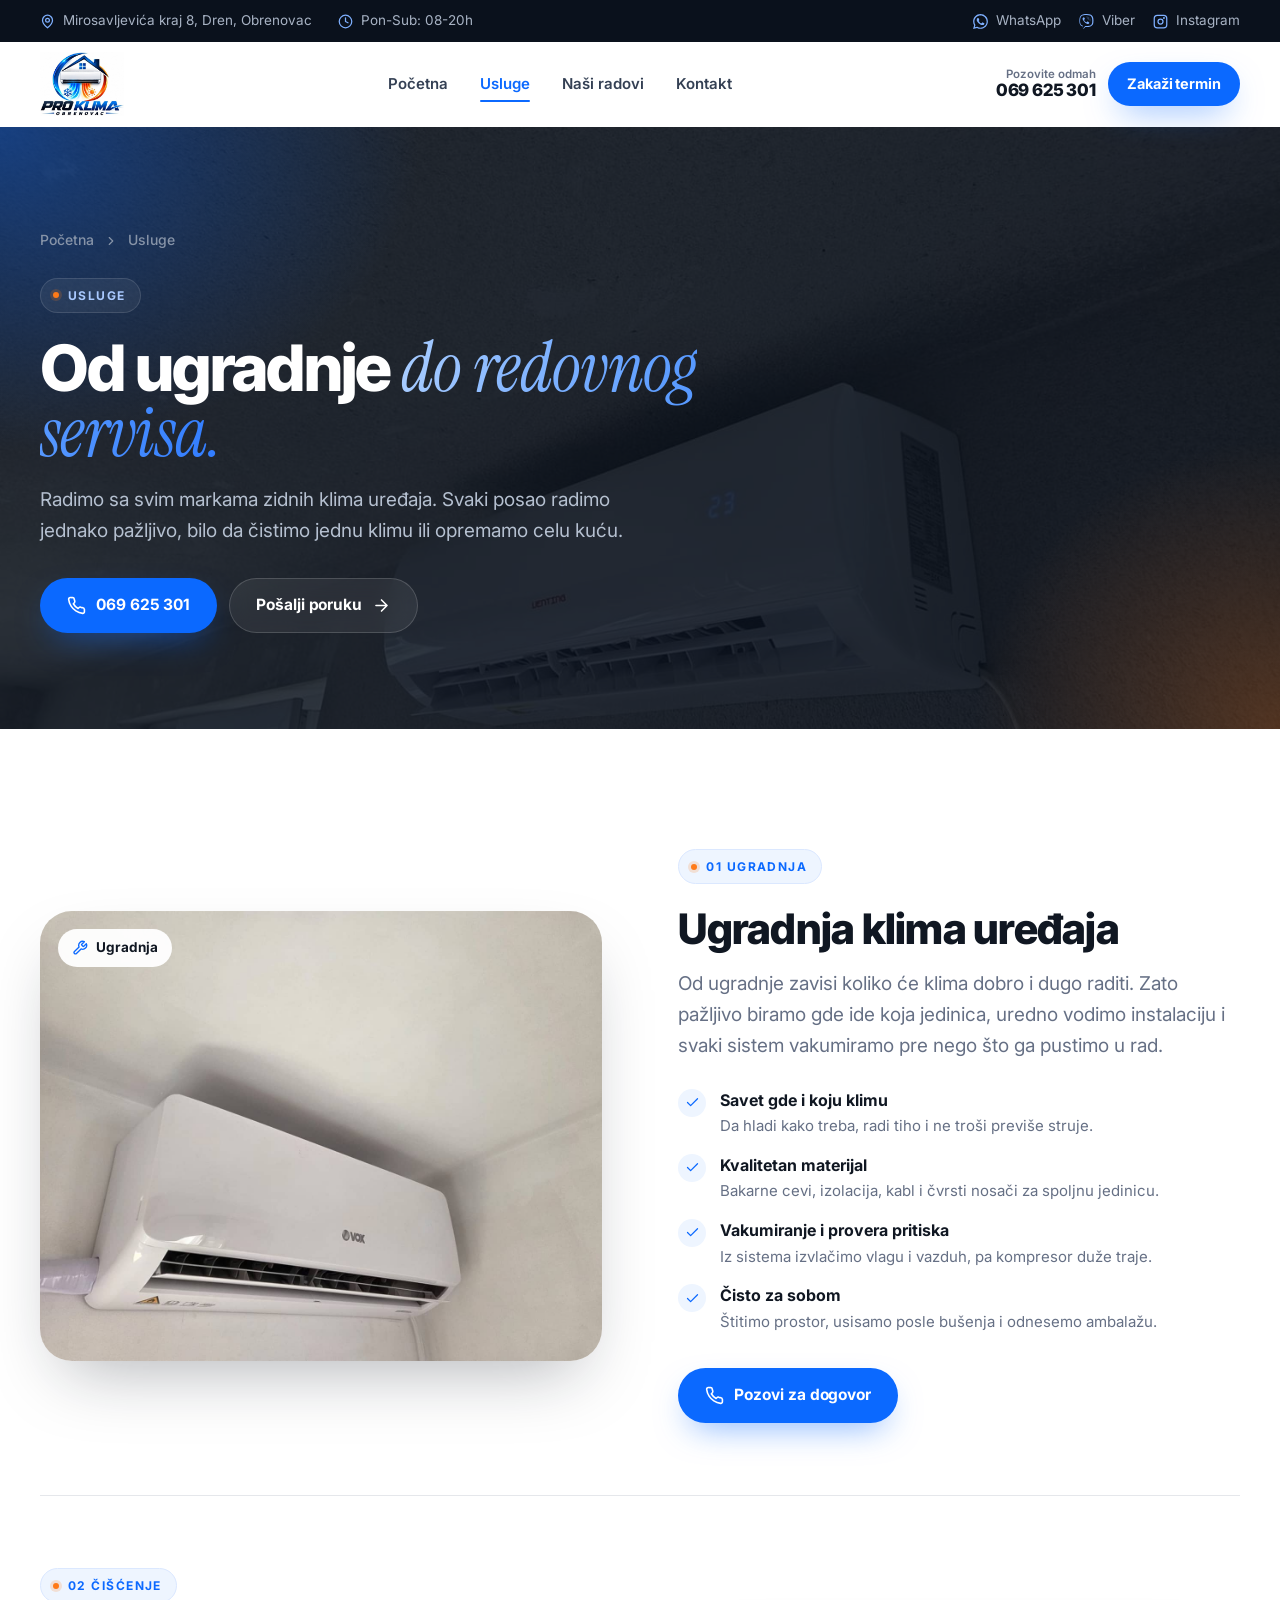
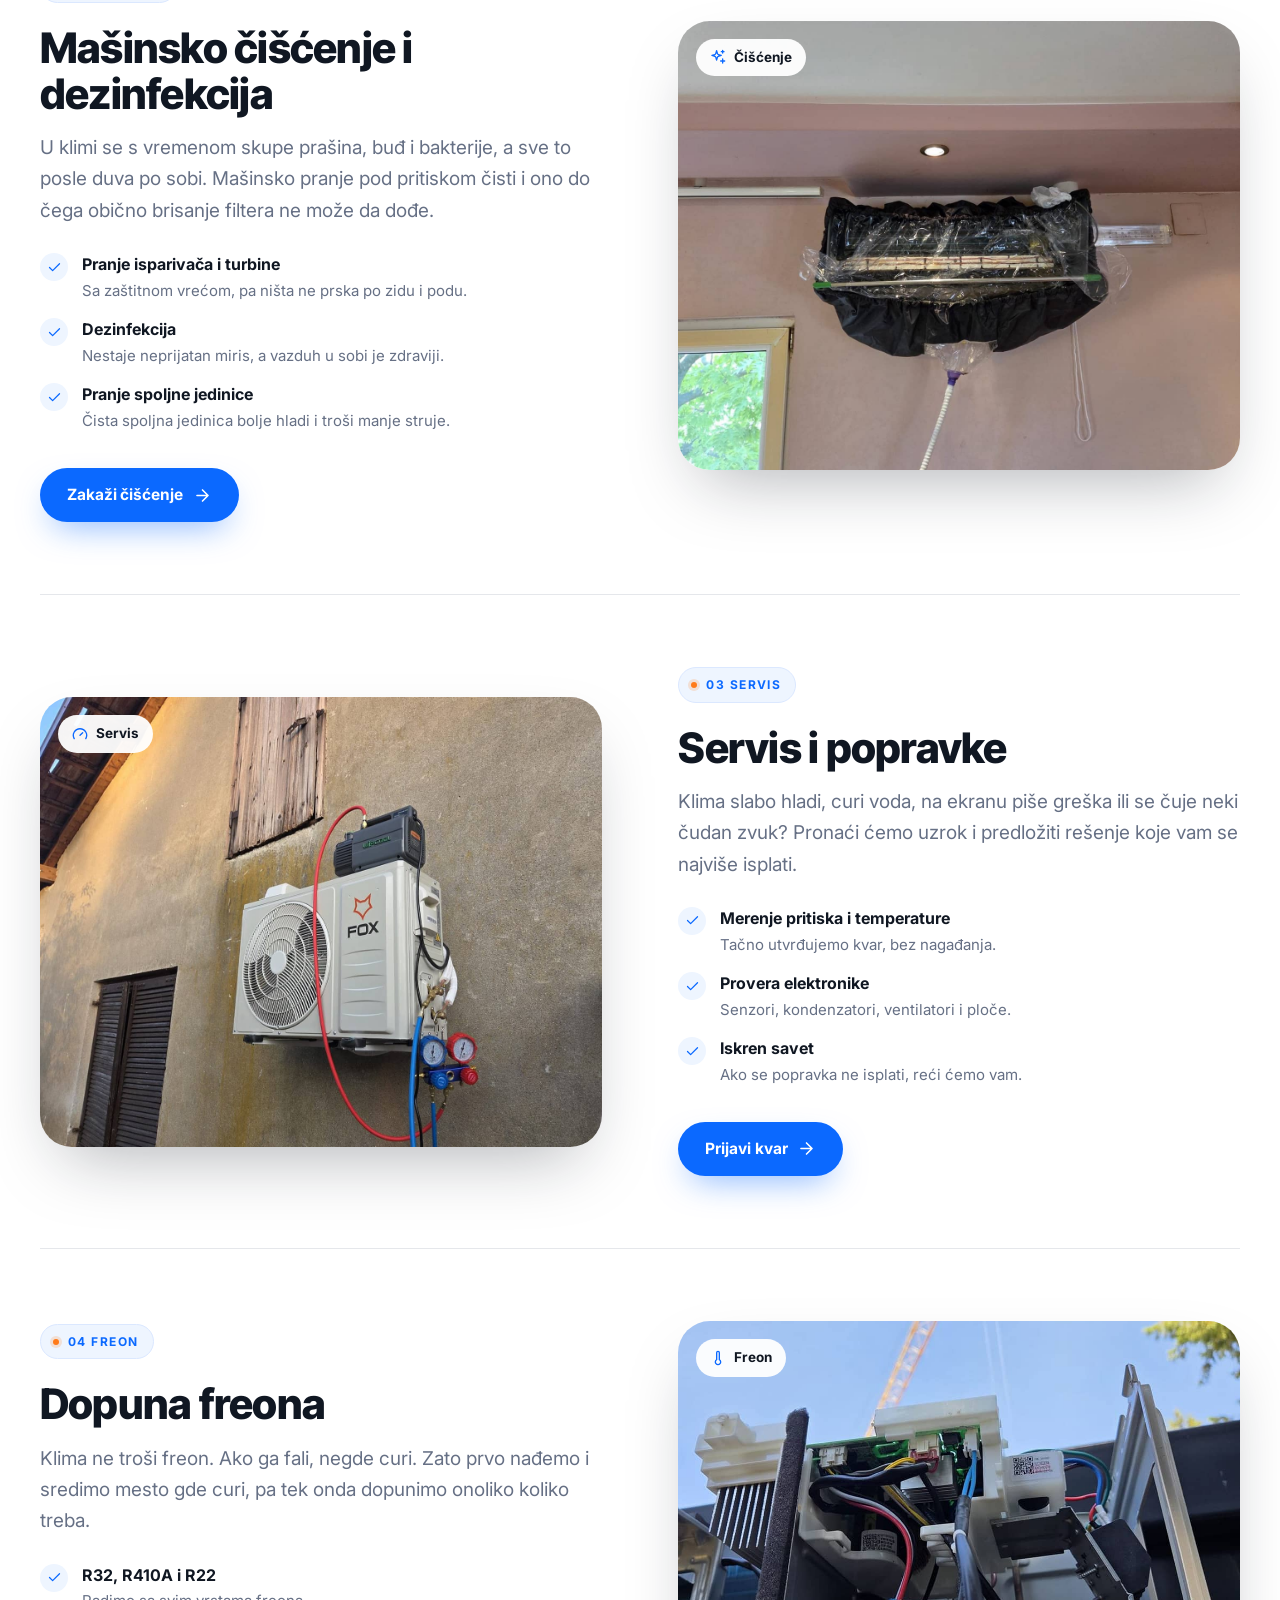
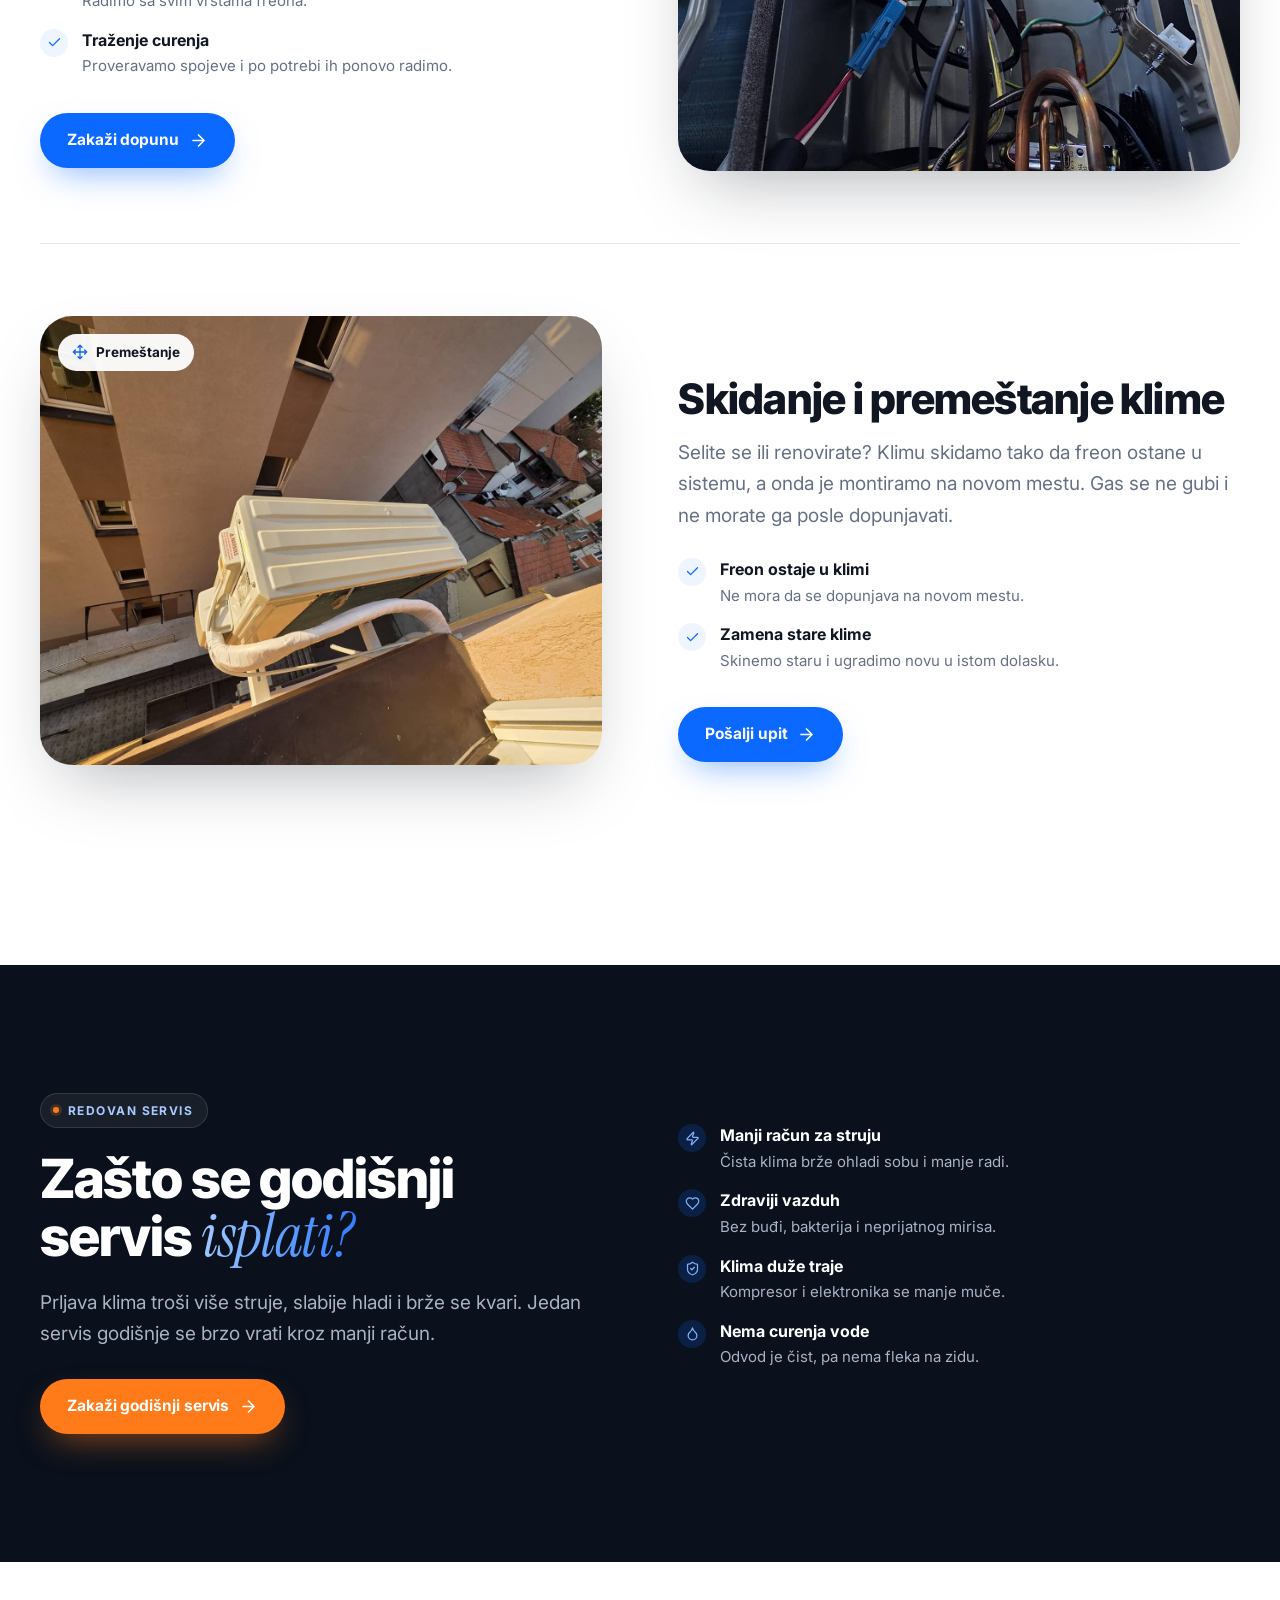
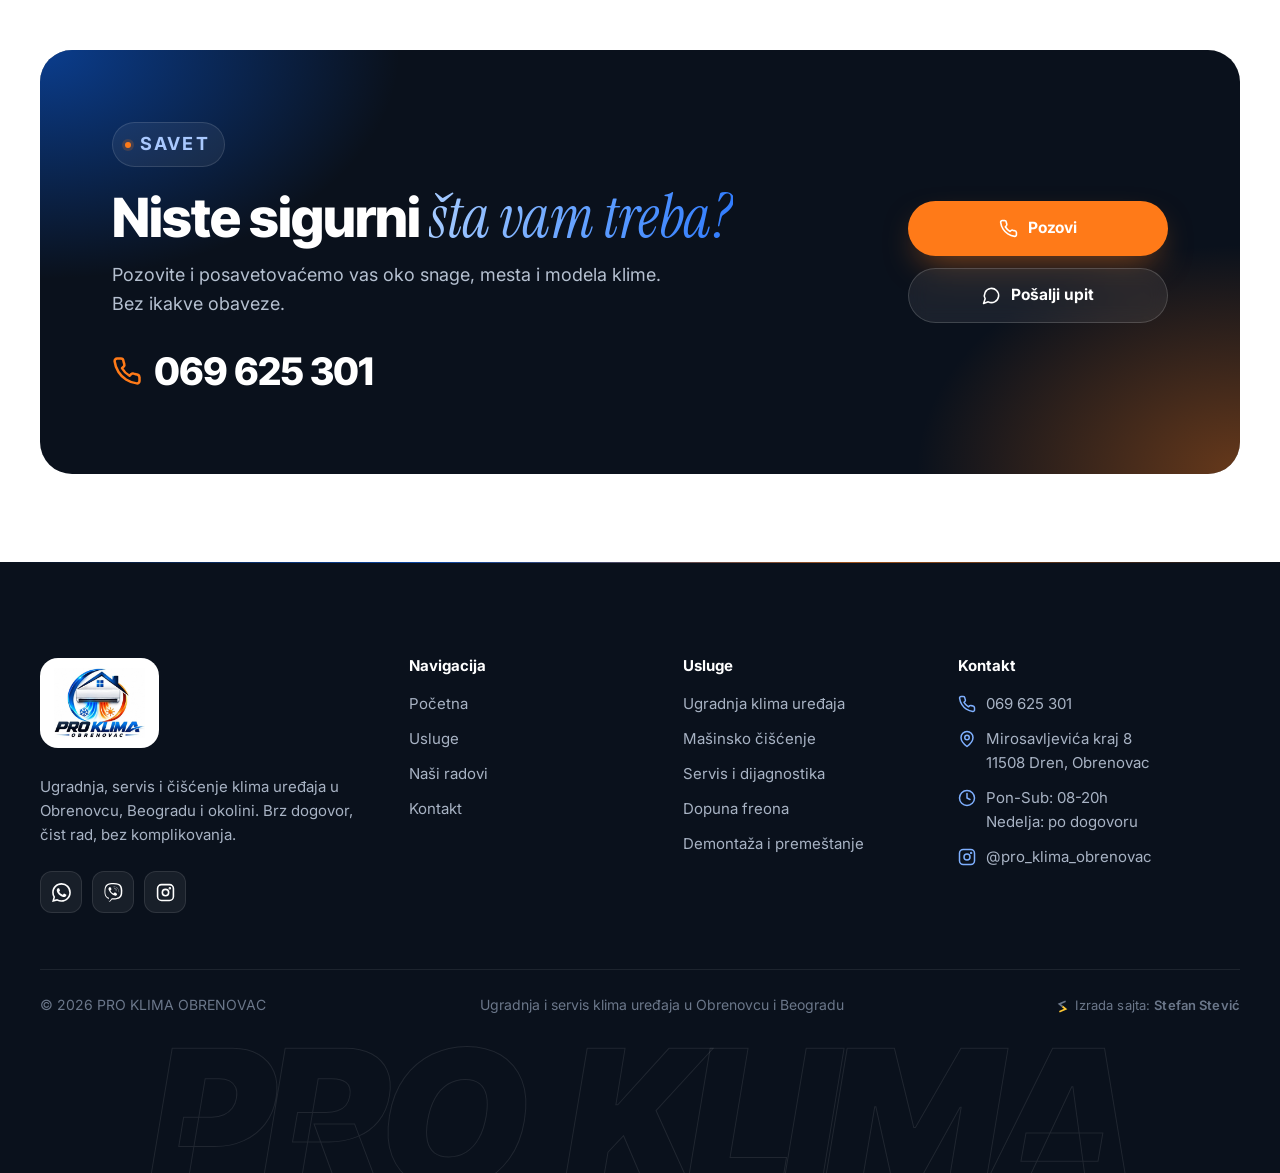
<file: usluge.html>
<!doctype html>
<html lang="sr-Latn">
<head>
  <meta charset="utf-8">
  <meta name="viewport" content="width=device-width, initial-scale=1">
  <title>Usluge | Ugradnja, servis i čišćenje klima | PRO KLIMA Obrenovac</title>
  <meta name="description" content="Ugradnja klima uređaja, mašinsko čišćenje, servis i popravke, dopuna freona, demontaža i premeštanje klima. Obrenovac, Beograd i okolina.">
  <meta name="theme-color" content="#0a111c">
  <link rel="canonical" href="https://proklimaobrenovac.com/usluge.html">
  <meta property="og:type" content="website">
  <meta property="og:locale" content="sr_RS">
  <meta property="og:title" content="Usluge | Ugradnja, servis i čišćenje klima | PRO KLIMA Obrenovac">
  <meta property="og:description" content="Ugradnja klima uređaja, mašinsko čišćenje, servis i popravke, dopuna freona, demontaža i premeštanje klima. Obrenovac, Beograd i okolina.">
  <meta property="og:image" content="https://proklimaobrenovac.com/img/rad-17.jpg">
  <link rel="icon" href="img/logo.jpg">
  <link rel="preconnect" href="https://fonts.googleapis.com">
  <link rel="preconnect" href="https://fonts.gstatic.com" crossorigin>
  <link href="https://fonts.googleapis.com/css2?family=Instrument+Serif:ital@0;1&family=Inter:wght@400;500;600;700;800&family=Inter+Tight:ital,wght@0,600;0,700;0,800;0,900;1,800;1,900&display=swap" rel="stylesheet">
  <link rel="stylesheet" href="css/style.css?v=mv7pjp44">
  <script>document.documentElement.classList.add("js")</script>
</head>
<body data-page="usluge">

<div class="topbar">
  <div class="wrap">
    <div class="topbar-items">
      <span><svg viewBox="0 0 24 24" fill="none" stroke="currentColor" stroke-width="2" stroke-linecap="round" stroke-linejoin="round" aria-hidden="true"><path d="M20 10c0 6-8 12-8 12s-8-6-8-12a8 8 0 0 1 16 0z"/><circle cx="12" cy="10" r="3"/></svg> Mirosavljevića kraj 8, Dren, Obrenovac</span>
      <span class="hide-md"><svg viewBox="0 0 24 24" fill="none" stroke="currentColor" stroke-width="2" stroke-linecap="round" stroke-linejoin="round" aria-hidden="true"><circle cx="12" cy="12" r="10"/><path d="M12 6v6l4 2"/></svg> Pon-Sub: 08-20h</span>
    </div>
    <div class="social">
      <a href="https://wa.me/38169625301" target="_blank" rel="noopener"><svg viewBox="0 0 24 24" fill="currentColor" aria-hidden="true"><path d="M17.5 14.4c-.3-.1-1.8-.9-2-1-.3-.1-.5-.1-.7.2-.2.3-.8 1-.9 1.2-.2.2-.3.2-.6.1-.3-.1-1.3-.5-2.4-1.5-.9-.8-1.5-1.8-1.7-2.1-.2-.3 0-.5.1-.6l.4-.5c.2-.2.2-.3.3-.5.1-.2 0-.4 0-.5l-.9-2.2c-.2-.6-.5-.5-.7-.5h-.6c-.2 0-.5.1-.8.4-.3.3-1 1-1 2.5s1.1 2.9 1.2 3.1c.1.2 2.1 3.2 5.1 4.5.7.3 1.3.5 1.7.6.7.2 1.4.2 1.9.1.6-.1 1.8-.7 2-1.5.2-.7.2-1.3.2-1.5-.1-.1-.3-.2-.6-.3zM12 21.8c-1.8 0-3.5-.5-5-1.4l-.4-.2-3.7 1 1-3.6-.2-.4a9.8 9.8 0 0 1-1.5-5.2C2.2 6.6 6.6 2.2 12 2.2c2.6 0 5.1 1 6.9 2.9a9.7 9.7 0 0 1 2.9 6.9c0 5.4-4.4 9.8-9.8 9.8zm8.4-18.2A11.8 11.8 0 0 0 12 .1C5.5.1.2 5.4.2 11.9c0 2.1.5 4.1 1.6 5.9L.1 24l6.3-1.7a11.8 11.8 0 0 0 5.6 1.4c6.5 0 11.8-5.3 11.8-11.8 0-3.2-1.2-6.1-3.4-8.3z"/></svg> WhatsApp</a>
      <a href="viber://chat?number=%2B38169625301"><svg viewBox="0 0 24 24" fill="currentColor" aria-hidden="true"><path d="M11.4 0C9.5 0 5.3.2 3 2.3 1.3 4 .7 6.5.6 9.6c-.1 3.1-.1 8.9 5.5 10.5v2.4s0 1 .6 1.2c.8.2 1.2-.5 2-1.3l1.4-1.6c3.8.3 6.8-.4 7.1-.5.8-.3 5.1-.8 5.8-6.6.7-6-.4-9.8-2.4-11.5C19.9 1.7 17.6 0 12.3 0h-.9zm.1 1.7h.8c4.5 0 6.4 1.4 6.9 1.9 1.6 1.4 2.4 4.7 1.9 9.8-.6 4.9-4.2 5.2-4.9 5.4-.3.1-2.9.7-6.2.5 0 0-2.4 2.9-3.2 3.7-.1.1-.3.2-.4.1-.2 0-.2-.3-.2-.5v-4C1.4 17.3 1.7 12.4 1.8 9.8c.1-2.6.6-4.7 2-6.1 1.9-1.7 5.3-2 7.7-2zm.5 2.6c-.2 0-.2.3 0 .3 1.9 0 3.5.6 4.8 1.9 1.3 1.3 2 3 2 5.2 0 .2.3.2.3 0 0-2.3-.7-4.1-2.1-5.5-1.4-1.3-3.1-2-5-1.9zm-4.1.9c-.3 0-.6.1-.9.3-.6.5-1.1 1-1.3 1.6-.2.6 0 1.2.3 1.7.9 1.9 2.2 3.6 3.9 5 .8.7 1.7 1.3 2.7 1.8.8.4 1.5.7 2.2.5.6-.2 1.1-.7 1.5-1.3.3-.4.3-.9-.1-1.2-.6-.6-1.3-1.1-2-1.5-.5-.3-1 0-1.2.3l-.5.6c-.2.3-.6.2-.6.2-2.9-.8-3.7-3.7-3.7-3.7s0-.4.3-.6l.6-.5c.3-.2.5-.7.2-1.2-.4-.7-.9-1.4-1.5-2-.2-.1-.4-.2-.6-.2zm4.5.8c-.2 0-.2.3 0 .3 1.2.1 2.1.5 2.8 1.2.7.7 1 1.7 1 3 0 .2.3.2.3 0 0-1.4-.4-2.5-1.1-3.2-.8-.8-1.8-1.2-3-1.3zm.4 1.4c-.2 0-.2.3 0 .3 1.2.1 1.7.6 1.8 1.8 0 .2.3.2.3 0-.1-1.4-.8-2.1-2.1-2.1z"/></svg> Viber</a>
      <a href="https://instagram.com/pro_klima_obrenovac" target="_blank" rel="noopener" class="hide-md"><svg viewBox="0 0 24 24" fill="none" stroke="currentColor" stroke-width="2" stroke-linecap="round" stroke-linejoin="round" aria-hidden="true"><rect x="2" y="2" width="20" height="20" rx="5"/><circle cx="12" cy="12" r="4"/><circle cx="17.5" cy="6.5" r=".6" fill="currentColor"/></svg> Instagram</a>
    </div>
  </div>
</div>

<header class="header" id="header">
  <div class="wrap">
    <a class="brand" href="index.html" aria-label="PRO KLIMA Obrenovac, početna">
      <img src="img/logo.jpg" alt="PRO KLIMA Obrenovac logo" width="84" height="64">
    </a>
    <nav class="nav" aria-label="Glavna navigacija">
        <a href="index.html">Početna</a>
        <a href="usluge.html" aria-current="page">Usluge</a>
        <a href="radovi.html">Naši radovi</a>
        <a href="kontakt.html">Kontakt</a>
    </nav>
    <div class="header-cta">
      <a class="header-phone" href="tel:+38169625301"><small>Pozovite odmah</small><b>069 625 301</b></a>
      <a class="btn btn-primary btn-sm" href="kontakt.html">Zakaži termin</a>
      <button class="burger" type="button" aria-label="Otvori meni" aria-expanded="false" aria-controls="drawer"><span></span></button>
    </div>
  </div>
</header>

<div class="drawer" id="drawer" aria-hidden="true">
  <div class="drawer-backdrop" data-close></div>
  <div class="drawer-panel" role="dialog" aria-label="Meni">
    <div class="drawer-head">
      <img src="img/logo.jpg" alt="PRO KLIMA Obrenovac">
      <button class="drawer-close" type="button" aria-label="Zatvori meni" data-close><svg viewBox="0 0 24 24" fill="none" stroke="currentColor" stroke-width="2" stroke-linecap="round" stroke-linejoin="round" aria-hidden="true"><path d="M18 6 6 18M6 6l12 12"/></svg></button>
    </div>
    <nav>
        <a href="index.html">Početna<svg viewBox="0 0 24 24" fill="none" stroke="currentColor" stroke-width="2" stroke-linecap="round" stroke-linejoin="round" aria-hidden="true"><path d="m9 18 6-6-6-6"/></svg></a>
        <a href="usluge.html" aria-current="page">Usluge<svg viewBox="0 0 24 24" fill="none" stroke="currentColor" stroke-width="2" stroke-linecap="round" stroke-linejoin="round" aria-hidden="true"><path d="m9 18 6-6-6-6"/></svg></a>
        <a href="radovi.html">Naši radovi<svg viewBox="0 0 24 24" fill="none" stroke="currentColor" stroke-width="2" stroke-linecap="round" stroke-linejoin="round" aria-hidden="true"><path d="m9 18 6-6-6-6"/></svg></a>
        <a href="kontakt.html">Kontakt<svg viewBox="0 0 24 24" fill="none" stroke="currentColor" stroke-width="2" stroke-linecap="round" stroke-linejoin="round" aria-hidden="true"><path d="m9 18 6-6-6-6"/></svg></a>
    </nav>
    <div class="drawer-actions">
      <a class="btn btn-primary" href="tel:+38169625301"><svg viewBox="0 0 24 24" fill="none" stroke="currentColor" stroke-width="2" stroke-linecap="round" stroke-linejoin="round" aria-hidden="true"><path d="M22 16.9v3a2 2 0 0 1-2.2 2 19.8 19.8 0 0 1-8.6-3.1 19.5 19.5 0 0 1-6-6A19.8 19.8 0 0 1 2.1 4.2 2 2 0 0 1 4.1 2h3a2 2 0 0 1 2 1.7c.1.9.4 1.8.7 2.7a2 2 0 0 1-.5 2.1L8 9.8a16 16 0 0 0 6 6l1.3-1.3a2 2 0 0 1 2.1-.4c.9.3 1.8.6 2.7.7a2 2 0 0 1 1.7 2z"/></svg> 069 625 301</a>
      <a class="btn btn-ghost" href="https://wa.me/38169625301" target="_blank" rel="noopener"><svg viewBox="0 0 24 24" fill="currentColor" aria-hidden="true"><path d="M17.5 14.4c-.3-.1-1.8-.9-2-1-.3-.1-.5-.1-.7.2-.2.3-.8 1-.9 1.2-.2.2-.3.2-.6.1-.3-.1-1.3-.5-2.4-1.5-.9-.8-1.5-1.8-1.7-2.1-.2-.3 0-.5.1-.6l.4-.5c.2-.2.2-.3.3-.5.1-.2 0-.4 0-.5l-.9-2.2c-.2-.6-.5-.5-.7-.5h-.6c-.2 0-.5.1-.8.4-.3.3-1 1-1 2.5s1.1 2.9 1.2 3.1c.1.2 2.1 3.2 5.1 4.5.7.3 1.3.5 1.7.6.7.2 1.4.2 1.9.1.6-.1 1.8-.7 2-1.5.2-.7.2-1.3.2-1.5-.1-.1-.3-.2-.6-.3zM12 21.8c-1.8 0-3.5-.5-5-1.4l-.4-.2-3.7 1 1-3.6-.2-.4a9.8 9.8 0 0 1-1.5-5.2C2.2 6.6 6.6 2.2 12 2.2c2.6 0 5.1 1 6.9 2.9a9.7 9.7 0 0 1 2.9 6.9c0 5.4-4.4 9.8-9.8 9.8zm8.4-18.2A11.8 11.8 0 0 0 12 .1C5.5.1.2 5.4.2 11.9c0 2.1.5 4.1 1.6 5.9L.1 24l6.3-1.7a11.8 11.8 0 0 0 5.6 1.4c6.5 0 11.8-5.3 11.8-11.8 0-3.2-1.2-6.1-3.4-8.3z"/></svg> WhatsApp</a>
      <a class="btn btn-ghost" href="viber://chat?number=%2B38169625301"><svg viewBox="0 0 24 24" fill="currentColor" aria-hidden="true"><path d="M11.4 0C9.5 0 5.3.2 3 2.3 1.3 4 .7 6.5.6 9.6c-.1 3.1-.1 8.9 5.5 10.5v2.4s0 1 .6 1.2c.8.2 1.2-.5 2-1.3l1.4-1.6c3.8.3 6.8-.4 7.1-.5.8-.3 5.1-.8 5.8-6.6.7-6-.4-9.8-2.4-11.5C19.9 1.7 17.6 0 12.3 0h-.9zm.1 1.7h.8c4.5 0 6.4 1.4 6.9 1.9 1.6 1.4 2.4 4.7 1.9 9.8-.6 4.9-4.2 5.2-4.9 5.4-.3.1-2.9.7-6.2.5 0 0-2.4 2.9-3.2 3.7-.1.1-.3.2-.4.1-.2 0-.2-.3-.2-.5v-4C1.4 17.3 1.7 12.4 1.8 9.8c.1-2.6.6-4.7 2-6.1 1.9-1.7 5.3-2 7.7-2zm.5 2.6c-.2 0-.2.3 0 .3 1.9 0 3.5.6 4.8 1.9 1.3 1.3 2 3 2 5.2 0 .2.3.2.3 0 0-2.3-.7-4.1-2.1-5.5-1.4-1.3-3.1-2-5-1.9zm-4.1.9c-.3 0-.6.1-.9.3-.6.5-1.1 1-1.3 1.6-.2.6 0 1.2.3 1.7.9 1.9 2.2 3.6 3.9 5 .8.7 1.7 1.3 2.7 1.8.8.4 1.5.7 2.2.5.6-.2 1.1-.7 1.5-1.3.3-.4.3-.9-.1-1.2-.6-.6-1.3-1.1-2-1.5-.5-.3-1 0-1.2.3l-.5.6c-.2.3-.6.2-.6.2-2.9-.8-3.7-3.7-3.7-3.7s0-.4.3-.6l.6-.5c.3-.2.5-.7.2-1.2-.4-.7-.9-1.4-1.5-2-.2-.1-.4-.2-.6-.2zm4.5.8c-.2 0-.2.3 0 .3 1.2.1 2.1.5 2.8 1.2.7.7 1 1.7 1 3 0 .2.3.2.3 0 0-1.4-.4-2.5-1.1-3.2-.8-.8-1.8-1.2-3-1.3zm.4 1.4c-.2 0-.2.3 0 .3 1.2.1 1.7.6 1.8 1.8 0 .2.3.2.3 0-.1-1.4-.8-2.1-2.1-2.1z"/></svg> Viber</a>
    </div>
  </div>
</div>

<main id="main">
<section class="page-hero">
  <div class="bg-img"><img src="img/rad-8.jpg" alt=""></div>
  <div class="wrap">
    <nav class="crumbs" aria-label="Putanja"><a href="index.html">Početna</a><svg viewBox="0 0 24 24" fill="none" stroke="currentColor" stroke-width="2" stroke-linecap="round" stroke-linejoin="round" aria-hidden="true"><path d="m9 18 6-6-6-6"/></svg><span>Usluge</span></nav>
    <p class="eyebrow" data-reveal>Usluge</p>
    <h1 data-reveal style="--d:.08s">Od ugradnje <span class="accent">do redovnog servisa.</span></h1>
    <p class="lead" data-reveal style="--d:.16s">Radimo sa svim markama zidnih klima uređaja. Svaki posao radimo jednako pažljivo, bilo da čistimo jednu klimu ili opremamo celu kuću.</p>
    <div class="hero-actions" data-reveal style="--d:.24s">
      <a class="btn btn-primary" href="tel:+38169625301"><svg viewBox="0 0 24 24" fill="none" stroke="currentColor" stroke-width="2" stroke-linecap="round" stroke-linejoin="round" aria-hidden="true"><path d="M22 16.9v3a2 2 0 0 1-2.2 2 19.8 19.8 0 0 1-8.6-3.1 19.5 19.5 0 0 1-6-6A19.8 19.8 0 0 1 2.1 4.2 2 2 0 0 1 4.1 2h3a2 2 0 0 1 2 1.7c.1.9.4 1.8.7 2.7a2 2 0 0 1-.5 2.1L8 9.8a16 16 0 0 0 6 6l1.3-1.3a2 2 0 0 1 2.1-.4c.9.3 1.8.6 2.7.7a2 2 0 0 1 1.7 2z"/></svg> 069 625 301</a>
      <a class="btn btn-glass" href="kontakt.html">Pošalji poruku <svg viewBox="0 0 24 24" fill="none" stroke="currentColor" stroke-width="2" stroke-linecap="round" stroke-linejoin="round" aria-hidden="true"><path d="M5 12h14M12 5l7 7-7 7"/></svg></a>
    </div>
  </div>
</section>

<section class="section" style="padding-top:clamp(24px,4vw,48px)">
  <div class="wrap">

    <article class="svc-detail" id="ugradnja">
      <div class="svc-detail-media" data-reveal><img src="img/rad-4.jpg" alt="Nova unutrašnja jedinica VOX klime posle ugradnje" loading="lazy"><span class="pill"><svg viewBox="0 0 24 24" fill="none" stroke="currentColor" stroke-width="2" stroke-linecap="round" stroke-linejoin="round" aria-hidden="true"><path d="M14.7 6.3a1 1 0 0 0 0 1.4l1.6 1.6a1 1 0 0 0 1.4 0l3.8-3.8a6 6 0 0 1-7.9 7.9l-6.9 6.9a2.1 2.1 0 0 1-3-3l6.9-6.9a6 6 0 0 1 7.9-7.9l-3.8 3.8z"/></svg> Ugradnja</span></div>
      <div>
        <p class="eyebrow" data-reveal>01 Ugradnja</p>
        <h2 data-reveal style="--d:.08s">Ugradnja klima uređaja</h2>
        <p class="lead" data-reveal style="--d:.16s">Od ugradnje zavisi koliko će klima dobro i dugo raditi. Zato pažljivo biramo gde ide koja jedinica, uredno vodimo instalaciju i svaki sistem vakumiramo pre nego što ga pustimo u rad.</p>
        <ul class="checks clean" data-reveal style="--d:.2s">
          <li><span class="ck"><svg viewBox="0 0 24 24" fill="none" stroke="currentColor" stroke-width="2" stroke-linecap="round" stroke-linejoin="round" aria-hidden="true" stroke-width="3"><path d="M20 6 9 17l-5-5"/></svg></span><div><b>Savet gde i koju klimu</b><span>Da hladi kako treba, radi tiho i ne troši previše struje.</span></div></li>
          <li><span class="ck"><svg viewBox="0 0 24 24" fill="none" stroke="currentColor" stroke-width="2" stroke-linecap="round" stroke-linejoin="round" aria-hidden="true" stroke-width="3"><path d="M20 6 9 17l-5-5"/></svg></span><div><b>Kvalitetan materijal</b><span>Bakarne cevi, izolacija, kabl i čvrsti nosači za spoljnu jedinicu.</span></div></li>
          <li><span class="ck"><svg viewBox="0 0 24 24" fill="none" stroke="currentColor" stroke-width="2" stroke-linecap="round" stroke-linejoin="round" aria-hidden="true" stroke-width="3"><path d="M20 6 9 17l-5-5"/></svg></span><div><b>Vakumiranje i provera pritiska</b><span>Iz sistema izvlačimo vlagu i vazduh, pa kompresor duže traje.</span></div></li>
          <li><span class="ck"><svg viewBox="0 0 24 24" fill="none" stroke="currentColor" stroke-width="2" stroke-linecap="round" stroke-linejoin="round" aria-hidden="true" stroke-width="3"><path d="M20 6 9 17l-5-5"/></svg></span><div><b>Čisto za sobom</b><span>Štitimo prostor, usisamo posle bušenja i odnesemo ambalažu.</span></div></li>
        </ul>
        <div class="meta" data-reveal style="--d:.24s">
          <a class="btn btn-primary" href="tel:+38169625301"><svg viewBox="0 0 24 24" fill="none" stroke="currentColor" stroke-width="2" stroke-linecap="round" stroke-linejoin="round" aria-hidden="true"><path d="M22 16.9v3a2 2 0 0 1-2.2 2 19.8 19.8 0 0 1-8.6-3.1 19.5 19.5 0 0 1-6-6A19.8 19.8 0 0 1 2.1 4.2 2 2 0 0 1 4.1 2h3a2 2 0 0 1 2 1.7c.1.9.4 1.8.7 2.7a2 2 0 0 1-.5 2.1L8 9.8a16 16 0 0 0 6 6l1.3-1.3a2 2 0 0 1 2.1-.4c.9.3 1.8.6 2.7.7a2 2 0 0 1 1.7 2z"/></svg> Pozovi za dogovor</a>
        </div>
      </div>
    </article>

    <article class="svc-detail flip" id="ciscenje">
      <div class="svc-detail-media" data-reveal><img src="img/nova-7.jpg" alt="Mašinsko čišćenje klime sa zaštitnom vrećom" loading="lazy"><span class="pill"><svg viewBox="0 0 24 24" fill="none" stroke="currentColor" stroke-width="2" stroke-linecap="round" stroke-linejoin="round" aria-hidden="true"><path d="M9.9 2.6 11.2 7a2 2 0 0 0 1.3 1.3l4.4 1.3-4.4 1.3a2 2 0 0 0-1.3 1.3L9.9 16.6 8.6 12.2a2 2 0 0 0-1.3-1.3L2.9 9.6l4.4-1.3A2 2 0 0 0 8.6 7z"/><path d="M19 15v6M16 18h6M19 2v4M17 4h4"/></svg> Čišćenje</span></div>
      <div>
        <p class="eyebrow" data-reveal>02 Čišćenje</p>
        <h2 data-reveal style="--d:.08s">Mašinsko čišćenje i dezinfekcija</h2>
        <p class="lead" data-reveal style="--d:.16s">U klimi se s vremenom skupe prašina, buđ i bakterije, a sve to posle duva po sobi. Mašinsko pranje pod pritiskom čisti i ono do čega obično brisanje filtera ne može da dođe.</p>
        <ul class="checks clean" data-reveal style="--d:.2s">
          <li><span class="ck"><svg viewBox="0 0 24 24" fill="none" stroke="currentColor" stroke-width="2" stroke-linecap="round" stroke-linejoin="round" aria-hidden="true" stroke-width="3"><path d="M20 6 9 17l-5-5"/></svg></span><div><b>Pranje isparivača i turbine</b><span>Sa zaštitnom vrećom, pa ništa ne prska po zidu i podu.</span></div></li>
          <li><span class="ck"><svg viewBox="0 0 24 24" fill="none" stroke="currentColor" stroke-width="2" stroke-linecap="round" stroke-linejoin="round" aria-hidden="true" stroke-width="3"><path d="M20 6 9 17l-5-5"/></svg></span><div><b>Dezinfekcija</b><span>Nestaje neprijatan miris, a vazduh u sobi je zdraviji.</span></div></li>
          <li><span class="ck"><svg viewBox="0 0 24 24" fill="none" stroke="currentColor" stroke-width="2" stroke-linecap="round" stroke-linejoin="round" aria-hidden="true" stroke-width="3"><path d="M20 6 9 17l-5-5"/></svg></span><div><b>Pranje spoljne jedinice</b><span>Čista spoljna jedinica bolje hladi i troši manje struje.</span></div></li>
        </ul>
        <div class="meta" data-reveal style="--d:.24s">
          <a class="btn btn-primary" href="kontakt.html?usluga=ciscenje">Zakaži čišćenje <svg viewBox="0 0 24 24" fill="none" stroke="currentColor" stroke-width="2" stroke-linecap="round" stroke-linejoin="round" aria-hidden="true"><path d="M5 12h14M12 5l7 7-7 7"/></svg></a>
        </div>
      </div>
    </article>

    <article class="svc-detail" id="servis">
      <div class="svc-detail-media" data-reveal><img src="img/rad-3.jpg" alt="Servis klime sa manometrima za merenje pritiska" loading="lazy"><span class="pill"><svg viewBox="0 0 24 24" fill="none" stroke="currentColor" stroke-width="2" stroke-linecap="round" stroke-linejoin="round" aria-hidden="true"><path d="m12 14 4-4"/><path d="M3.3 19a10 10 0 1 1 17.4 0"/></svg> Servis</span></div>
      <div>
        <p class="eyebrow" data-reveal>03 Servis</p>
        <h2 data-reveal style="--d:.08s">Servis i popravke</h2>
        <p class="lead" data-reveal style="--d:.16s">Klima slabo hladi, curi voda, na ekranu piše greška ili se čuje neki čudan zvuk? Pronaći ćemo uzrok i predložiti rešenje koje vam se najviše isplati.</p>
        <ul class="checks clean" data-reveal style="--d:.2s">
          <li><span class="ck"><svg viewBox="0 0 24 24" fill="none" stroke="currentColor" stroke-width="2" stroke-linecap="round" stroke-linejoin="round" aria-hidden="true" stroke-width="3"><path d="M20 6 9 17l-5-5"/></svg></span><div><b>Merenje pritiska i temperature</b><span>Tačno utvrđujemo kvar, bez nagađanja.</span></div></li>
          <li><span class="ck"><svg viewBox="0 0 24 24" fill="none" stroke="currentColor" stroke-width="2" stroke-linecap="round" stroke-linejoin="round" aria-hidden="true" stroke-width="3"><path d="M20 6 9 17l-5-5"/></svg></span><div><b>Provera elektronike</b><span>Senzori, kondenzatori, ventilatori i ploče.</span></div></li>
          <li><span class="ck"><svg viewBox="0 0 24 24" fill="none" stroke="currentColor" stroke-width="2" stroke-linecap="round" stroke-linejoin="round" aria-hidden="true" stroke-width="3"><path d="M20 6 9 17l-5-5"/></svg></span><div><b>Iskren savet</b><span>Ako se popravka ne isplati, reći ćemo vam.</span></div></li>
        </ul>
        <div class="meta" data-reveal style="--d:.24s">
          <a class="btn btn-primary" href="kontakt.html?usluga=servis">Prijavi kvar <svg viewBox="0 0 24 24" fill="none" stroke="currentColor" stroke-width="2" stroke-linecap="round" stroke-linejoin="round" aria-hidden="true"><path d="M5 12h14M12 5l7 7-7 7"/></svg></a>
        </div>
      </div>
    </article>

    <article class="svc-detail flip" id="freon">
      <div class="svc-detail-media" data-reveal><img src="img/rad-12.jpg" alt="Otvorena spoljna jedinica tokom servisa" loading="lazy" style="object-position:50% 65%"><span class="pill"><svg viewBox="0 0 24 24" fill="none" stroke="currentColor" stroke-width="2" stroke-linecap="round" stroke-linejoin="round" aria-hidden="true"><path d="M14 4v10.5a4 4 0 1 1-4 0V4a2 2 0 0 1 4 0z"/></svg> Freon</span></div>
      <div>
        <p class="eyebrow" data-reveal>04 Freon</p>
        <h2 data-reveal style="--d:.08s">Dopuna freona</h2>
        <p class="lead" data-reveal style="--d:.16s">Klima ne troši freon. Ako ga fali, negde curi. Zato prvo nađemo i sredimo mesto gde curi, pa tek onda dopunimo onoliko koliko treba.</p>
        <ul class="checks clean" data-reveal style="--d:.2s">
          <li><span class="ck"><svg viewBox="0 0 24 24" fill="none" stroke="currentColor" stroke-width="2" stroke-linecap="round" stroke-linejoin="round" aria-hidden="true" stroke-width="3"><path d="M20 6 9 17l-5-5"/></svg></span><div><b>R32, R410A i R22</b><span>Radimo sa svim vrstama freona.</span></div></li>
          <li><span class="ck"><svg viewBox="0 0 24 24" fill="none" stroke="currentColor" stroke-width="2" stroke-linecap="round" stroke-linejoin="round" aria-hidden="true" stroke-width="3"><path d="M20 6 9 17l-5-5"/></svg></span><div><b>Traženje curenja</b><span>Proveravamo spojeve i po potrebi ih ponovo radimo.</span></div></li>
        </ul>
        <div class="meta" data-reveal style="--d:.24s">
          <a class="btn btn-primary" href="kontakt.html?usluga=freon">Zakaži dopunu <svg viewBox="0 0 24 24" fill="none" stroke="currentColor" stroke-width="2" stroke-linecap="round" stroke-linejoin="round" aria-hidden="true"><path d="M5 12h14M12 5l7 7-7 7"/></svg></a>
        </div>
      </div>
    </article>

    <article class="svc-detail" id="premestanje">
      <div class="svc-detail-media" data-reveal><img src="img/rad-5.jpg" alt="Stara spoljna jedinica pred demontažu" loading="lazy"><span class="pill"><svg viewBox="0 0 24 24" fill="none" stroke="currentColor" stroke-width="2" stroke-linecap="round" stroke-linejoin="round" aria-hidden="true"><path d="M5 9l-3 3 3 3M9 5l3-3 3 3M15 19l-3 3-3-3M19 9l3 3-3 3M2 12h20M12 2v20"/></svg> Premeštanje</span></div>
      <div>
        <p class="eyebrow" data-reveal>05 Premeštanje</p>
        <h2 data-reveal style="--d:.08s">Skidanje i premeštanje klime</h2>
        <p class="lead" data-reveal style="--d:.16s">Selite se ili renovirate? Klimu skidamo tako da freon ostane u sistemu, a onda je montiramo na novom mestu. Gas se ne gubi i ne morate ga posle dopunjavati.</p>
        <ul class="checks clean" data-reveal style="--d:.2s">
          <li><span class="ck"><svg viewBox="0 0 24 24" fill="none" stroke="currentColor" stroke-width="2" stroke-linecap="round" stroke-linejoin="round" aria-hidden="true" stroke-width="3"><path d="M20 6 9 17l-5-5"/></svg></span><div><b>Freon ostaje u klimi</b><span>Ne mora da se dopunjava na novom mestu.</span></div></li>
          <li><span class="ck"><svg viewBox="0 0 24 24" fill="none" stroke="currentColor" stroke-width="2" stroke-linecap="round" stroke-linejoin="round" aria-hidden="true" stroke-width="3"><path d="M20 6 9 17l-5-5"/></svg></span><div><b>Zamena stare klime</b><span>Skinemo staru i ugradimo novu u istom dolasku.</span></div></li>
        </ul>
        <div class="meta" data-reveal style="--d:.24s">
          <a class="btn btn-primary" href="kontakt.html?usluga=premestanje">Pošalji upit <svg viewBox="0 0 24 24" fill="none" stroke="currentColor" stroke-width="2" stroke-linecap="round" stroke-linejoin="round" aria-hidden="true"><path d="M5 12h14M12 5l7 7-7 7"/></svg></a>
        </div>
      </div>
    </article>

  </div>
</section>

<section class="section dark on-dark">
  <div class="wrap split">
    <div>
      <p class="eyebrow" data-reveal>Redovan servis</p>
      <h2 data-reveal style="--d:.08s">Zašto se godišnji servis <span class="accent">isplati?</span></h2>
      <p class="lead" data-reveal style="--d:.16s;margin-bottom:30px">Prljava klima troši više struje, slabije hladi i brže se kvari. Jedan servis godišnje se brzo vrati kroz manji račun.</p>
      <a class="btn btn-orange" href="kontakt.html?usluga=servis" data-reveal style="--d:.24s">Zakaži godišnji servis <svg viewBox="0 0 24 24" fill="none" stroke="currentColor" stroke-width="2" stroke-linecap="round" stroke-linejoin="round" aria-hidden="true"><path d="M5 12h14M12 5l7 7-7 7"/></svg></a>
    </div>
    <ul class="checks clean" data-reveal style="--d:.1s">
      <li><span class="ck"><svg viewBox="0 0 24 24" fill="none" stroke="currentColor" stroke-width="2" stroke-linecap="round" stroke-linejoin="round" aria-hidden="true"><path d="M4 14a1 1 0 0 1-.8-1.6l9.9-10.2a.5.5 0 0 1 .9.5l-1.9 6A1 1 0 0 0 13 10h7a1 1 0 0 1 .8 1.6l-9.9 10.2a.5.5 0 0 1-.9-.5l1.9-6A1 1 0 0 0 11 14z"/></svg></span><div><b>Manji račun za struju</b><span>Čista klima brže ohladi sobu i manje radi.</span></div></li>
      <li><span class="ck"><svg viewBox="0 0 24 24" fill="none" stroke="currentColor" stroke-width="2" stroke-linecap="round" stroke-linejoin="round" aria-hidden="true"><path d="M19 14c1.5-1.5 3-3.2 3-5.5A5.5 5.5 0 0 0 16.5 3c-1.8 0-3 .5-4.5 2-1.5-1.5-2.7-2-4.5-2A5.5 5.5 0 0 0 2 8.5c0 2.3 1.5 4 3 5.5l7 7z"/></svg></span><div><b>Zdraviji vazduh</b><span>Bez buđi, bakterija i neprijatnog mirisa.</span></div></li>
      <li><span class="ck"><svg viewBox="0 0 24 24" fill="none" stroke="currentColor" stroke-width="2" stroke-linecap="round" stroke-linejoin="round" aria-hidden="true"><path d="M20 13c0 5-3.5 7.5-7.7 9a1 1 0 0 1-.7 0C7.5 20.5 4 18 4 13V6a1 1 0 0 1 1-1c2 0 4.5-1.2 6.2-2.7a1.2 1.2 0 0 1 1.5 0C14.5 3.8 17 5 19 5a1 1 0 0 1 1 1z"/><path d="m9 12 2 2 4-4"/></svg></span><div><b>Klima duže traje</b><span>Kompresor i elektronika se manje muče.</span></div></li>
      <li><span class="ck"><svg viewBox="0 0 24 24" fill="none" stroke="currentColor" stroke-width="2" stroke-linecap="round" stroke-linejoin="round" aria-hidden="true"><path d="M12 22a7 7 0 0 0 7-7c0-2-1-3.9-3-5.5s-3.5-4-4-6.5c-.5 2.5-2 4.9-4 6.5S5 13 5 15a7 7 0 0 0 7 7z"/></svg></span><div><b>Nema curenja vode</b><span>Odvod je čist, pa nema fleka na zidu.</span></div></li>
    </ul>
  </div>
</section>

<section class="section tight">
  <div class="wrap">
    <div class="cta-band" data-reveal>
      <div>
        <p class="eyebrow">Savet</p>
        <h2>Niste sigurni <span class="accent">šta vam treba?</span></h2>
        <p>Pozovite i posavetovaćemo vas oko snage, mesta i modela klime. Bez ikakve obaveze.</p>
        <a class="cta-phone" href="tel:+38169625301"><svg viewBox="0 0 24 24" fill="none" stroke="currentColor" stroke-width="2" stroke-linecap="round" stroke-linejoin="round" aria-hidden="true"><path d="M22 16.9v3a2 2 0 0 1-2.2 2 19.8 19.8 0 0 1-8.6-3.1 19.5 19.5 0 0 1-6-6A19.8 19.8 0 0 1 2.1 4.2 2 2 0 0 1 4.1 2h3a2 2 0 0 1 2 1.7c.1.9.4 1.8.7 2.7a2 2 0 0 1-.5 2.1L8 9.8a16 16 0 0 0 6 6l1.3-1.3a2 2 0 0 1 2.1-.4c.9.3 1.8.6 2.7.7a2 2 0 0 1 1.7 2z"/></svg> 069 625 301</a>
      </div>
      <div class="actions">
        <a class="btn btn-orange" href="tel:+38169625301"><svg viewBox="0 0 24 24" fill="none" stroke="currentColor" stroke-width="2" stroke-linecap="round" stroke-linejoin="round" aria-hidden="true"><path d="M22 16.9v3a2 2 0 0 1-2.2 2 19.8 19.8 0 0 1-8.6-3.1 19.5 19.5 0 0 1-6-6A19.8 19.8 0 0 1 2.1 4.2 2 2 0 0 1 4.1 2h3a2 2 0 0 1 2 1.7c.1.9.4 1.8.7 2.7a2 2 0 0 1-.5 2.1L8 9.8a16 16 0 0 0 6 6l1.3-1.3a2 2 0 0 1 2.1-.4c.9.3 1.8.6 2.7.7a2 2 0 0 1 1.7 2z"/></svg> Pozovi</a>
        <a class="btn btn-glass" href="kontakt.html"><svg viewBox="0 0 24 24" fill="none" stroke="currentColor" stroke-width="2" stroke-linecap="round" stroke-linejoin="round" aria-hidden="true"><path d="M7.9 20A9 9 0 1 0 4 16.1L2 22z"/></svg> Pošalji upit</a>
      </div>
    </div>
  </div>
</section>

</main>

<footer class="footer">
  <div class="wrap">
    <div class="footer-grid">
      <div>
        <a href="index.html" class="footer-logo"><img src="img/logo.jpg" alt="PRO KLIMA Obrenovac"></a>
        <p>Ugradnja, servis i čišćenje klima uređaja u Obrenovcu, Beogradu i okolini. Brz dogovor, čist rad, bez komplikovanja.</p>
        <div class="socials">
          <a href="https://wa.me/38169625301" target="_blank" rel="noopener" aria-label="WhatsApp"><svg viewBox="0 0 24 24" fill="currentColor" aria-hidden="true"><path d="M17.5 14.4c-.3-.1-1.8-.9-2-1-.3-.1-.5-.1-.7.2-.2.3-.8 1-.9 1.2-.2.2-.3.2-.6.1-.3-.1-1.3-.5-2.4-1.5-.9-.8-1.5-1.8-1.7-2.1-.2-.3 0-.5.1-.6l.4-.5c.2-.2.2-.3.3-.5.1-.2 0-.4 0-.5l-.9-2.2c-.2-.6-.5-.5-.7-.5h-.6c-.2 0-.5.1-.8.4-.3.3-1 1-1 2.5s1.1 2.9 1.2 3.1c.1.2 2.1 3.2 5.1 4.5.7.3 1.3.5 1.7.6.7.2 1.4.2 1.9.1.6-.1 1.8-.7 2-1.5.2-.7.2-1.3.2-1.5-.1-.1-.3-.2-.6-.3zM12 21.8c-1.8 0-3.5-.5-5-1.4l-.4-.2-3.7 1 1-3.6-.2-.4a9.8 9.8 0 0 1-1.5-5.2C2.2 6.6 6.6 2.2 12 2.2c2.6 0 5.1 1 6.9 2.9a9.7 9.7 0 0 1 2.9 6.9c0 5.4-4.4 9.8-9.8 9.8zm8.4-18.2A11.8 11.8 0 0 0 12 .1C5.5.1.2 5.4.2 11.9c0 2.1.5 4.1 1.6 5.9L.1 24l6.3-1.7a11.8 11.8 0 0 0 5.6 1.4c6.5 0 11.8-5.3 11.8-11.8 0-3.2-1.2-6.1-3.4-8.3z"/></svg></a>
          <a href="viber://chat?number=%2B38169625301" aria-label="Viber"><svg viewBox="0 0 24 24" fill="currentColor" aria-hidden="true"><path d="M11.4 0C9.5 0 5.3.2 3 2.3 1.3 4 .7 6.5.6 9.6c-.1 3.1-.1 8.9 5.5 10.5v2.4s0 1 .6 1.2c.8.2 1.2-.5 2-1.3l1.4-1.6c3.8.3 6.8-.4 7.1-.5.8-.3 5.1-.8 5.8-6.6.7-6-.4-9.8-2.4-11.5C19.9 1.7 17.6 0 12.3 0h-.9zm.1 1.7h.8c4.5 0 6.4 1.4 6.9 1.9 1.6 1.4 2.4 4.7 1.9 9.8-.6 4.9-4.2 5.2-4.9 5.4-.3.1-2.9.7-6.2.5 0 0-2.4 2.9-3.2 3.7-.1.1-.3.2-.4.1-.2 0-.2-.3-.2-.5v-4C1.4 17.3 1.7 12.4 1.8 9.8c.1-2.6.6-4.7 2-6.1 1.9-1.7 5.3-2 7.7-2zm.5 2.6c-.2 0-.2.3 0 .3 1.9 0 3.5.6 4.8 1.9 1.3 1.3 2 3 2 5.2 0 .2.3.2.3 0 0-2.3-.7-4.1-2.1-5.5-1.4-1.3-3.1-2-5-1.9zm-4.1.9c-.3 0-.6.1-.9.3-.6.5-1.1 1-1.3 1.6-.2.6 0 1.2.3 1.7.9 1.9 2.2 3.6 3.9 5 .8.7 1.7 1.3 2.7 1.8.8.4 1.5.7 2.2.5.6-.2 1.1-.7 1.5-1.3.3-.4.3-.9-.1-1.2-.6-.6-1.3-1.1-2-1.5-.5-.3-1 0-1.2.3l-.5.6c-.2.3-.6.2-.6.2-2.9-.8-3.7-3.7-3.7-3.7s0-.4.3-.6l.6-.5c.3-.2.5-.7.2-1.2-.4-.7-.9-1.4-1.5-2-.2-.1-.4-.2-.6-.2zm4.5.8c-.2 0-.2.3 0 .3 1.2.1 2.1.5 2.8 1.2.7.7 1 1.7 1 3 0 .2.3.2.3 0 0-1.4-.4-2.5-1.1-3.2-.8-.8-1.8-1.2-3-1.3zm.4 1.4c-.2 0-.2.3 0 .3 1.2.1 1.7.6 1.8 1.8 0 .2.3.2.3 0-.1-1.4-.8-2.1-2.1-2.1z"/></svg></a>
          <a href="https://instagram.com/pro_klima_obrenovac" target="_blank" rel="noopener" aria-label="Instagram"><svg viewBox="0 0 24 24" fill="none" stroke="currentColor" stroke-width="2" stroke-linecap="round" stroke-linejoin="round" aria-hidden="true"><rect x="2" y="2" width="20" height="20" rx="5"/><circle cx="12" cy="12" r="4"/><circle cx="17.5" cy="6.5" r=".6" fill="currentColor"/></svg></a>
        </div>
      </div>
      <div>
        <h4>Navigacija</h4>
        <ul>
          <li><a href="index.html">Početna</a></li>
          <li><a href="usluge.html">Usluge</a></li>
          <li><a href="radovi.html">Naši radovi</a></li>
          <li><a href="kontakt.html">Kontakt</a></li>
        </ul>
      </div>
      <div>
        <h4>Usluge</h4>
        <ul>
          <li><a href="usluge.html#ugradnja">Ugradnja klima uređaja</a></li>
          <li><a href="usluge.html#ciscenje">Mašinsko čišćenje</a></li>
          <li><a href="usluge.html#servis">Servis i dijagnostika</a></li>
          <li><a href="usluge.html#freon">Dopuna freona</a></li>
          <li><a href="usluge.html#premestanje">Demontaža i premeštanje</a></li>
        </ul>
      </div>
      <div>
        <h4>Kontakt</h4>
        <ul class="fc">
          <li><svg viewBox="0 0 24 24" fill="none" stroke="currentColor" stroke-width="2" stroke-linecap="round" stroke-linejoin="round" aria-hidden="true"><path d="M22 16.9v3a2 2 0 0 1-2.2 2 19.8 19.8 0 0 1-8.6-3.1 19.5 19.5 0 0 1-6-6A19.8 19.8 0 0 1 2.1 4.2 2 2 0 0 1 4.1 2h3a2 2 0 0 1 2 1.7c.1.9.4 1.8.7 2.7a2 2 0 0 1-.5 2.1L8 9.8a16 16 0 0 0 6 6l1.3-1.3a2 2 0 0 1 2.1-.4c.9.3 1.8.6 2.7.7a2 2 0 0 1 1.7 2z"/></svg><a href="tel:+38169625301">069 625 301</a></li>
          <li><svg viewBox="0 0 24 24" fill="none" stroke="currentColor" stroke-width="2" stroke-linecap="round" stroke-linejoin="round" aria-hidden="true"><path d="M20 10c0 6-8 12-8 12s-8-6-8-12a8 8 0 0 1 16 0z"/><circle cx="12" cy="10" r="3"/></svg><a href="https://www.google.com/maps/search/?api=1&query=Mirosavljevi%C4%87a+kraj+8%2C+Dren+11508" target="_blank" rel="noopener">Mirosavljevića kraj 8<br>11508 Dren, Obrenovac</a></li>
          <li><svg viewBox="0 0 24 24" fill="none" stroke="currentColor" stroke-width="2" stroke-linecap="round" stroke-linejoin="round" aria-hidden="true"><circle cx="12" cy="12" r="10"/><path d="M12 6v6l4 2"/></svg><span>Pon-Sub: 08-20h<br>Nedelja: po dogovoru</span></li>
          <li><svg viewBox="0 0 24 24" fill="none" stroke="currentColor" stroke-width="2" stroke-linecap="round" stroke-linejoin="round" aria-hidden="true"><rect x="2" y="2" width="20" height="20" rx="5"/><circle cx="12" cy="12" r="4"/><circle cx="17.5" cy="6.5" r=".6" fill="currentColor"/></svg><a href="https://instagram.com/pro_klima_obrenovac" target="_blank" rel="noopener">@pro_klima_obrenovac</a></li>
        </ul>
      </div>
    </div>
    <div class="footer-bottom">
      <span>© <span data-year>2026</span> PRO KLIMA OBRENOVAC</span>
      <span>Ugradnja i servis klima uređaja u Obrenovcu i Beogradu</span>
      <!-- ss-credit v1 -->
      <a class="ss-credit" href="https://stefanstevic.rs/" target="_blank" rel="noopener">
        <svg class="ss-credit__mark" viewBox="1 0 100 120" aria-hidden="true" focusable="false"><path d="M80 12 22 36 51 60"/><path class="ss-credit__accent" d="M51 60 80 84 22 108"/></svg>
        <span>Izrada sajta: <span class="ss-credit__name">Stefan Stević</span></span>
      </a>
    </div>
  </div>
  <div class="footer-big" aria-hidden="true">PRO KLIMA</div>
</footer>

<div class="mobile-bar" id="mobileBar">
  <a class="call" href="tel:+38169625301"><svg viewBox="0 0 24 24" fill="none" stroke="currentColor" stroke-width="2" stroke-linecap="round" stroke-linejoin="round" aria-hidden="true"><path d="M22 16.9v3a2 2 0 0 1-2.2 2 19.8 19.8 0 0 1-8.6-3.1 19.5 19.5 0 0 1-6-6A19.8 19.8 0 0 1 2.1 4.2 2 2 0 0 1 4.1 2h3a2 2 0 0 1 2 1.7c.1.9.4 1.8.7 2.7a2 2 0 0 1-.5 2.1L8 9.8a16 16 0 0 0 6 6l1.3-1.3a2 2 0 0 1 2.1-.4c.9.3 1.8.6 2.7.7a2 2 0 0 1 1.7 2z"/></svg> Pozovi</a>
  <a href="viber://chat?number=%2B38169625301"><svg viewBox="0 0 24 24" fill="currentColor" aria-hidden="true"><path d="M11.4 0C9.5 0 5.3.2 3 2.3 1.3 4 .7 6.5.6 9.6c-.1 3.1-.1 8.9 5.5 10.5v2.4s0 1 .6 1.2c.8.2 1.2-.5 2-1.3l1.4-1.6c3.8.3 6.8-.4 7.1-.5.8-.3 5.1-.8 5.8-6.6.7-6-.4-9.8-2.4-11.5C19.9 1.7 17.6 0 12.3 0h-.9zm.1 1.7h.8c4.5 0 6.4 1.4 6.9 1.9 1.6 1.4 2.4 4.7 1.9 9.8-.6 4.9-4.2 5.2-4.9 5.4-.3.1-2.9.7-6.2.5 0 0-2.4 2.9-3.2 3.7-.1.1-.3.2-.4.1-.2 0-.2-.3-.2-.5v-4C1.4 17.3 1.7 12.4 1.8 9.8c.1-2.6.6-4.7 2-6.1 1.9-1.7 5.3-2 7.7-2zm.5 2.6c-.2 0-.2.3 0 .3 1.9 0 3.5.6 4.8 1.9 1.3 1.3 2 3 2 5.2 0 .2.3.2.3 0 0-2.3-.7-4.1-2.1-5.5-1.4-1.3-3.1-2-5-1.9zm-4.1.9c-.3 0-.6.1-.9.3-.6.5-1.1 1-1.3 1.6-.2.6 0 1.2.3 1.7.9 1.9 2.2 3.6 3.9 5 .8.7 1.7 1.3 2.7 1.8.8.4 1.5.7 2.2.5.6-.2 1.1-.7 1.5-1.3.3-.4.3-.9-.1-1.2-.6-.6-1.3-1.1-2-1.5-.5-.3-1 0-1.2.3l-.5.6c-.2.3-.6.2-.6.2-2.9-.8-3.7-3.7-3.7-3.7s0-.4.3-.6l.6-.5c.3-.2.5-.7.2-1.2-.4-.7-.9-1.4-1.5-2-.2-.1-.4-.2-.6-.2zm4.5.8c-.2 0-.2.3 0 .3 1.2.1 2.1.5 2.8 1.2.7.7 1 1.7 1 3 0 .2.3.2.3 0 0-1.4-.4-2.5-1.1-3.2-.8-.8-1.8-1.2-3-1.3zm.4 1.4c-.2 0-.2.3 0 .3 1.2.1 1.7.6 1.8 1.8 0 .2.3.2.3 0-.1-1.4-.8-2.1-2.1-2.1z"/></svg> Viber</a>
  <a href="https://wa.me/38169625301" target="_blank" rel="noopener"><svg viewBox="0 0 24 24" fill="currentColor" aria-hidden="true"><path d="M17.5 14.4c-.3-.1-1.8-.9-2-1-.3-.1-.5-.1-.7.2-.2.3-.8 1-.9 1.2-.2.2-.3.2-.6.1-.3-.1-1.3-.5-2.4-1.5-.9-.8-1.5-1.8-1.7-2.1-.2-.3 0-.5.1-.6l.4-.5c.2-.2.2-.3.3-.5.1-.2 0-.4 0-.5l-.9-2.2c-.2-.6-.5-.5-.7-.5h-.6c-.2 0-.5.1-.8.4-.3.3-1 1-1 2.5s1.1 2.9 1.2 3.1c.1.2 2.1 3.2 5.1 4.5.7.3 1.3.5 1.7.6.7.2 1.4.2 1.9.1.6-.1 1.8-.7 2-1.5.2-.7.2-1.3.2-1.5-.1-.1-.3-.2-.6-.3zM12 21.8c-1.8 0-3.5-.5-5-1.4l-.4-.2-3.7 1 1-3.6-.2-.4a9.8 9.8 0 0 1-1.5-5.2C2.2 6.6 6.6 2.2 12 2.2c2.6 0 5.1 1 6.9 2.9a9.7 9.7 0 0 1 2.9 6.9c0 5.4-4.4 9.8-9.8 9.8zm8.4-18.2A11.8 11.8 0 0 0 12 .1C5.5.1.2 5.4.2 11.9c0 2.1.5 4.1 1.6 5.9L.1 24l6.3-1.7a11.8 11.8 0 0 0 5.6 1.4c6.5 0 11.8-5.3 11.8-11.8 0-3.2-1.2-6.1-3.4-8.3z"/></svg> WA</a>
</div>

<script src="js/recenzije.js?v=mv7pjp44" defer></script>
<script src="js/main.js?v=mv7pjp44" defer></script>
</body>
</html>
</file>
<file: css/style.css>
/* =========================================================
   PRO KLIMA OBRENOVAC, stilovi
   Boje preuzete sa postojećeg sajta (plava #0b69ff, narandžasta #ff7a18)
   ========================================================= */
:root {
  --ink: #101722;
  --ink-2: #344054;
  --muted: #667085;
  --line: #e5e7eb;
  --line-2: #eef0f4;
  --bg: #f7f9fc;
  --white: #fff;

  --blue: #0b69ff;
  --blue-600: #0756d6;
  --blue-50: #eef5ff;
  --blue-100: #dbe8ff;
  --orange: #ff7a18;
  --orange-600: #e8650a;
  --orange-50: #fff4ea;

  --navy: #0e1725;
  --night: #0a111c;
  --night-2: #121d2e;

  --radius-sm: 10px;
  --radius: 16px;
  --radius-lg: 24px;
  --radius-xl: 32px;

  --shadow-sm: 0 1px 2px rgba(16, 23, 34, .06), 0 1px 3px rgba(16, 23, 34, .05);
  --shadow: 0 10px 30px -12px rgba(16, 23, 34, .18);
  --shadow-lg: 0 30px 70px -25px rgba(16, 23, 34, .35);
  --shadow-blue: 0 14px 34px -12px rgba(11, 105, 255, .55);

  --font: "Inter", system-ui, -apple-system, "Segoe UI", sans-serif;
  --font-display: "Inter Tight", "Inter", system-ui, sans-serif;

  --wrap: 1200px;
  --gutter: clamp(16px, 4vw, 32px);
  --ease: cubic-bezier(.2, .7, .2, 1);
}

*, *::before, *::after { box-sizing: border-box; }
html { scroll-behavior: smooth; -webkit-text-size-adjust: 100%; }
body {
  margin: 0;
  font-family: var(--font);
  font-size: 16px;
  line-height: 1.6;
  color: var(--ink);
  background: var(--white);
  -webkit-font-smoothing: antialiased;
  overflow-x: hidden;
}
img { max-width: 100%; display: block; }
a { color: inherit; text-decoration: none; }
button { font: inherit; color: inherit; cursor: pointer; }
:focus-visible { outline: 3px solid var(--blue); outline-offset: 3px; border-radius: 6px; }
::selection { background: var(--blue); color: #fff; }

.wrap { width: min(var(--wrap), 100% - var(--gutter) * 2); margin-inline: auto; }
.sr-only { position: absolute; width: 1px; height: 1px; overflow: hidden; clip: rect(0 0 0 0); white-space: nowrap; }

h1, h2, h3, h4 { font-family: var(--font-display); letter-spacing: -.018em; line-height: 1.08; margin: 0; color: inherit; }
h1 { font-size: clamp(40px, 6.2vw, 76px); font-weight: 800; letter-spacing: -.026em; line-height: 1.02; }
h2 { font-size: clamp(32px, 4.4vw, 54px); font-weight: 800; }
h3 { font-size: 21px; font-weight: 700; letter-spacing: -.008em; }
p { margin: 0; }

.text-blue { color: var(--blue); }
.text-orange { color: var(--orange); }
.grad-text {
  background: linear-gradient(100deg, #8cc0ff 0%, #3d8bff 45%, var(--blue) 100%);
  -webkit-background-clip: text; background-clip: text; color: transparent;
}

/* ---------- Eyebrow / section head ---------- */
.eyebrow {
  display: inline-flex; align-items: center; gap: 9px;
  padding: 7px 14px 7px 12px; border-radius: 999px;
  background: var(--blue-50); border: 1px solid var(--blue-100);
  font-size: 12px; font-weight: 700; letter-spacing: .12em; text-transform: uppercase;
  color: var(--blue); margin-bottom: 22px;
}
.eyebrow::before { content: ""; width: 6px; height: 6px; border-radius: 50%; background: var(--orange); box-shadow: 0 0 0 3px rgba(255, 122, 24, .18); }
.on-dark .eyebrow, .dark .eyebrow, .page-hero .eyebrow, .cta-band .eyebrow, .band .eyebrow { color: #a9c9ff; background: rgba(255, 255, 255, .06); border-color: rgba(255, 255, 255, .12); }

.section { padding: clamp(72px, 10vw, 128px) 0; position: relative; }
.section.tight { padding: clamp(56px, 7vw, 88px) 0; }
.section.alt { background: var(--bg); }
.section.dark { background: var(--night); color: #fff; }
.section-head { display: flex; justify-content: space-between; align-items: flex-end; gap: 32px; margin-bottom: clamp(36px, 5vw, 56px); }
.section-head .lead { max-width: 440px; }
.section-head.center { flex-direction: column; align-items: center; text-align: center; }
.section-head.center .lead { max-width: 620px; }
.lead { font-size: clamp(17px, 1.6vw, 19px); color: var(--muted); line-height: 1.65; }
.on-dark .lead, .dark .lead { color: #a8b3c4; }

/* ---------- Buttons ---------- */
.btn {
  --bg: var(--blue); --fg: #fff;
  display: inline-flex; align-items: center; justify-content: center; gap: 10px;
  min-height: 54px; padding: 14px 26px; border-radius: 999px; border: 1px solid transparent;
  background: var(--bg); color: var(--fg);
  font-weight: 700; font-size: 15.5px; letter-spacing: -.005em; white-space: nowrap;
  transition: transform .25s var(--ease), box-shadow .25s var(--ease), background .2s, border-color .2s;
}
.btn svg { width: 19px; height: 19px; flex: none; }
.btn:hover { transform: translateY(-2px); }
.btn:active { transform: translateY(0); }
.btn-primary { box-shadow: var(--shadow-blue); }
.btn-primary:hover { background: var(--blue-600); box-shadow: 0 18px 40px -12px rgba(11, 105, 255, .65); }
.btn-orange { --bg: var(--orange); box-shadow: 0 14px 34px -12px rgba(255, 122, 24, .6); }
.btn-orange:hover { background: var(--orange-600); }
.btn-ghost { --bg: #fff; --fg: var(--ink); border-color: var(--line); box-shadow: var(--shadow-sm); }
.btn-ghost:hover { border-color: #cfd6e1; box-shadow: var(--shadow); }
.btn-glass { --bg: rgba(255, 255, 255, .07); --fg: #fff; border-color: rgba(255, 255, 255, .16); backdrop-filter: blur(10px); }
.btn-glass:hover { --bg: rgba(255, 255, 255, .13); border-color: rgba(255, 255, 255, .28); }
.btn-sm { min-height: 44px; padding: 9px 18px; font-size: 14.5px; }
.btn-block { width: 100%; }

.link-arrow { display: inline-flex; align-items: center; gap: 8px; font-weight: 700; color: var(--blue); }
.link-arrow svg { width: 18px; height: 18px; transition: transform .25s var(--ease); }
.link-arrow:hover svg { transform: translateX(4px); }

/* ---------- Topbar ---------- */
.topbar { background: var(--night); color: #a8b3c4; font-size: 13.5px; }
.topbar .wrap { display: flex; justify-content: space-between; align-items: center; gap: 20px; min-height: 42px; }
.topbar-items { display: flex; gap: 26px; align-items: center; }
.topbar-items span, .topbar a { display: inline-flex; align-items: center; gap: 8px; }
.topbar svg { width: 15px; height: 15px; color: #7fb0ff; }
.topbar a:hover { color: #fff; }
.topbar .social { display: flex; gap: 18px; }

/* ---------- Header ---------- */
.header { position: sticky; top: 0; z-index: 50; background: rgba(255, 255, 255, .86); backdrop-filter: saturate(180%) blur(16px); -webkit-backdrop-filter: saturate(180%) blur(16px); border-bottom: 1px solid transparent; transition: border-color .3s, box-shadow .3s; }
.header.scrolled { border-color: var(--line); box-shadow: 0 8px 30px -18px rgba(16, 23, 34, .25); }
.header .wrap { display: flex; align-items: center; justify-content: space-between; gap: 24px; height: 84px; transition: height .3s var(--ease); }
.header.scrolled .wrap { height: 72px; }
.brand { display: flex; align-items: center; gap: 12px; flex: none; }
.brand img { height: 64px; width: auto; transition: height .3s var(--ease); mix-blend-mode: multiply; }
.header.scrolled .brand img { height: 54px; }
.brand-text { display: flex; flex-direction: column; line-height: 1; }
.brand-text b { font-family: var(--font-display); font-size: 19px; font-weight: 900; font-style: italic; letter-spacing: -.02em; }
.brand-text b span { color: var(--blue); }
.brand-text small { font-size: 10px; font-weight: 700; letter-spacing: .32em; color: var(--muted); margin-top: 5px; }

.nav { display: flex; align-items: center; gap: 4px; }
.nav a { position: relative; padding: 10px 14px; border-radius: 10px; font-weight: 600; font-size: 15px; color: var(--ink-2); transition: color .2s, background .2s; }
.nav a:hover { color: var(--ink); background: var(--bg); }
.nav a[aria-current="page"] { color: var(--blue); }
.nav a[aria-current="page"]::after { content: ""; position: absolute; left: 14px; right: 14px; bottom: 4px; height: 2px; border-radius: 2px; background: var(--blue); }
.header-cta { display: flex; align-items: center; gap: 12px; }
.header-phone { display: flex; flex-direction: column; line-height: 1.15; text-align: right; }
.header-phone small { font-size: 11.5px; color: var(--muted); font-weight: 600; }
.header-phone b { font-family: var(--font-display); font-size: 17px; font-weight: 800; letter-spacing: -.01em; }

.burger { display: none; width: 46px; height: 46px; border-radius: 12px; border: 1px solid var(--line); background: #fff; align-items: center; justify-content: center; }
.burger span { position: relative; width: 20px; height: 2px; background: var(--ink); border-radius: 2px; transition: background .2s; }
.burger span::before, .burger span::after { content: ""; position: absolute; left: 0; width: 20px; height: 2px; background: var(--ink); border-radius: 2px; transition: transform .3s var(--ease); }
.burger span::before { top: -6px; } .burger span::after { top: 6px; }
.nav-open .burger span { background: transparent; }
.nav-open .burger span::before { transform: translateY(6px) rotate(45deg); }
.nav-open .burger span::after { transform: translateY(-6px) rotate(-45deg); }

.drawer { position: fixed; inset: 0; z-index: 60; pointer-events: none; }
.drawer-backdrop { position: absolute; inset: 0; background: rgba(10, 17, 28, .5); opacity: 0; transition: opacity .3s; }
.drawer-panel { position: absolute; top: 0; right: 0; bottom: 0; width: min(380px, 88vw); background: #fff; padding: 22px 22px 28px; display: flex; flex-direction: column; transform: translateX(100%); transition: transform .4s var(--ease); overflow-y: auto; }
.nav-open .drawer { pointer-events: auto; }
.nav-open .drawer-backdrop { opacity: 1; }
.nav-open .drawer-panel { transform: none; }
.drawer-head { display: flex; justify-content: space-between; align-items: center; margin-bottom: 18px; }
.drawer-head img { height: 50px; mix-blend-mode: multiply; }
.drawer-close { width: 44px; height: 44px; border-radius: 12px; border: 1px solid var(--line); background: #fff; display: grid; place-items: center; }
.drawer-close svg { width: 20px; height: 20px; }
.drawer nav { display: flex; flex-direction: column; margin-bottom: 24px; }
.drawer nav a { padding: 15px 4px; font-family: var(--font-display); font-size: 22px; font-weight: 700; border-bottom: 1px solid var(--line-2); display: flex; justify-content: space-between; align-items: center; }
.drawer nav a[aria-current="page"] { color: var(--blue); }
.drawer nav a svg { width: 18px; height: 18px; color: var(--muted); }
.drawer-actions { display: grid; gap: 10px; margin-top: auto; }

/* ---------- Hero ---------- */
.hero { position: relative; background: var(--night); color: #fff; overflow: hidden; isolation: isolate; }
.hero::before {
  content: ""; position: absolute; inset: 0; z-index: -2;
  background:
    radial-gradient(60% 70% at 8% 10%, rgba(11, 105, 255, .38), transparent 60%),
    radial-gradient(45% 55% at 100% 100%, rgba(255, 122, 24, .26), transparent 60%),
    linear-gradient(180deg, #0a111c, #0d1726);
}
.hero::after {
  content: ""; position: absolute; inset: 0; z-index: -1; opacity: .5;
  background-image: linear-gradient(rgba(255, 255, 255, .04) 1px, transparent 1px), linear-gradient(90deg, rgba(255, 255, 255, .04) 1px, transparent 1px);
  background-size: 56px 56px;
  mask-image: radial-gradient(ellipse at 30% 30%, #000 20%, transparent 70%);
  -webkit-mask-image: radial-gradient(ellipse at 30% 30%, #000 20%, transparent 70%);
}
.hero .wrap { display: grid; grid-template-columns: 1.05fr .95fr; gap: clamp(36px, 5vw, 72px); align-items: center; padding: clamp(64px, 8vw, 112px) 0 clamp(72px, 9vw, 120px); }
.hero-badge { display: inline-flex; align-items: center; gap: 10px; padding: 7px 14px 7px 8px; border-radius: 999px; background: rgba(255, 255, 255, .06); border: 1px solid rgba(255, 255, 255, .12); font-size: 13.5px; font-weight: 600; color: #d3dbe8; margin-bottom: 26px; }
.hero-badge i { display: inline-grid; place-items: center; width: 24px; height: 24px; border-radius: 50%; background: linear-gradient(135deg, var(--blue), #4f95ff); font-style: normal; }
.hero-badge i svg { width: 13px; height: 13px; }
.hero h1 { margin-bottom: 24px; }
.hero .lead { color: #b5c0d0; max-width: 560px; margin-bottom: 34px; }
.hero-actions { display: flex; flex-wrap: wrap; gap: 12px; margin-bottom: 40px; }
.hero-points { display: flex; flex-wrap: wrap; gap: 14px 28px; padding-top: 28px; border-top: 1px solid rgba(255, 255, 255, .1); }
.hero-points li { display: flex; align-items: center; gap: 10px; font-size: 14.5px; font-weight: 600; color: #d3dbe8; }
.hero-points svg { width: 20px; height: 20px; color: #4fd18b; flex: none; }
ul.clean { list-style: none; margin-top: 0; padding: 0; }

.hero-media { position: relative; display: grid; grid-template-columns: 1.15fr .85fr; grid-template-rows: 1fr 1fr; gap: 14px; height: clamp(440px, 46vw, 580px); }
.hero-media figure { margin: 0; border-radius: var(--radius-lg); overflow: hidden; position: relative; box-shadow: 0 30px 60px -25px rgba(0, 0, 0, .7); }
.hero-media figure:first-child { grid-row: span 2; }
.hero-media img { width: 100%; height: 100%; object-fit: cover; transition: transform 1.2s var(--ease); }
.hero-media figure:hover img { transform: scale(1.04); }
.hero-media figure::after { content: ""; position: absolute; inset: 0; background: linear-gradient(180deg, transparent 55%, rgba(10, 17, 28, .45)); pointer-events: none; }

.float-card { position: absolute; z-index: 2; display: flex; align-items: center; gap: 12px; padding: 14px 18px 14px 14px; border-radius: 18px; background: rgba(255, 255, 255, .96); color: var(--ink); box-shadow: var(--shadow-lg); animation: floaty 6s ease-in-out infinite; }
.float-card .ic { width: 44px; height: 44px; border-radius: 12px; display: grid; place-items: center; flex: none; }
.float-card .ic svg { width: 22px; height: 22px; }
.float-card b { display: block; font-family: var(--font-display); font-size: 16px; font-weight: 800; letter-spacing: -.01em; line-height: 1.2; }
.float-card small { font-size: 12.5px; color: var(--muted); font-weight: 500; }
.float-card.fc-1 { left: -28px; bottom: 56px; }
.float-card.fc-2 { right: -18px; top: 38px; animation-delay: -3s; }
.ic-blue { background: var(--blue-50); color: var(--blue); }
.ic-orange { background: var(--orange-50); color: var(--orange); }
.ic-green { background: #e9f9f0; color: #1aa260; }
@keyframes floaty { 0%, 100% { transform: translateY(0); } 50% { transform: translateY(-10px); } }

/* ---------- Brands marquee ---------- */
.brands { background: #fff; border-bottom: 1px solid var(--line); padding: 26px 0; overflow: hidden; }
.brands .wrap { display: flex; align-items: center; gap: 40px; }
.brands-label { flex: none; font-size: 13px; font-weight: 700; color: var(--muted); letter-spacing: .02em; max-width: 150px; line-height: 1.35; }
.marquee { position: relative; overflow: hidden; flex: 1; mask-image: linear-gradient(90deg, transparent, #000 8%, #000 92%, transparent); -webkit-mask-image: linear-gradient(90deg, transparent, #000 8%, #000 92%, transparent); }
.marquee-track { display: flex; width: max-content; animation: marquee var(--dur, 40s) linear infinite; }
.marquee:hover .marquee-track { animation-play-state: paused; }
.marquee.reverse .marquee-track { animation-direction: reverse; }
@keyframes marquee { from { transform: translateX(0); } to { transform: translateX(-50%); } }
.brand-word { padding: 0 34px; font-family: var(--font-display); font-weight: 800; font-size: 26px; letter-spacing: -.02em; color: #9aa4b2; white-space: nowrap; transition: color .2s; }
.brand-word:hover { color: var(--ink); }
.brand-word.it { font-style: italic; }
.brand-word.sp { letter-spacing: .18em; font-size: 22px; }

/* ---------- Service cards ---------- */
.svc-grid { display: grid; grid-template-columns: repeat(3, 1fr); gap: 20px; }
.svc-card { position: relative; display: flex; flex-direction: column; background: #fff; border: 1px solid var(--line); border-radius: var(--radius-lg); overflow: hidden; transition: transform .35s var(--ease), box-shadow .35s var(--ease), border-color .35s; }
.svc-card:hover { transform: translateY(-6px); box-shadow: var(--shadow-lg); border-color: transparent; }
.svc-card .media { position: relative; aspect-ratio: 16 / 10; overflow: hidden; }
.svc-card .media img { width: 100%; height: 100%; object-fit: cover; transition: transform .8s var(--ease); }
.svc-card:hover .media img { transform: scale(1.06); }
.svc-card .media .num { position: absolute; top: 16px; left: 16px; font-family: var(--font-display); font-weight: 800; font-size: 13px; color: #fff; background: rgba(10, 17, 28, .55); backdrop-filter: blur(8px); padding: 6px 11px; border-radius: 999px; }
.svc-card .body { padding: 26px 26px 28px; display: flex; flex-direction: column; flex: 1; }
.svc-card .icon { width: 54px; height: 54px; margin-top: -54px; margin-bottom: 18px; position: relative; border-radius: 16px; display: grid; place-items: center; background: #fff; box-shadow: var(--shadow); color: var(--blue); }
.svc-card .icon svg { width: 26px; height: 26px; }
.svc-card h3 { margin-bottom: 10px; }
.svc-card p { color: var(--muted); margin-bottom: 20px; }
.svc-card .from { margin-top: auto; display: flex; justify-content: space-between; align-items: center; padding-top: 18px; border-top: 1px dashed var(--line); }
.svc-card .from small { display: block; font-size: 12px; color: var(--muted); font-weight: 600; text-transform: uppercase; letter-spacing: .06em; }
.svc-card .from b { font-family: var(--font-display); font-size: 21px; font-weight: 800; }
.svc-card .from .go { width: 42px; height: 42px; border-radius: 50%; display: grid; place-items: center; background: var(--blue-50); color: var(--blue); transition: background .25s, color .25s, transform .25s var(--ease); }
.svc-card:hover .from .go { background: var(--blue); color: #fff; transform: rotate(-45deg); }
.svc-card .from .go svg { width: 18px; height: 18px; }

/* ---------- Split feature ---------- */
.split { display: grid; grid-template-columns: 1fr 1fr; gap: clamp(40px, 6vw, 88px); align-items: center; }
.split-media { position: relative; }
.split-media .main { border-radius: var(--radius-xl); overflow: hidden; aspect-ratio: 4 / 4.4; box-shadow: var(--shadow-lg); }
.split-media .main img { width: 100%; height: 100%; object-fit: cover; }
.split-media .inset { position: absolute; right: -24px; bottom: -32px; width: 46%; aspect-ratio: 1; border-radius: var(--radius-lg); overflow: hidden; border: 6px solid #fff; box-shadow: var(--shadow-lg); }
.split-media .inset img { width: 100%; height: 100%; object-fit: cover; }
.split-media .stamp { position: absolute; left: -22px; top: 32px; background: var(--night); color: #fff; padding: 18px 20px; border-radius: 18px; box-shadow: var(--shadow-lg); max-width: 210px; }
.split-media .stamp b { font-family: var(--font-display); font-size: 30px; font-weight: 800; display: block; line-height: 1; margin-bottom: 6px; }
.split-media .stamp small { font-size: 13px; color: #a8b3c4; line-height: 1.4; display: block; }
.split h2 { margin-bottom: 20px; }
.split .lead { margin-bottom: 30px; }

.checks { display: grid; gap: 14px; margin-bottom: 34px; }
.checks li { display: flex; gap: 14px; align-items: flex-start; }
.checks .ck { flex: none; width: 28px; height: 28px; border-radius: 50%; background: var(--blue-50); color: var(--blue); display: grid; place-items: center; margin-top: 1px; }
.checks .ck svg { width: 15px; height: 15px; }
.checks b { display: block; font-weight: 700; }
.checks span { color: var(--muted); font-size: 15px; }
.dark .checks .ck { background: rgba(11, 105, 255, .18); color: #7fb0ff; }
.dark .checks span { color: #a8b3c4; }

/* ---------- Steps ---------- */
.steps { display: grid; grid-template-columns: repeat(4, 1fr); gap: 20px; counter-reset: st; position: relative; }
.step { position: relative; padding: 30px 26px; border-radius: var(--radius-lg); background: rgba(255, 255, 255, .04); border: 1px solid rgba(255, 255, 255, .09); transition: background .3s, border-color .3s, transform .35s var(--ease); }
.step:hover { background: rgba(255, 255, 255, .07); border-color: rgba(255, 255, 255, .18); transform: translateY(-4px); }
.step .n { display: flex; justify-content: space-between; align-items: center; margin-bottom: 40px; }
.step .n span { font-family: var(--font-display); font-weight: 800; font-size: 15px; color: #7fb0ff; }
.step .n i { width: 48px; height: 48px; border-radius: 14px; display: grid; place-items: center; background: linear-gradient(135deg, var(--blue), #3d8bff); color: #fff; box-shadow: 0 10px 24px -10px rgba(11, 105, 255, .9); }
.step:nth-child(even) .n i { background: linear-gradient(135deg, var(--orange), #ff9a4d); box-shadow: 0 10px 24px -10px rgba(255, 122, 24, .9); }
.step .n i svg { width: 22px; height: 22px; }
.step h3 { margin-bottom: 10px; }
.step p { color: #a8b3c4; font-size: 15px; }

/* ---------- Pricing cards ---------- */
.price-grid { display: grid; grid-template-columns: repeat(3, 1fr); gap: 20px; align-items: stretch; }
.price-card { position: relative; display: flex; flex-direction: column; padding: 34px 30px; border-radius: var(--radius-lg); background: #fff; border: 1px solid var(--line); transition: transform .35s var(--ease), box-shadow .35s; }
.price-card:hover { transform: translateY(-5px); box-shadow: var(--shadow-lg); }
.price-card.featured { background: var(--night); color: #fff; border-color: transparent; box-shadow: var(--shadow-lg); }
.price-card.featured::before { content: ""; position: absolute; inset: -1px; border-radius: inherit; padding: 1px; background: linear-gradient(140deg, var(--blue), transparent 40%, transparent 60%, var(--orange)); -webkit-mask: linear-gradient(#000 0 0) content-box, linear-gradient(#000 0 0); -webkit-mask-composite: xor; mask-composite: exclude; pointer-events: none; }
.price-card .tag { position: absolute; top: 22px; right: 22px; font-size: 11.5px; font-weight: 800; letter-spacing: .08em; text-transform: uppercase; padding: 6px 11px; border-radius: 999px; background: var(--orange); color: #fff; }
.price-card .pc-ic { width: 52px; height: 52px; border-radius: 15px; display: grid; place-items: center; margin-bottom: 22px; }
.price-card .pc-ic svg { width: 25px; height: 25px; }
.featured .pc-ic { background: rgba(255, 255, 255, .08); color: #7fb0ff; }
.price-card h3 { margin-bottom: 6px; }
.price-card .sub { color: var(--muted); font-size: 15px; margin-bottom: 24px; }
.featured .sub { color: #a8b3c4; }
.price { display: flex; align-items: baseline; gap: 8px; margin-bottom: 4px; }
.price small { font-size: 14px; font-weight: 600; color: var(--muted); }
.featured .price small { color: #a8b3c4; }
.price b { font-family: var(--font-display); font-size: 46px; font-weight: 800; letter-spacing: -.035em; line-height: 1; }
.price .cur { font-size: 17px; font-weight: 700; }
.price-note { font-size: 13px; color: var(--muted); margin-bottom: 26px; }
.featured .price-note { color: #8794a8; }
.price-card .checks { margin-bottom: 30px; gap: 12px; }
.price-card .checks li { font-size: 15px; }
.price-card .checks .ck { width: 22px; height: 22px; }
.price-card .checks .ck svg { width: 12px; height: 12px; }
.featured .checks .ck { background: rgba(11, 105, 255, .22); color: #7fb0ff; }
.price-card .btn { margin-top: auto; }

/* ---------- Reviews ---------- */
.reviews { overflow: hidden; }
.rating-summary { display: inline-flex; align-items: center; gap: 16px; padding: 12px 20px 12px 14px; border-radius: 999px; background: #fff; border: 1px solid var(--line); box-shadow: var(--shadow-sm); }
.rating-summary .g { width: 36px; height: 36px; border-radius: 50%; display: grid; place-items: center; background: #fff; border: 1px solid var(--line); }
.rating-summary .g svg { width: 20px; height: 20px; }
.rating-summary b { font-family: var(--font-display); font-size: 20px; font-weight: 800; }
.rating-summary small { color: var(--muted); font-size: 13.5px; font-weight: 500; }
.stars { display: inline-flex; gap: 2px; color: #fbbc05; }
.stars svg { width: 17px; height: 17px; }
.review-rows { display: grid; gap: 20px; }
.review-rows .marquee { mask-image: linear-gradient(90deg, transparent, #000 6%, #000 94%, transparent); -webkit-mask-image: linear-gradient(90deg, transparent, #000 6%, #000 94%, transparent); }
.review-rows .marquee-track { padding: 6px 0 14px; }
.review { width: 380px; margin-right: 20px; flex: none; display: flex; flex-direction: column; gap: 16px; padding: 26px; border-radius: 20px; background: #fff; border: 1px solid var(--line); box-shadow: var(--shadow-sm); transition: box-shadow .3s, transform .3s var(--ease); }
.review:hover { box-shadow: var(--shadow); transform: translateY(-3px); }
.review-top { display: flex; justify-content: space-between; align-items: center; }
.review-top .g svg { width: 20px; height: 20px; }
.review p { color: var(--ink-2); font-size: 15.5px; line-height: 1.6; flex: 1; }
.review-who { display: flex; align-items: center; gap: 12px; }
.review-who .av { width: 42px; height: 42px; border-radius: 50%; display: grid; place-items: center; color: #fff; font-weight: 800; font-size: 16px; flex: none; }
.review-who b { display: block; font-size: 15px; }
.review-who small { color: var(--muted); font-size: 13px; }

/* ---------- Gallery ---------- */
.gallery-grid { display: grid; grid-template-columns: repeat(4, 1fr); grid-auto-rows: 220px; grid-auto-flow: dense; gap: 14px; }
.gallery-grid .g-item { position: relative; margin: 0; border-radius: var(--radius); overflow: hidden; cursor: zoom-in; background: var(--bg); }
.gallery-grid .g-item.wide { grid-column: span 2; }
.gallery-grid .g-item.tall { grid-row: span 2; }
.gallery-grid .g-item img { width: 100%; height: 100%; object-fit: cover; transition: transform .8s var(--ease); }
.gallery-grid .g-item::after { content: ""; position: absolute; inset: 0; background: linear-gradient(180deg, transparent 50%, rgba(10, 17, 28, .7)); opacity: 0; transition: opacity .35s; }
.gallery-grid .g-item:hover img { transform: scale(1.06); }
.gallery-grid .g-item:hover::after { opacity: 1; }
.gallery-grid .g-item figcaption { position: absolute; left: 16px; right: 16px; bottom: 14px; z-index: 2; color: #fff; font-weight: 600; font-size: 14px; display: flex; justify-content: space-between; align-items: center; opacity: 0; transform: translateY(8px); transition: opacity .35s, transform .35s var(--ease); }
.gallery-grid .g-item figcaption svg { width: 18px; height: 18px; }
.gallery-grid .g-item:hover figcaption { opacity: 1; transform: none; }
.g-item.is-hidden { display: none; }

.filters { display: flex; flex-wrap: wrap; gap: 8px; margin-bottom: 30px; }
.filter { padding: 10px 18px; border-radius: 999px; border: 1px solid var(--line); background: #fff; font-weight: 600; font-size: 14.5px; transition: all .2s; }
.filter:hover { border-color: #cfd6e1; }
.filter.active { background: var(--ink); border-color: var(--ink); color: #fff; }
.filter span { color: var(--muted); margin-left: 6px; font-weight: 500; }
.filter.active span { color: #9aa5b4; }

/* Lightbox */
.lightbox { position: fixed; inset: 0; z-index: 100; display: flex; align-items: center; justify-content: center; background: rgba(6, 10, 17, .94); opacity: 0; pointer-events: none; transition: opacity .3s; padding: 70px 80px; }
.lightbox.open { opacity: 1; pointer-events: auto; }
.lightbox img { width: auto; height: auto; max-width: min(820px, 92vw); max-height: 62vh; object-fit: contain; border-radius: 14px; box-shadow: 0 30px 80px rgba(0, 0, 0, .6); transform: scale(.96); transition: transform .4s var(--ease); }
.lightbox.open img { transform: none; }
.lb-btn { position: absolute; width: 52px; height: 52px; border-radius: 50%; display: grid; place-items: center; background: rgba(255, 255, 255, .08); border: 1px solid rgba(255, 255, 255, .15); color: #fff; transition: background .2s; }
.lb-btn:hover { background: rgba(255, 255, 255, .18); }
.lb-btn svg { width: 22px; height: 22px; }
.lb-close { top: 18px; right: 18px; }
.lb-prev { left: 18px; top: 50%; transform: translateY(-50%); }
.lb-next { right: 18px; top: 50%; transform: translateY(-50%); }
.lb-count { position: absolute; bottom: 22px; left: 50%; transform: translateX(-50%); color: #a8b3c4; font-size: 14px; font-weight: 600; }

/* ---------- Coverage ---------- */
.coverage { display: grid; grid-template-columns: .9fr 1.1fr; gap: clamp(32px, 5vw, 72px); align-items: center; }
.chips { display: flex; flex-wrap: wrap; gap: 10px; margin: 28px 0 32px; }
.chip { display: inline-flex; align-items: center; gap: 8px; padding: 9px 15px; border-radius: 999px; background: #fff; border: 1px solid var(--line); font-weight: 600; font-size: 14.5px; }
.chip svg { width: 15px; height: 15px; color: var(--blue); }
.chip.main { background: var(--blue); border-color: var(--blue); color: #fff; }
.chip.main svg { color: #fff; }
.map-card { position: relative; border-radius: var(--radius-xl); overflow: hidden; box-shadow: var(--shadow-lg); border: 1px solid var(--line); aspect-ratio: 5 / 4; background: var(--bg); }
.map-card iframe { width: 100%; height: 100%; border: 0; display: block; filter: saturate(.9); }
.map-card .addr { position: absolute; left: 16px; bottom: 16px; right: 16px; display: flex; gap: 14px; align-items: center; padding: 16px 18px; background: rgba(255, 255, 255, .97); border-radius: 16px; box-shadow: var(--shadow); }
.map-card .addr .ic { width: 44px; height: 44px; border-radius: 12px; display: grid; place-items: center; flex: none; }
.map-card .addr .ic svg { width: 22px; height: 22px; }
.map-card .addr b { display: block; font-size: 15px; }
.map-card .addr small { color: var(--muted); font-size: 13.5px; }
.map-card .addr a { margin-left: auto; }

/* ---------- FAQ ---------- */
.faq-wrap { display: grid; grid-template-columns: .8fr 1.2fr; gap: clamp(32px, 5vw, 80px); align-items: start; }
.faq-wrap .sticky { position: sticky; top: 120px; }
.faq { display: grid; gap: 12px; }
.faq details { border: 1px solid var(--line); border-radius: 18px; background: #fff; transition: border-color .25s, box-shadow .25s; }
.faq details[open] { border-color: var(--blue-100); box-shadow: var(--shadow); }
.faq summary { list-style: none; cursor: pointer; display: flex; justify-content: space-between; align-items: center; gap: 20px; padding: 22px 24px; font-weight: 700; font-size: 17px; }
.faq summary::-webkit-details-marker { display: none; }
.faq summary .pm { flex: none; width: 34px; height: 34px; border-radius: 50%; background: var(--bg); display: grid; place-items: center; transition: transform .3s var(--ease), background .25s, color .25s; }
.faq summary .pm svg { width: 16px; height: 16px; }
.faq details[open] summary .pm { transform: rotate(45deg); background: var(--blue); color: #fff; }
.faq .ans { padding: 0 24px 24px; color: var(--muted); }

/* ---------- CTA band ---------- */
.cta-band { position: relative; overflow: hidden; border-radius: var(--radius-xl); padding: clamp(40px, 6vw, 72px); background: var(--night); color: #fff; isolation: isolate; display: grid; grid-template-columns: 1.3fr auto; gap: 40px; align-items: center; }
.cta-band::before { content: ""; position: absolute; inset: 0; z-index: -1; background: radial-gradient(50% 90% at 0% 0%, rgba(11, 105, 255, .5), transparent 60%), radial-gradient(45% 90% at 100% 100%, rgba(255, 122, 24, .38), transparent 60%); }
.cta-band h2 { margin-bottom: 14px; }
.cta-band p { color: #b5c0d0; font-size: 18px; max-width: 560px; }
.cta-band .actions { display: flex; flex-direction: column; gap: 12px; min-width: 260px; }
.cta-phone { font-family: var(--font-display); font-size: clamp(28px, 3vw, 38px); font-weight: 800; letter-spacing: -.02em; display: inline-flex; align-items: center; gap: 12px; margin-top: 22px; }
.cta-phone svg { width: 30px; height: 30px; color: var(--orange); }

/* ---------- Page hero (podstranice) ---------- */
.page-hero { position: relative; background: var(--night); color: #fff; overflow: hidden; isolation: isolate; padding: clamp(64px, 8vw, 104px) 0 clamp(64px, 8vw, 96px); }
.page-hero::before { content: ""; position: absolute; inset: 0; z-index: -2; background: radial-gradient(55% 90% at 0% 0%, rgba(11, 105, 255, .4), transparent 60%), radial-gradient(40% 80% at 100% 100%, rgba(255, 122, 24, .25), transparent 60%); }
.page-hero .bg-img { position: absolute; inset: 0; z-index: -3; }
.page-hero .bg-img img { width: 100%; height: 100%; object-fit: cover; opacity: .16; }
.page-hero h1 { font-size: clamp(38px, 5.4vw, 64px); margin-bottom: 18px; max-width: 820px; }
.page-hero .lead { max-width: 640px; color: #b5c0d0; }
.crumbs { display: flex; gap: 10px; align-items: center; font-size: 14px; color: #8794a8; margin-bottom: 26px; font-weight: 500; }
.crumbs a:hover { color: #fff; }
.crumbs svg { width: 14px; height: 14px; }
.page-hero .hero-actions { margin: 32px 0 0; }

/* ---------- Detailed service blocks ---------- */
.svc-detail { display: grid; grid-template-columns: 1fr 1fr; gap: clamp(36px, 6vw, 88px); align-items: center; padding: clamp(40px, 6vw, 72px) 0; border-bottom: 1px solid var(--line); }
.svc-detail:last-child { border-bottom: 0; }
.svc-detail.flip .svc-detail-media { order: 2; }
.svc-detail-media { position: relative; border-radius: var(--radius-xl); overflow: hidden; aspect-ratio: 5 / 4; box-shadow: var(--shadow-lg); }
.svc-detail-media img { width: 100%; height: 100%; object-fit: cover; }
.svc-detail-media .pill { position: absolute; left: 18px; top: 18px; background: rgba(255, 255, 255, .95); padding: 8px 14px; border-radius: 999px; font-weight: 700; font-size: 13.5px; display: inline-flex; gap: 8px; align-items: center; }
.svc-detail-media .pill svg { width: 16px; height: 16px; color: var(--blue); }
.svc-detail h2 { font-size: clamp(28px, 3.4vw, 42px); margin-bottom: 16px; }
.svc-detail .lead { margin-bottom: 26px; }
.svc-detail .meta { display: flex; flex-wrap: wrap; gap: 12px; align-items: center; margin-top: 8px; }
.price-chip { display: inline-flex; align-items: baseline; gap: 8px; padding: 12px 18px; border-radius: 14px; background: var(--bg); border: 1px solid var(--line); }
.price-chip small { color: var(--muted); font-weight: 600; font-size: 13px; }
.price-chip b { font-family: var(--font-display); font-size: 22px; font-weight: 800; }

/* ---------- Price tables ---------- */
.ptable-wrap { display: grid; grid-template-columns: repeat(2, 1fr); gap: 24px; }
.ptable { background: #fff; border: 1px solid var(--line); border-radius: var(--radius-lg); overflow: hidden; }
.ptable-head { display: flex; align-items: center; gap: 14px; padding: 22px 26px; border-bottom: 1px solid var(--line); background: linear-gradient(180deg, #fff, var(--bg)); }
.ptable-head .ic { width: 46px; height: 46px; border-radius: 13px; display: grid; place-items: center; flex: none; }
.ptable-head .ic svg { width: 22px; height: 22px; }
.ptable-head h3 { font-size: 19px; }
.ptable-head small { color: var(--muted); font-size: 13.5px; }
.ptable ul { list-style: none; margin: 0; padding: 6px 0; }
.ptable li { display: flex; justify-content: space-between; align-items: baseline; gap: 16px; padding: 15px 26px; border-bottom: 1px dashed var(--line-2); }
.ptable li:last-child { border-bottom: 0; }
.ptable li span { color: var(--ink-2); font-weight: 500; }
.ptable li span small { display: block; color: var(--muted); font-size: 13px; font-weight: 400; margin-top: 2px; }
.ptable li b { font-family: var(--font-display); font-weight: 800; font-size: 17px; white-space: nowrap; }
.ptable li b.free { color: #1aa260; }
.ptable.full { grid-column: 1 / -1; }

.notice { display: flex; gap: 14px; align-items: flex-start; padding: 18px 22px; border-radius: 16px; background: var(--blue-50); border: 1px solid var(--blue-100); color: #1d3b6e; font-size: 15px; margin-top: 28px; }
.notice svg { width: 22px; height: 22px; flex: none; color: var(--blue); margin-top: 1px; }

/* Packages */
.pkg-grid { display: grid; grid-template-columns: repeat(4, 1fr); gap: 18px; }
.pkg { display: flex; flex-direction: column; border-radius: var(--radius-lg); background: #fff; border: 1px solid var(--line); padding: 26px; transition: transform .35s var(--ease), box-shadow .35s; position: relative; }
.pkg:hover { transform: translateY(-5px); box-shadow: var(--shadow-lg); }
.pkg .brandname { font-family: var(--font-display); font-weight: 800; font-size: 24px; letter-spacing: -.02em; margin-bottom: 4px; }
.pkg .model { color: var(--muted); font-size: 14px; margin-bottom: 18px; }
.pkg .specs { display: flex; flex-wrap: wrap; gap: 6px; margin-bottom: 22px; }
.pkg .specs span { font-size: 12.5px; font-weight: 600; padding: 5px 10px; border-radius: 8px; background: var(--bg); color: var(--ink-2); }
.pkg .old { color: var(--muted); text-decoration: line-through; font-size: 14px; }
.pkg .pkg-price { font-family: var(--font-display); font-weight: 800; font-size: 30px; letter-spacing: -.03em; line-height: 1.1; margin-bottom: 4px; }
.pkg .pkg-price small { font-size: 15px; }
.pkg .incl { font-size: 13px; color: #1aa260; font-weight: 600; margin-bottom: 20px; display: flex; gap: 6px; align-items: center; }
.pkg .incl svg { width: 15px; height: 15px; }
.pkg .btn { margin-top: auto; }
.pkg .ribbon { position: absolute; top: 18px; right: 18px; font-size: 11px; font-weight: 800; letter-spacing: .08em; text-transform: uppercase; padding: 5px 10px; border-radius: 999px; background: var(--orange-50); color: var(--orange-600); }

/* Calculator */
.calc { display: grid; grid-template-columns: 1.25fr .75fr; border-radius: var(--radius-xl); overflow: hidden; border: 1px solid var(--line); box-shadow: var(--shadow-lg); background: #fff; }
.calc-form { padding: clamp(26px, 4vw, 44px); display: grid; gap: 28px; }
.calc-group > label, .calc-group > .lbl { display: block; font-weight: 700; margin-bottom: 12px; }
.calc-group .hint { font-weight: 500; color: var(--muted); font-size: 14px; }
.seg { display: grid; grid-template-columns: repeat(auto-fit, minmax(120px, 1fr)); gap: 10px; }
.seg input { position: absolute; opacity: 0; pointer-events: none; }
.seg label { display: flex; flex-direction: column; gap: 2px; padding: 14px 16px; border: 1.5px solid var(--line); border-radius: 14px; cursor: pointer; transition: border-color .2s, background .2s, box-shadow .2s; }
.seg label b { font-family: var(--font-display); font-size: 17px; font-weight: 800; }
.seg label small { color: var(--muted); font-size: 13px; }
.seg input:checked + label { border-color: var(--blue); background: var(--blue-50); box-shadow: 0 0 0 3px rgba(11, 105, 255, .12); }
.seg input:focus-visible + label { outline: 3px solid var(--blue); outline-offset: 2px; }
.range-row { display: flex; align-items: center; gap: 18px; }
.range-row output { min-width: 64px; text-align: center; font-family: var(--font-display); font-weight: 800; font-size: 20px; padding: 8px 12px; border-radius: 12px; background: var(--bg); }
input[type="range"] { -webkit-appearance: none; appearance: none; flex: 1; height: 6px; border-radius: 6px; background: linear-gradient(90deg, var(--blue) var(--p, 0%), var(--line) var(--p, 0%)); outline: none; }
input[type="range"]::-webkit-slider-thumb { -webkit-appearance: none; width: 26px; height: 26px; border-radius: 50%; background: #fff; border: 2px solid var(--blue); box-shadow: var(--shadow); cursor: pointer; }
input[type="range"]::-moz-range-thumb { width: 24px; height: 24px; border-radius: 50%; background: #fff; border: 2px solid var(--blue); box-shadow: var(--shadow); cursor: pointer; }
.stepper { display: inline-flex; align-items: center; border: 1.5px solid var(--line); border-radius: 14px; overflow: hidden; }
.stepper button { width: 48px; height: 48px; border: 0; background: var(--bg); font-size: 22px; font-weight: 600; }
.stepper button:hover { background: var(--blue-50); color: var(--blue); }
.stepper output { width: 60px; text-align: center; font-family: var(--font-display); font-weight: 800; font-size: 19px; }
.toggles { display: grid; gap: 10px; }
.toggle { display: flex; align-items: center; justify-content: space-between; gap: 16px; padding: 14px 16px; border: 1.5px solid var(--line); border-radius: 14px; cursor: pointer; transition: border-color .2s, background .2s; }
.toggle:has(input:checked) { border-color: var(--blue); background: var(--blue-50); }
.toggle span { font-weight: 600; }
.toggle span small { display: block; color: var(--muted); font-weight: 500; font-size: 13px; }
.toggle input { width: 22px; height: 22px; accent-color: var(--blue); flex: none; }
.calc-result { background: var(--night); color: #fff; padding: clamp(26px, 4vw, 44px); display: flex; flex-direction: column; position: relative; isolation: isolate; }
.calc-result::before { content: ""; position: absolute; inset: 0; z-index: -1; background: radial-gradient(80% 50% at 100% 0%, rgba(11, 105, 255, .35), transparent 60%), radial-gradient(70% 40% at 0% 100%, rgba(255, 122, 24, .22), transparent 60%); }
.calc-result .lbl { font-size: 13px; letter-spacing: .14em; text-transform: uppercase; font-weight: 700; color: #7fb0ff; }
.calc-total { font-family: var(--font-display); font-size: clamp(42px, 5vw, 58px); font-weight: 800; letter-spacing: -.035em; line-height: 1.05; margin: 10px 0 4px; }
.calc-total small { font-size: 20px; font-weight: 700; }
.calc-sub { color: #8794a8; font-size: 14px; margin-bottom: 26px; }
.calc-lines { list-style: none; padding: 20px 0 0; margin: 0 0 28px; border-top: 1px solid rgba(255, 255, 255, .1); display: grid; gap: 10px; font-size: 14.5px; }
.calc-lines li { display: flex; justify-content: space-between; gap: 12px; color: #c3ccd9; }
.calc-lines li b { color: #fff; font-weight: 700; white-space: nowrap; }
.calc-result .btn { margin-top: auto; }
.calc-result .fine { font-size: 12.5px; color: #8794a8; margin-top: 14px; }

/* ---------- About ---------- */
.values { display: grid; grid-template-columns: repeat(4, 1fr); gap: 20px; }
.value { padding: 30px 26px; border-radius: var(--radius-lg); background: #fff; border: 1px solid var(--line); transition: transform .35s var(--ease), box-shadow .35s; }
.value:hover { transform: translateY(-5px); box-shadow: var(--shadow-lg); }
.value .ic { width: 52px; height: 52px; border-radius: 15px; display: grid; place-items: center; margin-bottom: 22px; }
.value .ic svg { width: 25px; height: 25px; }
.value h3 { font-size: 19px; margin-bottom: 8px; }
.value p { color: var(--muted); font-size: 15px; }
.quote { position: relative; font-family: var(--font-display); font-size: clamp(22px, 2.6vw, 30px); font-weight: 600; line-height: 1.35; letter-spacing: -.02em; padding-left: 28px; border-left: 3px solid; border-image: linear-gradient(var(--blue), var(--orange)) 1; margin: 30px 0; color: var(--ink); }
.signature { display: flex; align-items: center; gap: 14px; }
.signature .av { width: 52px; height: 52px; border-radius: 50%; background: linear-gradient(135deg, var(--blue), var(--orange)); color: #fff; font-weight: 800; display: grid; place-items: center; font-family: var(--font-display); font-size: 18px; }
.signature b { display: block; }
.signature small { color: var(--muted); }

/* ---------- Contact ---------- */
.contact-grid { display: grid; grid-template-columns: .85fr 1.15fr; gap: 28px; align-items: start; }
.contact-cards { display: grid; gap: 14px; }
.c-card { display: flex; gap: 16px; align-items: center; padding: 20px 22px; border-radius: 18px; background: #fff; border: 1px solid var(--line); transition: transform .3s var(--ease), box-shadow .3s, border-color .3s; }
a.c-card:hover { transform: translateX(4px); box-shadow: var(--shadow); border-color: transparent; }
.c-card .ic { width: 50px; height: 50px; border-radius: 14px; display: grid; place-items: center; flex: none; }
.c-card .ic svg { width: 23px; height: 23px; }
.c-card small { display: block; color: var(--muted); font-size: 13px; font-weight: 600; }
.c-card b { font-size: 17px; font-weight: 700; }
.c-card .arr { margin-left: auto; color: var(--muted); }
.c-card .arr svg { width: 18px; height: 18px; }
.ic-wa { background: #e7f8ee; color: #1faa59; }
.ic-viber { background: #f1ebfd; color: #7360f2; }
.ic-ig { background: #fdecf3; color: #d62976; }
.hours { padding: 22px; border-radius: 18px; background: var(--night); color: #fff; }
.hours h3 { font-size: 17px; margin-bottom: 14px; display: flex; align-items: center; gap: 10px; }
.hours h3 svg { width: 20px; height: 20px; color: var(--orange); }
.hours ul { list-style: none; padding: 0; margin: 0; display: grid; gap: 8px; font-size: 15px; }
.hours li { display: flex; justify-content: space-between; color: #a8b3c4; }
.hours li b { color: #fff; font-weight: 600; }
.hours .open-now { display: inline-flex; align-items: center; gap: 8px; margin-top: 14px; font-size: 13.5px; font-weight: 600; color: #4fd18b; }
.hours .open-now i { width: 8px; height: 8px; border-radius: 50%; background: currentColor; box-shadow: 0 0 0 4px rgba(79, 209, 139, .2); }
.hours .open-now.closed { color: #ff9a4d; }
.hours .open-now.closed i { box-shadow: 0 0 0 4px rgba(255, 154, 77, .2); }

.form-card { padding: clamp(26px, 4vw, 42px); border-radius: var(--radius-xl); background: #fff; border: 1px solid var(--line); box-shadow: var(--shadow-lg); }
.form-card h2 { font-size: clamp(26px, 3vw, 34px); margin-bottom: 8px; }
.form-card > p { color: var(--muted); margin-bottom: 28px; }
.form-grid { display: grid; grid-template-columns: 1fr 1fr; gap: 16px; }
.field { display: flex; flex-direction: column; gap: 8px; }
.field.full { grid-column: 1 / -1; }
.field label { font-weight: 600; font-size: 14.5px; }
.field input, .field select, .field textarea { width: 100%; font: inherit; font-size: 15.5px; padding: 14px 16px; border-radius: 13px; border: 1.5px solid var(--line); background: var(--bg); color: var(--ink); transition: border-color .2s, background .2s, box-shadow .2s; }
.field textarea { min-height: 130px; resize: vertical; }
.field input:focus, .field select:focus, .field textarea:focus { outline: none; border-color: var(--blue); background: #fff; box-shadow: 0 0 0 4px rgba(11, 105, 255, .12); }
.field .err { display: none; color: #d92d20; font-size: 13px; }
.field.invalid input { border-color: #f04438; }
.field.invalid .err { display: block; }
.form-actions { display: flex; flex-wrap: wrap; gap: 12px; margin-top: 8px; }
.form-actions .btn { flex: 1; min-width: 200px; }
.form-fine { font-size: 13px; color: var(--muted); margin-top: 14px; }

/* ---------- Footer ---------- */
.footer { background: var(--night); color: #a8b3c4; padding: clamp(64px, 8vw, 96px) 0 0; position: relative; overflow: hidden; }
.footer::before { content: ""; position: absolute; top: 0; left: 0; right: 0; height: 1px; background: linear-gradient(90deg, transparent, var(--blue), var(--orange), transparent); opacity: .6; }
.footer-grid { display: grid; grid-template-columns: 1.4fr 1fr 1fr 1.2fr; gap: 40px; padding-bottom: 56px; }
.footer-logo { display: inline-block; background: #fff; border-radius: 18px; padding: 10px 14px; margin-bottom: 20px; }
.footer-logo img { height: 70px; }
.footer p { font-size: 15px; max-width: 320px; }
.footer h4 { color: #fff; font-size: 15px; font-weight: 700; letter-spacing: 0; margin-bottom: 18px; font-family: var(--font); }
.footer ul { list-style: none; margin: 0; padding: 0; display: grid; gap: 11px; font-size: 15px; }
.footer ul a { transition: color .2s; }
.footer ul a:hover { color: #fff; }
.footer .fc li { display: flex; gap: 10px; align-items: flex-start; }
.footer .fc svg { width: 18px; height: 18px; color: #7fb0ff; flex: none; margin-top: 3px; }
.footer .socials { display: flex; gap: 10px; margin-top: 24px; }
.footer .socials a { width: 42px; height: 42px; border-radius: 12px; display: grid; place-items: center; background: rgba(255, 255, 255, .06); border: 1px solid rgba(255, 255, 255, .1); color: #fff; transition: background .2s, transform .25s var(--ease); }
.footer .socials a:hover { background: var(--blue); transform: translateY(-3px); }
.footer .socials svg { width: 19px; height: 19px; }
.footer-bottom { border-top: 1px solid rgba(255, 255, 255, .08); padding: 24px 0; display: flex; justify-content: space-between; gap: 20px; flex-wrap: wrap; font-size: 14px; color: #6b778a; }
.footer-big { font-family: var(--font-display); font-weight: 900; font-style: italic; font-size: clamp(60px, 15vw, 210px); letter-spacing: -.05em; line-height: .8; text-align: center; color: transparent; -webkit-text-stroke: 1px rgba(255, 255, 255, .07); user-select: none; margin-bottom: -.12em; white-space: nowrap; }

/* ---------- Mobile action bar ---------- */
.mobile-bar { display: none; }

/* ---------- Reveal animations ---------- */
.js [data-reveal] { opacity: 0; transform: translateY(28px); transition: opacity .9s var(--ease), transform .9s var(--ease); transition-delay: var(--d, 0s); }
.js [data-reveal].in { opacity: 1; transform: none; }

@media (prefers-reduced-motion: reduce) {
  *, *::before, *::after { animation-duration: .001ms !important; animation-iteration-count: 1 !important; transition-duration: .001ms !important; scroll-behavior: auto !important; }
  .js [data-reveal] { opacity: 1; transform: none; }
  .marquee-track { animation: none !important; }
  .marquee { overflow-x: auto; }
}

/* =========================================================
   Responsive
   ========================================================= */
@media (max-width: 1100px) {
  .nav a { padding: 10px 10px; font-size: 14.5px; }
  .header-phone { display: none; }
  .pkg-grid { grid-template-columns: repeat(2, 1fr); }
  .values { grid-template-columns: repeat(2, 1fr); }
  .steps { grid-template-columns: repeat(2, 1fr); }
  .footer-grid { grid-template-columns: 1fr 1fr; }
}

@media (max-width: 960px) {
  .topbar .hide-md { display: none; }
  .nav, .header-cta .btn { display: none; }
  .burger { display: inline-flex; }
  .header .wrap { height: 72px; }
  .brand img { height: 48px; }
  .hero .wrap { grid-template-columns: 1fr; }
  .hero-media { height: 420px; }
  .float-card.fc-1 { left: 12px; bottom: 16px; }
  .float-card.fc-2 { right: 12px; top: 16px; }
  .svc-grid, .price-grid { grid-template-columns: 1fr; max-width: 560px; margin-inline: auto; }
  .split, .coverage, .faq-wrap, .contact-grid, .svc-detail, .calc { grid-template-columns: 1fr; }
  .svc-detail.flip .svc-detail-media { order: 0; }
  .split-media { margin-right: 24px; margin-bottom: 32px; }
  .split-media .stamp { left: 12px; }
  .faq-wrap .sticky { position: static; }
  .gallery-grid { grid-template-columns: repeat(3, 1fr); grid-auto-rows: 190px; }
  .ptable-wrap { grid-template-columns: 1fr; }
  .cta-band { grid-template-columns: 1fr; }
  .cta-band .actions { min-width: 0; flex-direction: row; flex-wrap: wrap; }
  .section-head { flex-direction: column; align-items: flex-start; }
  .brands .wrap { flex-direction: column; align-items: flex-start; gap: 16px; }
  .brands-label { max-width: none; }
  .brands .marquee { width: 100%; }

  .mobile-bar { display: grid; grid-template-columns: 1.4fr 1fr 1fr; gap: 8px; position: fixed; left: 10px; right: 10px; bottom: 10px; z-index: 40; padding: 8px; border-radius: 20px; background: rgba(10, 17, 28, .92); backdrop-filter: blur(14px); -webkit-backdrop-filter: blur(14px); box-shadow: 0 20px 40px -10px rgba(0, 0, 0, .5); transform: translateY(140%); transition: transform .4s var(--ease); }
  .mobile-bar.show { transform: none; }
  .mobile-bar a { display: flex; align-items: center; justify-content: center; gap: 8px; min-height: 48px; border-radius: 14px; color: #fff; font-weight: 700; font-size: 14.5px; background: rgba(255, 255, 255, .08); }
  .mobile-bar a.call { background: var(--blue); }
  .mobile-bar svg { width: 18px; height: 18px; }
  body { padding-bottom: 0; }
  .footer-bottom { padding-bottom: 100px; }
}

@media (max-width: 640px) {
  body { font-size: 15.5px; }
  .topbar { display: none; }
  .hero .wrap { padding-top: 48px; }
  .hero-actions .btn { flex: 1 1 100%; }
  .hero-media { height: 340px; grid-template-columns: 1fr 1fr; gap: 10px; }
  .float-card { padding: 10px 14px 10px 10px; gap: 10px; border-radius: 14px; }
  .float-card .ic { width: 36px; height: 36px; }
  .float-card b { font-size: 14px; }
  .float-card small { font-size: 11.5px; }
  .brand-word { font-size: 21px; padding: 0 22px; }
  .gallery-grid { grid-template-columns: repeat(2, 1fr); grid-auto-rows: 160px; gap: 10px; }
  .gallery-grid .g-item.wide { grid-column: span 2; }
  .review { width: 300px; padding: 22px; }
  .pkg-grid, .values, .steps { grid-template-columns: 1fr; }
  .footer-grid { grid-template-columns: 1fr; gap: 32px; }
  .form-grid { grid-template-columns: 1fr; }
  .split-media .inset { right: -16px; bottom: -24px; }
  .split-media .stamp { padding: 14px 16px; max-width: 170px; }
  .split-media .stamp b { font-size: 24px; }
  .map-card { aspect-ratio: 4 / 5; }
  .ptable li { padding: 14px 18px; }
  .ptable-head { padding: 18px; }
  .lightbox { padding: 60px 12px; }
  .lb-prev, .lb-next { top: auto; bottom: 12px; transform: none; }
  .lb-prev { left: 12px; } .lb-next { right: 12px; }
  .cta-band .actions .btn { flex: 1 1 100%; }
  .rating-summary { flex-wrap: wrap; border-radius: 20px; }
}

/* ---------- Dorade ---------- */
.coverage h2, .faq-wrap h2 { margin-bottom: 18px; }
.footer-big { word-spacing: .12em; }
.pkg .specs { flex: 1; align-content: flex-start; }

/* ---------- Premium: serif akcenat ---------- */
.accent { font-family: "Instrument Serif", Georgia, serif; font-style: italic; font-weight: 400; letter-spacing: -.01em; color: var(--blue); padding-right: .04em; }
.hero .accent, .page-hero .accent, .dark .accent, .cta-band .accent, .band .accent {
  background: linear-gradient(100deg, #a9cdff 0%, #5d9dff 55%, #2f7bff 100%);
  -webkit-background-clip: text; background-clip: text; color: transparent;
}
h1 .accent { font-size: 1.08em; line-height: .9; }
h2 .accent { font-size: 1.1em; line-height: .9; }

/* tanak šum preko tamnih površina */
.hero, .page-hero, .cta-band, .band { --noise: url("data:image/svg+xml,%3Csvg xmlns='http://www.w3.org/2000/svg' width='160' height='160'%3E%3Cfilter id='n'%3E%3CfeTurbulence type='fractalNoise' baseFrequency='.9' numOctaves='2' stitchTiles='stitch'/%3E%3CfeColorMatrix values='0 0 0 0 1 0 0 0 0 1 0 0 0 0 1 0 0 0 .05 0'/%3E%3C/filter%3E%3Crect width='100%25' height='100%25' filter='url(%23n)'/%3E%3C/svg%3E"); }
.hero .wrap, .page-hero .wrap { position: relative; }
.hero-badge { backdrop-filter: blur(10px); }

/* ---------- Editorial traka sa fotografijom ---------- */
.band { position: relative; isolation: isolate; overflow: hidden; color: #fff; min-height: clamp(420px, 56vw, 620px); display: flex; align-items: flex-end; }
.band > img { position: absolute; inset: 0; width: 100%; height: 100%; object-fit: cover; z-index: -2; transform: scale(1.05); }
.band::before { content: ""; position: absolute; inset: 0; z-index: -1; background: linear-gradient(180deg, rgba(10, 17, 28, .15) 0%, rgba(10, 17, 28, .55) 45%, rgba(10, 17, 28, .94) 100%), var(--noise); }
.band .wrap { padding: clamp(56px, 8vw, 96px) 0; display: grid; grid-template-columns: 1.4fr .6fr; gap: 40px; align-items: end; }
.band blockquote { margin: 0; font-family: var(--font-display); font-weight: 700; font-size: clamp(30px, 4.4vw, 58px); line-height: 1.08; letter-spacing: -.02em; max-width: 900px; }
.band .facts { display: grid; gap: 14px; }
.band .fact { padding: 18px 20px; border-radius: 18px; background: rgba(255, 255, 255, .08); border: 1px solid rgba(255, 255, 255, .14); backdrop-filter: blur(14px); -webkit-backdrop-filter: blur(14px); }
.band .fact b { display: block; font-family: var(--font-display); font-size: 20px; font-weight: 800; }
.band .fact span { font-size: 14px; color: #c3ccd9; }

/* ---------- Kartice: suptilniji, skuplji izgled ---------- */
.svc-card, .price-card, .pkg, .value, .ptable, .faq details, .review, .c-card { border-color: #e9ecf1; }
.svc-card, .pkg, .value { box-shadow: 0 1px 0 rgba(16, 23, 34, .02), 0 12px 32px -24px rgba(16, 23, 34, .25); }
.section-head h2 { max-width: 760px; }
.review-note { margin-top: 16px; font-size: 13px; color: var(--muted); }
.hero-media figure { border: 1px solid rgba(255, 255, 255, .08); }
.footer-big { -webkit-text-stroke: 1px rgba(255, 255, 255, .09); }

@media (max-width: 960px) {
  .band .wrap { grid-template-columns: 1fr; }
  .band .facts { grid-template-columns: repeat(3, 1fr); }
}
@media (max-width: 640px) {
  .band .facts { grid-template-columns: 1fr; }
  .eyebrow { font-size: 11px; }
}
@media (max-width: 960px) {
  .band::before { background: linear-gradient(180deg, rgba(10, 17, 28, .5) 0%, rgba(10, 17, 28, .8) 40%, rgba(10, 17, 28, .95) 100%), var(--noise); }
}
.svc-card .from .more { font-weight: 700; color: var(--blue); }

/* ss-credit v1 · potpis Stefan Stević · https://stefanstevic.rs · isti na svim sajtovima, ne menjati */
a.ss-credit {
  --ss-accent: #fec834;
  display: inline-flex;
  align-items: center;
  gap: 7px;
  min-height: 24px;
  font-family: inherit;
  font-size: 13px;
  font-weight: 400;
  font-style: normal;
  line-height: 1.2;
  letter-spacing: .01em;
  text-transform: none;
  color: inherit;
  text-decoration: none;
  white-space: nowrap;
}
a.ss-credit .ss-credit__mark { width: 11px; height: 13px; flex: none; overflow: visible; }
a.ss-credit .ss-credit__mark path { fill: none; stroke: currentColor; stroke-width: 16; }
a.ss-credit .ss-credit__mark .ss-credit__accent { stroke: var(--ss-accent); transition: transform .25s ease; }
a.ss-credit .ss-credit__name {
  font-weight: 600;
  text-decoration-line: underline;
  text-decoration-thickness: 2px;
  text-decoration-color: transparent;
  text-underline-offset: 3px;
  transition: text-decoration-color .2s ease;
}
a.ss-credit:hover .ss-credit__name,
a.ss-credit:focus-visible .ss-credit__name { text-decoration-color: var(--ss-accent); }
a.ss-credit:hover .ss-credit__accent,
a.ss-credit:focus-visible .ss-credit__accent { transform: translateX(14px); }
a.ss-credit:focus-visible { outline: 2px solid currentColor; outline-offset: 4px; border-radius: 2px; }
a.ss-credit.ss-credit--light { --ss-accent: #e2a200; }
a.ss-credit.ss-credit--mono { --ss-accent: currentColor; }
@media (prefers-reduced-motion: reduce) { a.ss-credit * { transition: none !important; } }
</file>
